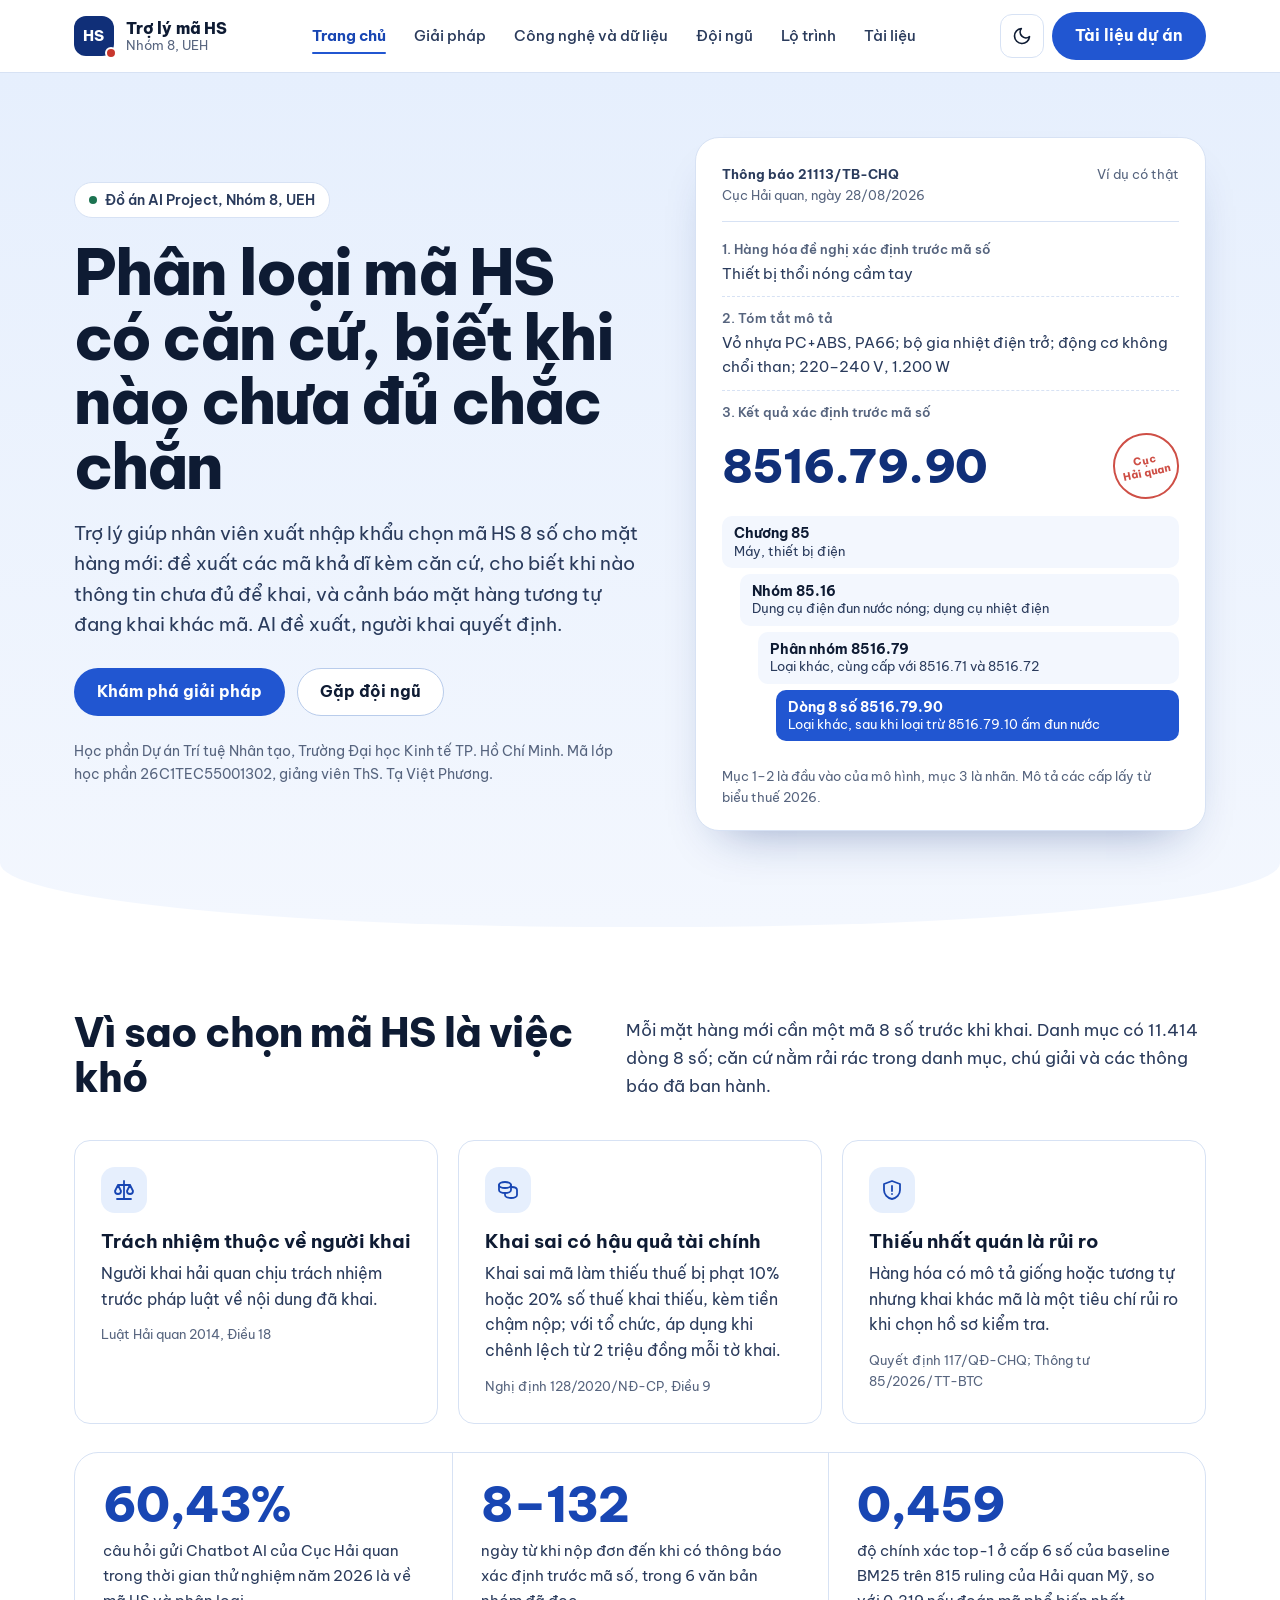
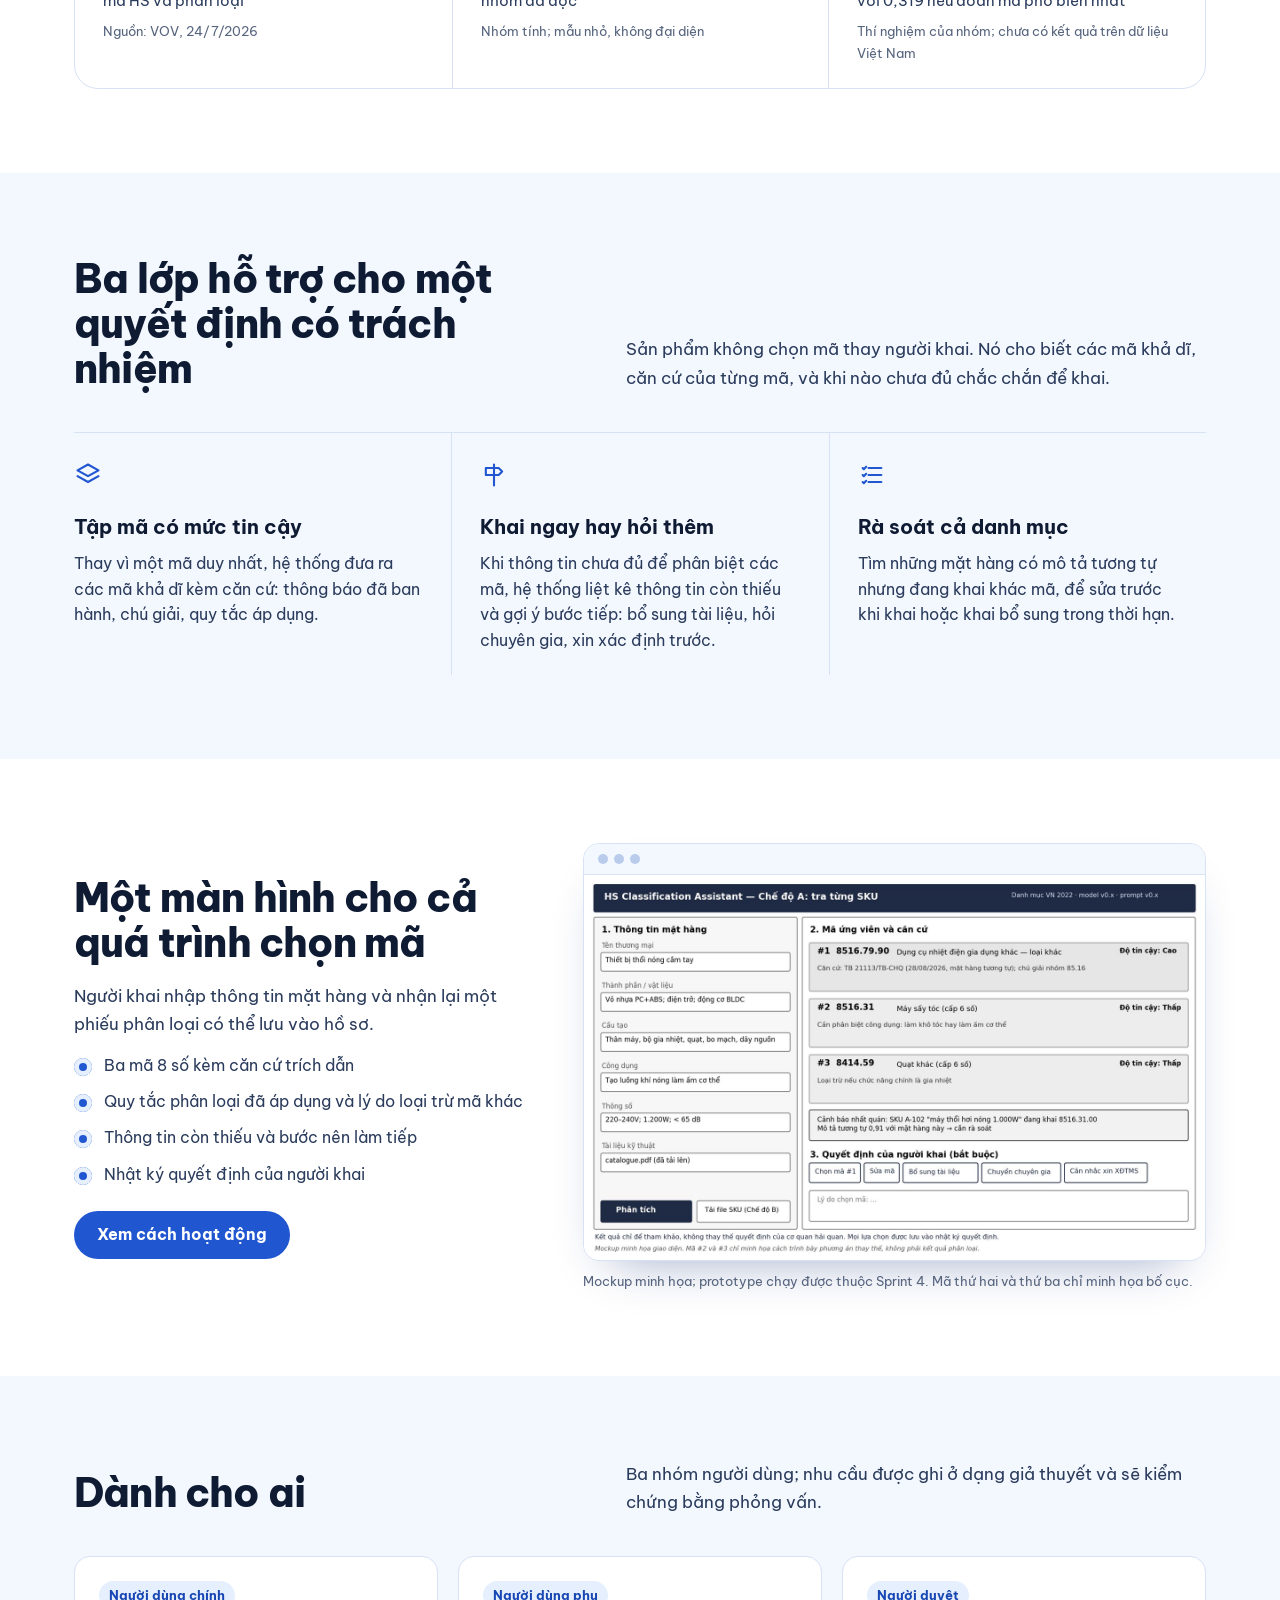
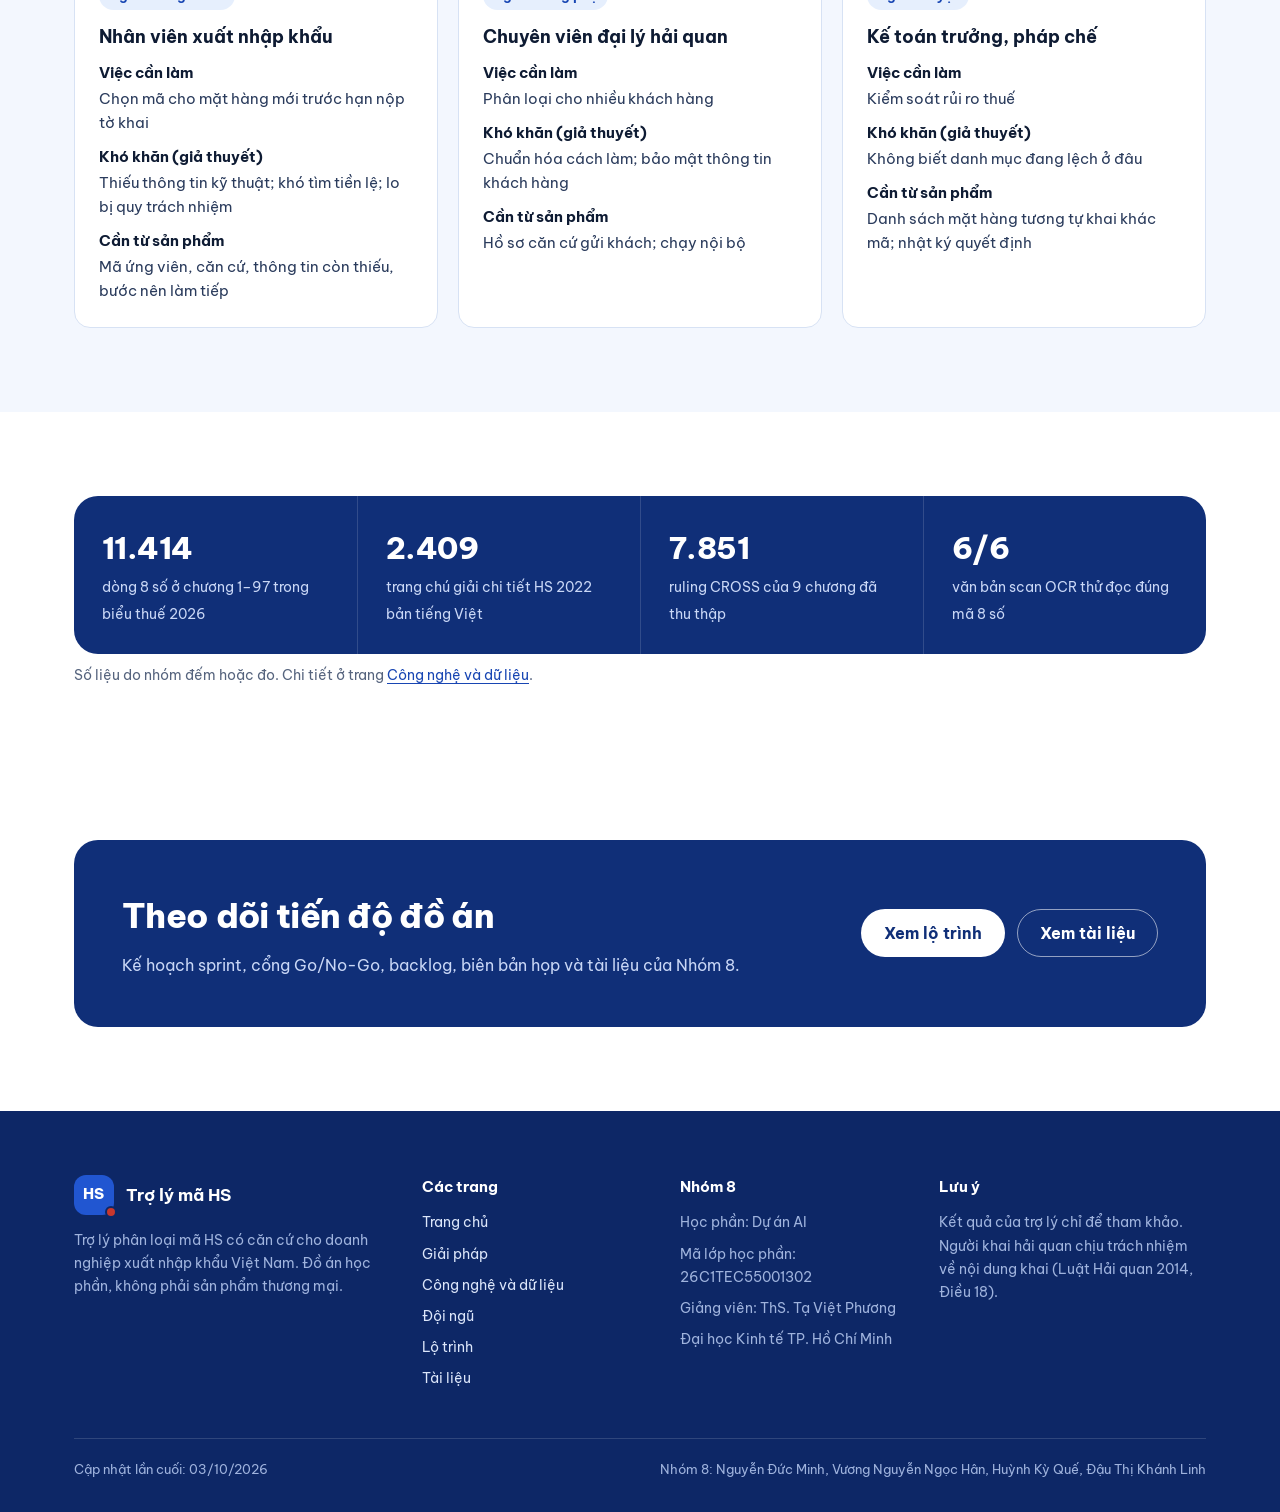
<file: docs/index.html>
<!doctype html>
<html lang="vi">
<head>
<meta charset="utf-8">
<meta name="viewport" content="width=device-width, initial-scale=1, viewport-fit=cover">
<title>Nhóm 8 – Trợ lý phân loại mã HS có căn cứ</title>
<meta name="description" content="Trợ lý phân loại mã HS có căn cứ cho doanh nghiệp xuất nhập khẩu Việt Nam. Đồ án học phần Dự án Trí tuệ Nhân tạo, Nhóm 8, UEH.">
<link rel="icon" href="data:image/svg+xml,%3Csvg xmlns='http://www.w3.org/2000/svg' viewBox='0 0 64 64'%3E%3Crect width='64' height='64' rx='16' fill='%23102F78'/%3E%3Ctext x='32' y='42' font-size='26' text-anchor='middle' fill='white' font-family='Arial' font-weight='700'%3EHS%3C/text%3E%3C/svg%3E">
<link rel="preconnect" href="https://fonts.googleapis.com">
<link rel="preconnect" href="https://fonts.gstatic.com" crossorigin>
<link href="https://fonts.googleapis.com/css2?family=Be+Vietnam+Pro:wght@400;500;600;700;800&display=swap" rel="stylesheet">
<link rel="stylesheet" href="assets/style.css">
</head>
<body>
<a class="skip" href="#noi-dung">Bỏ qua thanh điều hướng</a>
<header class="site-header"><div class="container nav-row">
 <a class="brand" href="index.html" aria-label="Trợ lý mã HS, về trang chủ"><span class="brand-mark" aria-hidden="true">HS</span><span class="brand-text"><b>Trợ lý mã HS</b><span>Nhóm 8, UEH</span></span></a>
 <nav class="main-nav" id="main-nav" aria-label="Các trang"><ul><li><a href="index.html" data-route="home" aria-current=page>Trang chủ</a></li><li><a href="giai-phap.html" data-route="giai-phap">Giải pháp</a></li><li><a href="cong-nghe.html" data-route="cong-nghe">Công nghệ và dữ liệu</a></li><li><a href="doi-ngu.html" data-route="doi-ngu">Đội ngũ</a></li><li><a href="lo-trinh.html" data-route="lo-trinh">Lộ trình</a></li><li><a href="tai-lieu.html" data-route="tai-lieu">Tài liệu</a></li></ul></nav>
 <div class="header-actions">
  <button class="icon-btn" id="theme-btn" type="button" aria-label="Đổi giao diện sáng hoặc tối"><svg width="20" height="20" viewBox="0 0 24 24" fill="none" stroke="currentColor" stroke-width="2" stroke-linecap="round" stroke-linejoin="round" aria-hidden="true"><path d="M21 12.8A9 9 0 1 1 11.2 3a7 7 0 0 0 9.8 9.8z"/></svg></button>
  <a class="btn btn-primary" href="tai-lieu.html">Tài liệu dự án</a>
  <button class="icon-btn menu-btn" id="menu-btn" type="button" aria-label="Mở menu" aria-expanded="false" aria-controls="main-nav"><svg width="22" height="22" viewBox="0 0 24 24" fill="none" stroke="currentColor" stroke-width="2" stroke-linecap="round" aria-hidden="true"><path d="M4 7h16M4 12h16M4 17h16"/></svg></button>
 </div>
</div></header>
<main id="noi-dung">
<section class="hero"><div class="container hero-grid">
 <div>
  <span class="pill"><i></i>Đồ án AI Project, Nhóm 8, UEH</span>
  <h1>Phân loại mã HS có căn cứ, biết khi nào chưa đủ chắc chắn</h1>
  <p class="lede">Trợ lý giúp nhân viên xuất nhập khẩu chọn mã HS 8 số cho mặt hàng mới: đề xuất các mã khả dĩ kèm căn cứ, cho biết khi nào thông tin chưa đủ để khai, và cảnh báo mặt hàng tương tự đang khai khác mã. AI đề xuất, người khai quyết định.</p>
  <div class="cta-row"><a class="btn btn-primary" href="giai-phap.html">Khám phá giải pháp</a><a class="btn btn-outline" href="doi-ngu.html">Gặp đội ngũ</a></div>
  <p class="hero-meta">Học phần Dự án Trí tuệ Nhân tạo, Trường Đại học Kinh tế TP. Hồ Chí Minh. Mã lớp học phần 26C1TEC55001302, giảng viên ThS. Tạ Việt Phương.</p>
 </div>
 <figure class="notice" aria-label="Ví dụ một thông báo xác định trước mã số và các cấp của mã HS">
  <div class="notice-head"><span><b>Thông báo 21113/TB-CHQ</b><br>Cục Hải quan, ngày 28/08/2026</span><span>Ví dụ có thật</span></div>
  <div class="notice-row"><small>1. Hàng hóa đề nghị xác định trước mã số</small>Thiết bị thổi nóng cầm tay</div>
  <div class="notice-row"><small>2. Tóm tắt mô tả</small>Vỏ nhựa PC+ABS, PA66; bộ gia nhiệt điện trở; động cơ không chổi than; 220–240 V, 1.200 W</div>
  <div class="notice-row" style="border-bottom:0"><small>3. Kết quả xác định trước mã số</small>
   <div class="notice-code"><strong>8516.79.90</strong><span class="seal" aria-hidden="true">Cục<br>Hải quan</span></div>
   <div class="ladder">
    <div><b>Chương 85</b>Máy, thiết bị điện</div>
    <div class="l2"><b>Nhóm 85.16</b>Dụng cụ điện đun nước nóng; dụng cụ nhiệt điện</div>
    <div class="l3"><b>Phân nhóm 8516.79</b>Loại khác, cùng cấp với 8516.71 và 8516.72</div>
    <div class="l4"><b>Dòng 8 số 8516.79.90</b>Loại khác, sau khi loại trừ 8516.79.10 ấm đun nước</div>
   </div>
  </div>
  <figcaption class="notice-cap">Mục 1–2 là đầu vào của mô hình, mục 3 là nhãn. Mô tả các cấp lấy từ biểu thuế 2026.</figcaption>
 </figure>
</div></section>

<section class="section"><div class="container">
 <div class="sec-head"><h2>Vì sao chọn mã HS là việc khó</h2><p>Mỗi mặt hàng mới cần một mã 8 số trước khi khai. Danh mục có 11.414 dòng 8 số; căn cứ nằm rải rác trong danh mục, chú giải và các thông báo đã ban hành.</p></div>
 <div class="facts"><article class="fact"><div class="ico"><svg width="24" height="24" viewBox="0 0 24 24" fill="none" stroke="currentColor" stroke-width="1.8" stroke-linecap="round" stroke-linejoin="round" aria-hidden="true"><path d="M12 3v18M5 21h14M6 7h12M6 7l-3 6a3 3 0 0 0 6 0L6 7zM18 7l-3 6a3 3 0 0 0 6 0l-3-6z"/></svg></div><h3>Trách nhiệm thuộc về người khai</h3><p>Người khai hải quan chịu trách nhiệm trước pháp luật về nội dung đã khai.</p><div class="src">Luật Hải quan 2014, Điều 18</div></article><article class="fact"><div class="ico"><svg width="24" height="24" viewBox="0 0 24 24" fill="none" stroke="currentColor" stroke-width="1.8" stroke-linecap="round" stroke-linejoin="round" aria-hidden="true"><ellipse cx="9" cy="7" rx="6" ry="3"/><path d="M3 7v5c0 1.7 2.7 3 6 3s6-1.3 6-3V7"/><path d="M9 15v2c0 1.7 2.7 3 6 3s6-1.3 6-3v-5c0-1.6-2.4-2.9-5.5-3"/></svg></div><h3>Khai sai có hậu quả tài chính</h3><p>Khai sai mã làm thiếu thuế bị phạt 10% hoặc 20% số thuế khai thiếu, kèm tiền chậm nộp; với tổ chức, áp dụng khi chênh lệch từ 2 triệu đồng mỗi tờ khai.</p><div class="src">Nghị định 128/2020/NĐ-CP, Điều 9</div></article><article class="fact"><div class="ico"><svg width="24" height="24" viewBox="0 0 24 24" fill="none" stroke="currentColor" stroke-width="1.8" stroke-linecap="round" stroke-linejoin="round" aria-hidden="true"><path d="M12 3l8 3v6c0 4.5-3.4 8.3-8 9-4.6-.7-8-4.5-8-9V6l8-3z"/><path d="M12 8v5M12 16h.01"/></svg></div><h3>Thiếu nhất quán là rủi ro</h3><p>Hàng hóa có mô tả giống hoặc tương tự nhưng khai khác mã là một tiêu chí rủi ro khi chọn hồ sơ kiểm tra.</p><div class="src">Quyết định 117/QĐ-CHQ; Thông tư 85/2026/TT-BTC</div></article></div>
 <div class="evidence">
  <div><div class="num">60,43%</div><div class="lbl">câu hỏi gửi Chatbot AI của Cục Hải quan trong thời gian thử nghiệm năm 2026 là về mã HS và phân loại</div><div class="src">Nguồn: VOV, 24/7/2026</div></div>
  <div><div class="num">8–132</div><div class="lbl">ngày từ khi nộp đơn đến khi có thông báo xác định trước mã số, trong 6 văn bản nhóm đã đọc</div><div class="src">Nhóm tính; mẫu nhỏ, không đại diện</div></div>
  <div><div class="num">0,459</div><div class="lbl">độ chính xác top-1 ở cấp 6 số của baseline BM25 trên 815 ruling của Hải quan Mỹ, so với 0,319 nếu đoán mã phổ biến nhất</div><div class="src">Thí nghiệm của nhóm; chưa có kết quả trên dữ liệu Việt Nam</div></div>
 </div>
</div></section>

<section class="section tint"><div class="container">
 <div class="sec-head"><h2>Ba lớp hỗ trợ cho một quyết định có trách nhiệm</h2><p>Sản phẩm không chọn mã thay người khai. Nó cho biết các mã khả dĩ, căn cứ của từng mã, và khi nào chưa đủ chắc chắn để khai.</p></div>
 <div class="pillars"><div class="pillar"><div class="ico"><svg width="28" height="28" viewBox="0 0 24 24" fill="none" stroke="currentColor" stroke-width="1.8" stroke-linecap="round" stroke-linejoin="round" aria-hidden="true"><path d="M12 3l9 5-9 5-9-5 9-5z"/><path d="M3 13l9 5 9-5"/></svg></div><h3>Tập mã có mức tin cậy</h3><p>Thay vì một mã duy nhất, hệ thống đưa ra các mã khả dĩ kèm căn cứ: thông báo đã ban hành, chú giải, quy tắc áp dụng.</p></div><div class="pillar"><div class="ico"><svg width="28" height="28" viewBox="0 0 24 24" fill="none" stroke="currentColor" stroke-width="1.8" stroke-linecap="round" stroke-linejoin="round" aria-hidden="true"><path d="M12 3v18M5 6h11l3 3-3 3H5V6z"/></svg></div><h3>Khai ngay hay hỏi thêm</h3><p>Khi thông tin chưa đủ để phân biệt các mã, hệ thống liệt kê thông tin còn thiếu và gợi ý bước tiếp: bổ sung tài liệu, hỏi chuyên gia, xin xác định trước.</p></div><div class="pillar"><div class="ico"><svg width="28" height="28" viewBox="0 0 24 24" fill="none" stroke="currentColor" stroke-width="1.8" stroke-linecap="round" stroke-linejoin="round" aria-hidden="true"><path d="M9 6h11M9 12h11M9 18h11M4 6l1 1 2-2M4 12l1 1 2-2M4 18l1 1 2-2"/></svg></div><h3>Rà soát cả danh mục</h3><p>Tìm những mặt hàng có mô tả tương tự nhưng đang khai khác mã, để sửa trước khi khai hoặc khai bổ sung trong thời hạn.</p></div></div>
</div></section>

<section class="section"><div class="container preview">
 <div>
  <h2 style="font-size:clamp(28px,3.3vw,40px);font-weight:800;letter-spacing:-.02em;line-height:1.12;margin-bottom:16px">Một màn hình cho cả quá trình chọn mã</h2>
  <p style="color:var(--ink-2);font-size:17px">Người khai nhập thông tin mặt hàng và nhận lại một phiếu phân loại có thể lưu vào hồ sơ.</p>
  <ul class="checklist"><li>Ba mã 8 số kèm căn cứ trích dẫn</li><li>Quy tắc phân loại đã áp dụng và lý do loại trừ mã khác</li><li>Thông tin còn thiếu và bước nên làm tiếp</li><li>Nhật ký quyết định của người khai</li></ul>
  <a class="btn btn-primary" href="giai-phap.html">Xem cách hoạt động</a>
 </div>
 <figure style="margin:0"><div class="window"><div class="window-bar"><span></span><span></span><span></span></div><img src="assets/mockup.jpg" alt="Mockup màn hình tra mã: ô nhập thông tin mặt hàng, ba mã ứng viên kèm căn cứ, cảnh báo và nút quyết định" width="1400" height="866" loading="lazy"></div>
 <figcaption class="caption">Mockup minh họa; prototype chạy được thuộc Sprint 4. Mã thứ hai và thứ ba chỉ minh họa bố cục.</figcaption></figure>
</div></section>

<section class="section tint"><div class="container">
 <div class="sec-head"><h2>Dành cho ai</h2><p>Ba nhóm người dùng; nhu cầu được ghi ở dạng giả thuyết và sẽ kiểm chứng bằng phỏng vấn.</p></div>
 <div class="personas"><article class="persona"><span class="tag">Người dùng chính</span><h3>Nhân viên xuất nhập khẩu</h3><dl><dt>Việc cần làm</dt><dd>Chọn mã cho mặt hàng mới trước hạn nộp tờ khai</dd><dt>Khó khăn (giả thuyết)</dt><dd>Thiếu thông tin kỹ thuật; khó tìm tiền lệ; lo bị quy trách nhiệm</dd><dt>Cần từ sản phẩm</dt><dd>Mã ứng viên, căn cứ, thông tin còn thiếu, bước nên làm tiếp</dd></dl></article><article class="persona"><span class="tag">Người dùng phụ</span><h3>Chuyên viên đại lý hải quan</h3><dl><dt>Việc cần làm</dt><dd>Phân loại cho nhiều khách hàng</dd><dt>Khó khăn (giả thuyết)</dt><dd>Chuẩn hóa cách làm; bảo mật thông tin khách hàng</dd><dt>Cần từ sản phẩm</dt><dd>Hồ sơ căn cứ gửi khách; chạy nội bộ</dd></dl></article><article class="persona"><span class="tag">Người duyệt</span><h3>Kế toán trưởng, pháp chế</h3><dl><dt>Việc cần làm</dt><dd>Kiểm soát rủi ro thuế</dd><dt>Khó khăn (giả thuyết)</dt><dd>Không biết danh mục đang lệch ở đâu</dd><dt>Cần từ sản phẩm</dt><dd>Danh sách mặt hàng tương tự khai khác mã; nhật ký quyết định</dd></dl></article></div>
</div></section>

<section class="section"><div class="container">
 <div class="strip">
  <div><b>11.414</b><span>dòng 8 số ở chương 1–97 trong biểu thuế 2026</span></div>
  <div><b>2.409</b><span>trang chú giải chi tiết HS 2022 bản tiếng Việt</span></div>
  <div><b>7.851</b><span>ruling CROSS của 9 chương đã thu thập</span></div>
  <div><b>6/6</b><span>văn bản scan OCR thử đọc đúng mã 8 số</span></div>
 </div>
 <p class="table-note">Số liệu do nhóm đếm hoặc đo. Chi tiết ở trang <a href="cong-nghe.html">Công nghệ và dữ liệu</a>.</p>
</div></section>

<section class="section tight"><div class="container"><div class="cta-band">
 <div><h2>Theo dõi tiến độ đồ án</h2><p>Kế hoạch sprint, cổng Go/No-Go, backlog, biên bản họp và tài liệu của Nhóm 8.</p></div>
 <div class="cta-row"><a class="btn btn-light" href="lo-trinh.html">Xem lộ trình</a><a class="btn btn-ghost-light" href="tai-lieu.html">Xem tài liệu</a></div>
</div></div></section></main>
<footer class="site-footer"><div class="container">
 <div class="footer-grid">
  <div><div class="footer-brand"><span class="brand-mark" aria-hidden="true">HS</span><b>Trợ lý mã HS</b></div><p>Trợ lý phân loại mã HS có căn cứ cho doanh nghiệp xuất nhập khẩu Việt Nam. Đồ án học phần, không phải sản phẩm thương mại.</p></div>
  <div><h2>Các trang</h2><ul><li><a href="index.html">Trang chủ</a></li><li><a href="giai-phap.html">Giải pháp</a></li><li><a href="cong-nghe.html">Công nghệ và dữ liệu</a></li><li><a href="doi-ngu.html">Đội ngũ</a></li><li><a href="lo-trinh.html">Lộ trình</a></li><li><a href="tai-lieu.html">Tài liệu</a></li></ul></div>
  <div><h2>Nhóm 8</h2><ul><li>Học phần: Dự án AI</li><li>Mã lớp học phần: 26C1TEC55001302</li><li>Giảng viên: ThS. Tạ Việt Phương</li><li>Đại học Kinh tế TP. Hồ Chí Minh</li></ul></div>
  <div><h2>Lưu ý</h2><p>Kết quả của trợ lý chỉ để tham khảo. Người khai hải quan chịu trách nhiệm về nội dung khai (Luật Hải quan 2014, Điều 18).</p></div>
 </div>
 <div class="footer-bottom"><span>Cập nhật lần cuối: 03/10/2026</span><span>Nhóm 8: Nguyễn Đức Minh, Vương Nguyễn Ngọc Hân, Huỳnh Kỳ Quế, Đậu Thị Khánh Linh</span></div>
</div></footer>
<script src="assets/app.js"></script>
</body>
</html>
</file>
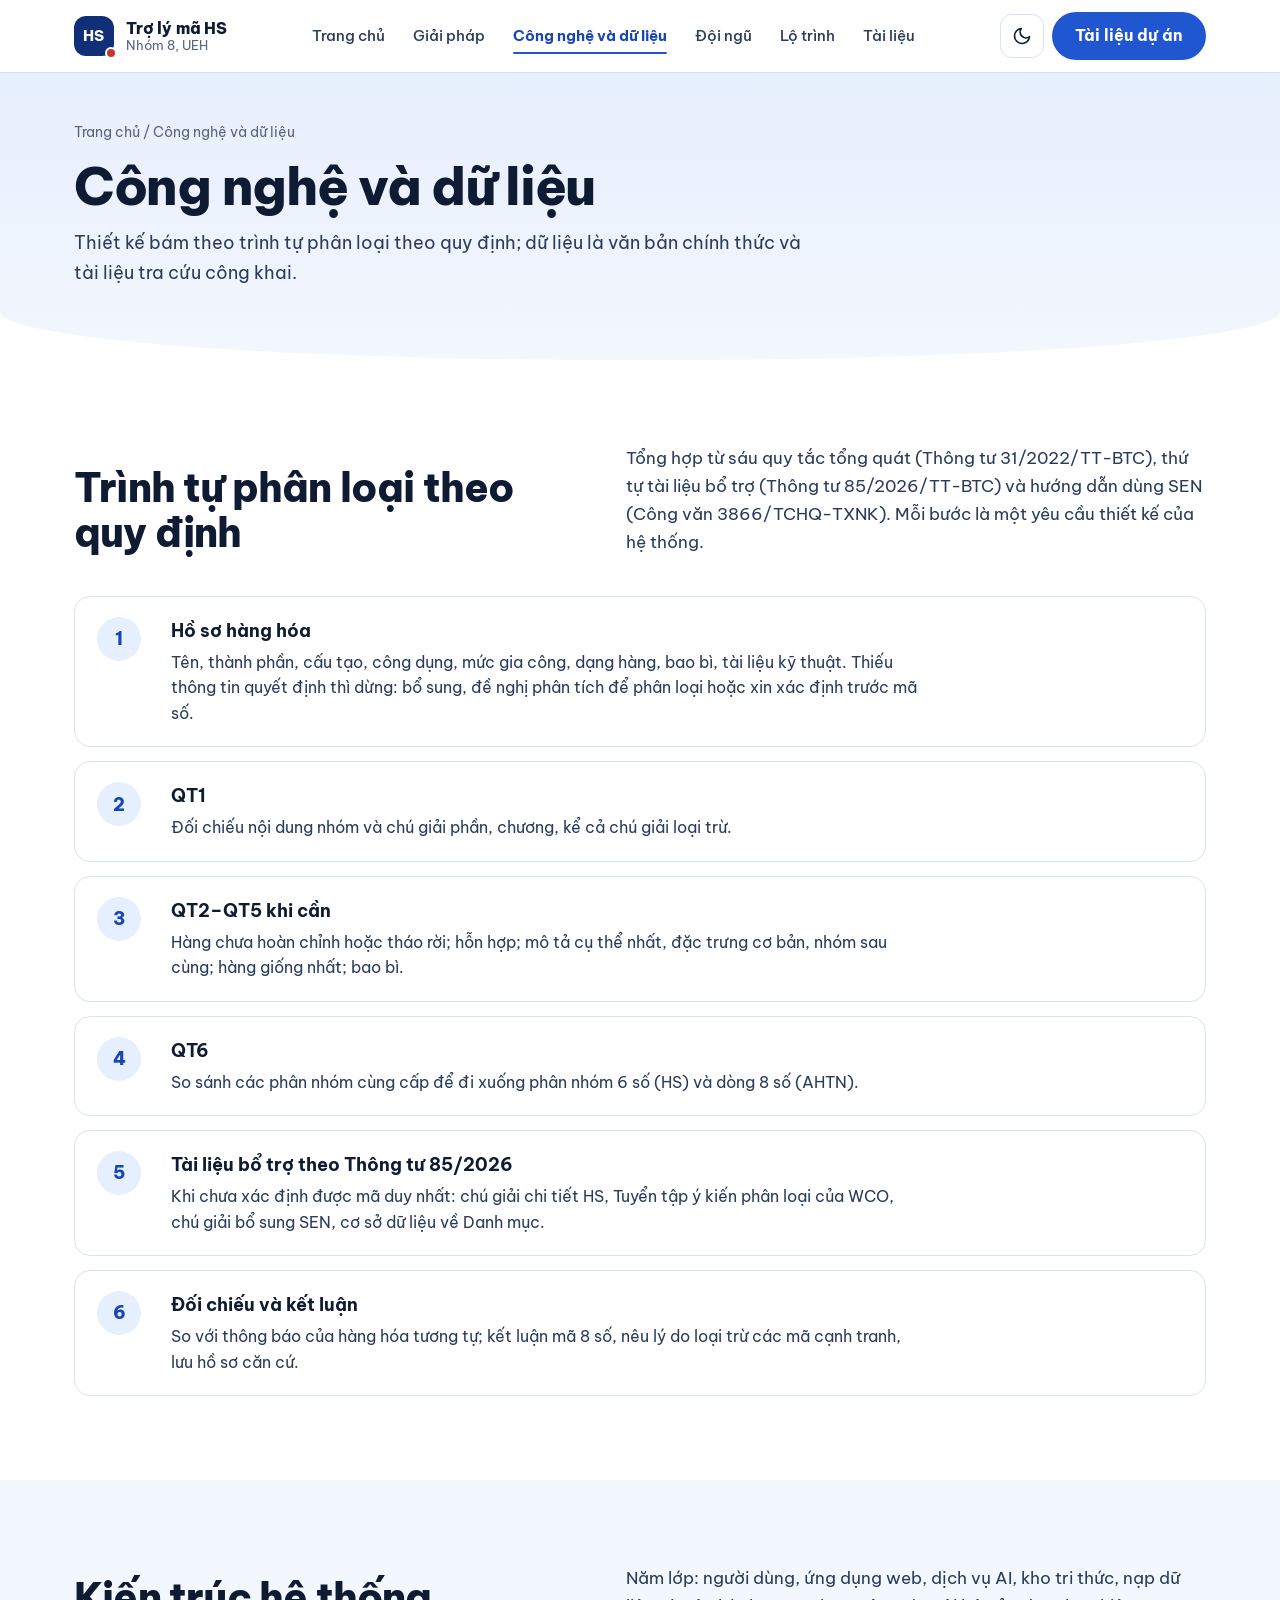
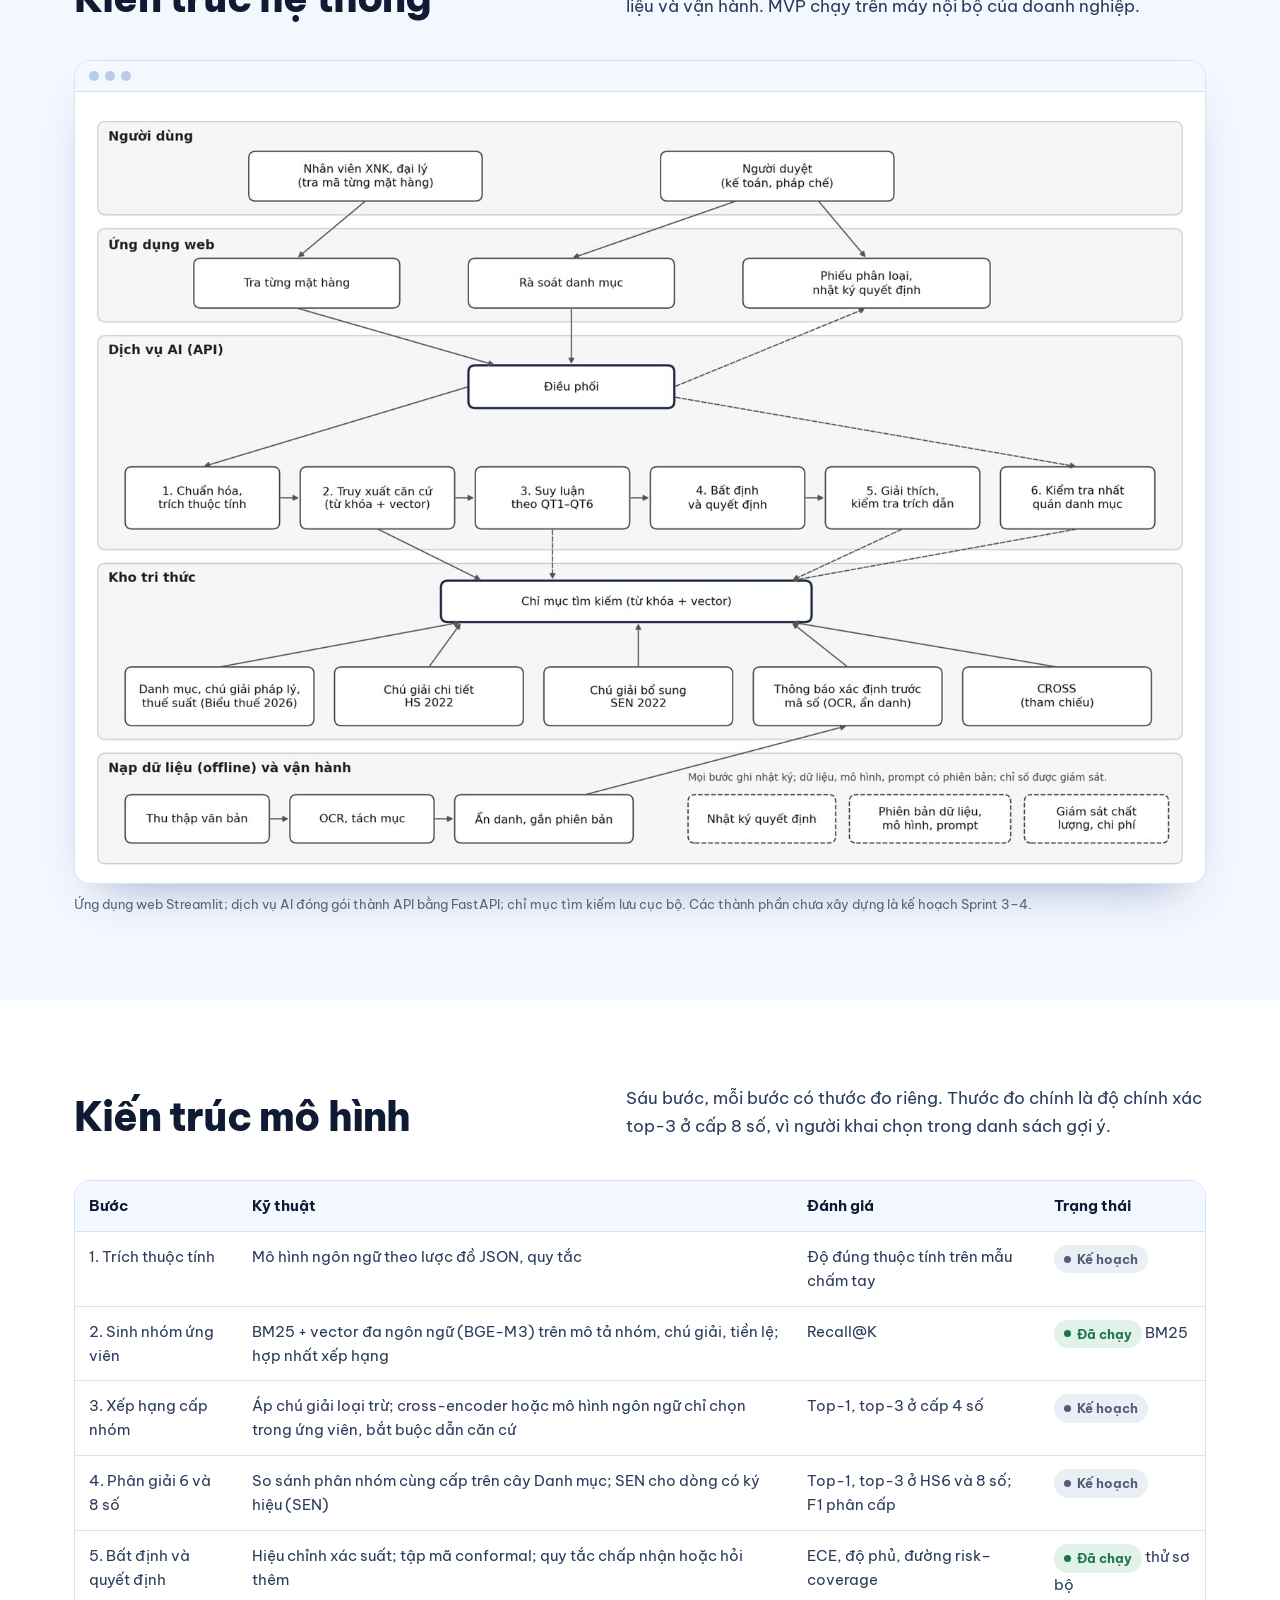
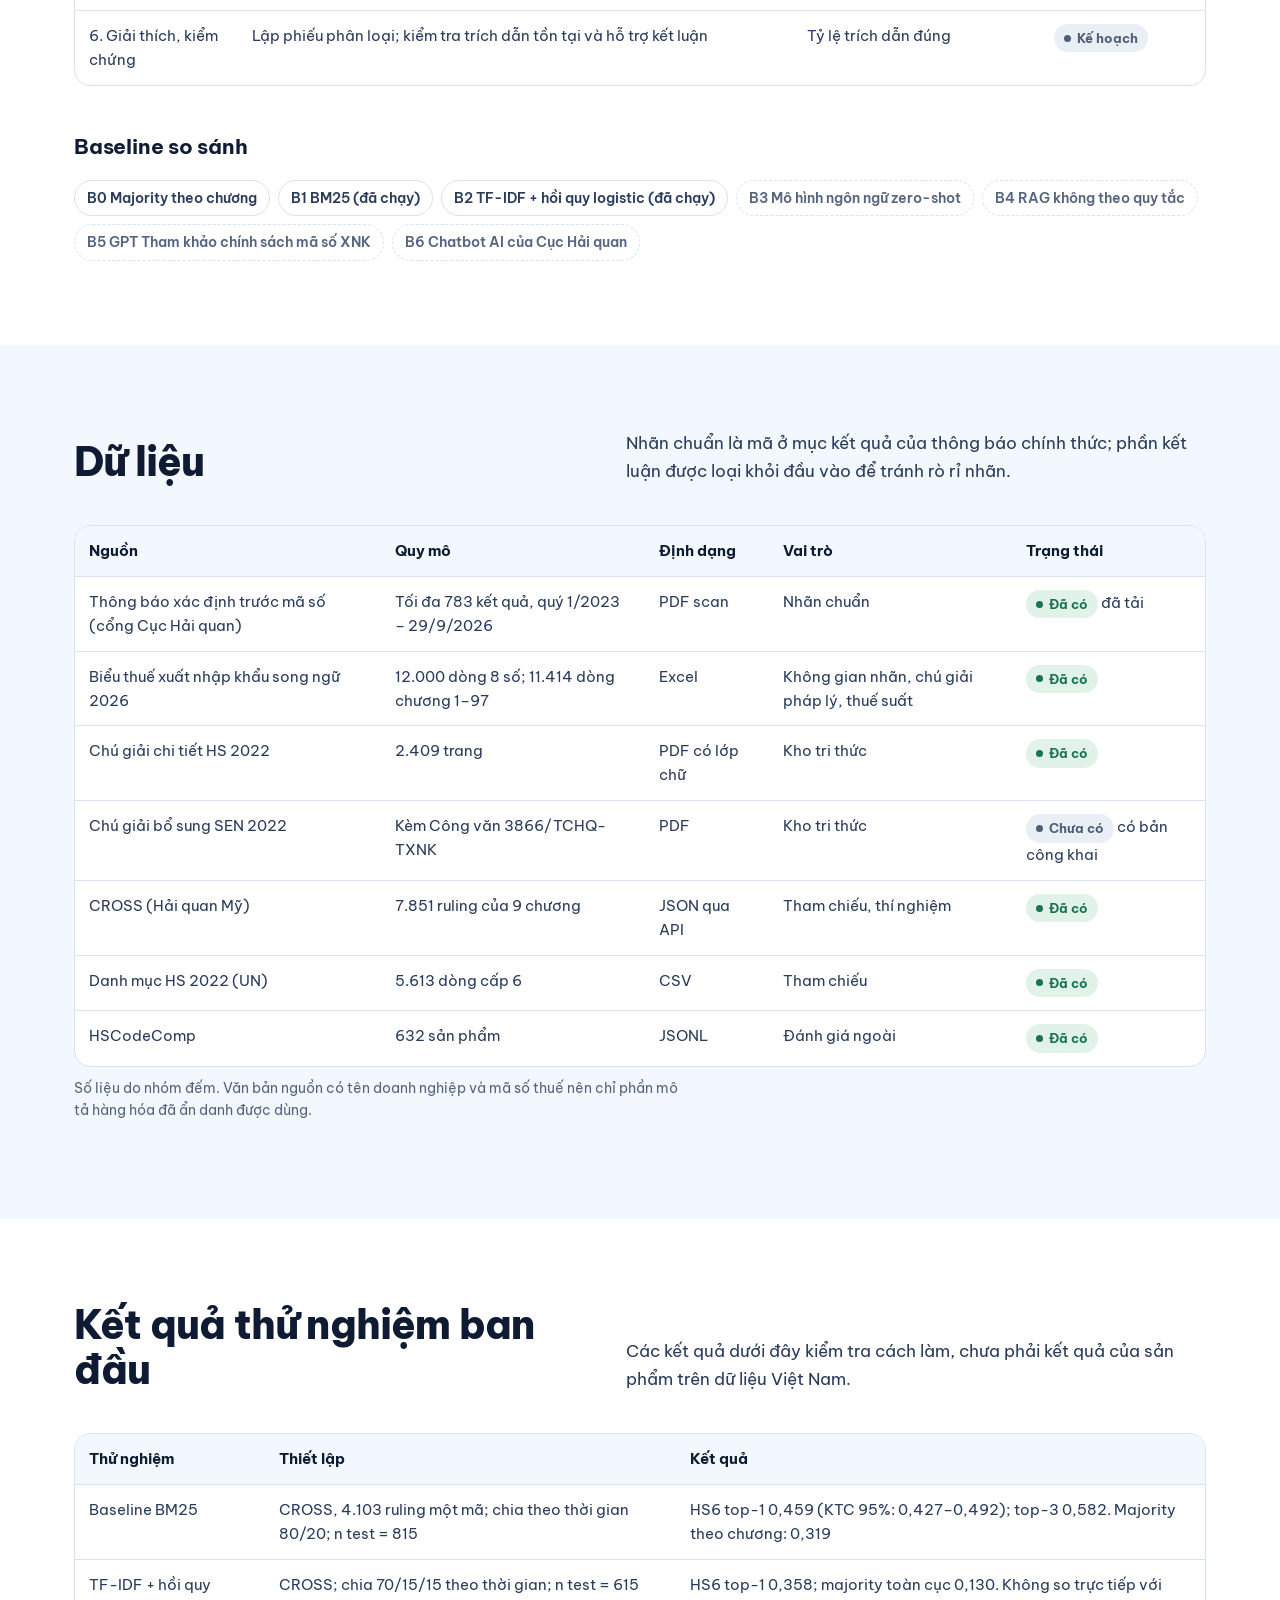
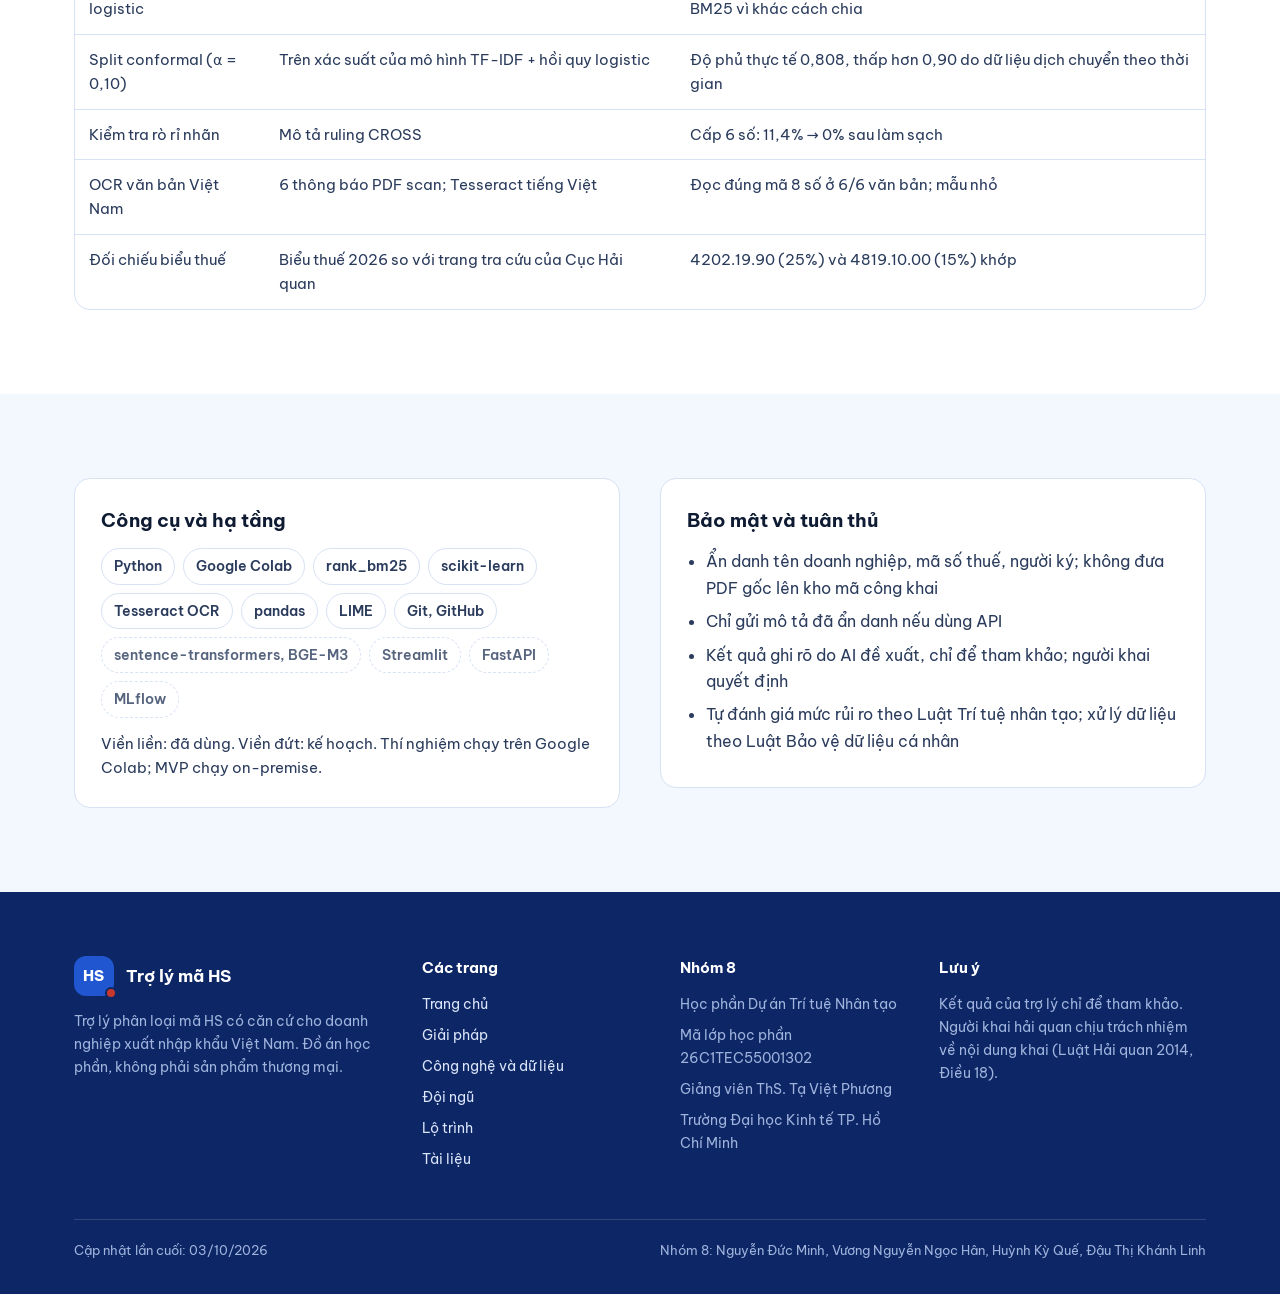
<file: docs/cong-nghe.html>
<!doctype html>
<html lang="vi">
<head>
<meta charset="utf-8">
<meta name="viewport" content="width=device-width, initial-scale=1, viewport-fit=cover">
<title>Công nghệ và dữ liệu – Trợ lý mã HS</title>
<meta name="description" content="Trợ lý phân loại mã HS có căn cứ cho doanh nghiệp xuất nhập khẩu Việt Nam. Đồ án học phần Dự án Trí tuệ Nhân tạo, Nhóm 8, UEH.">
<link rel="icon" href="data:image/svg+xml,%3Csvg xmlns='http://www.w3.org/2000/svg' viewBox='0 0 64 64'%3E%3Crect width='64' height='64' rx='16' fill='%23102F78'/%3E%3Ctext x='32' y='42' font-size='26' text-anchor='middle' fill='white' font-family='Arial' font-weight='700'%3EHS%3C/text%3E%3C/svg%3E">
<link rel="preconnect" href="https://fonts.googleapis.com">
<link rel="preconnect" href="https://fonts.gstatic.com" crossorigin>
<link href="https://fonts.googleapis.com/css2?family=Be+Vietnam+Pro:wght@400;500;600;700;800&display=swap" rel="stylesheet">
<link rel="stylesheet" href="assets/style.css">
</head>
<body>
<a class="skip" href="#noi-dung">Bỏ qua thanh điều hướng</a>
<header class="site-header"><div class="container nav-row">
 <a class="brand" href="index.html" aria-label="Trợ lý mã HS, về trang chủ"><span class="brand-mark" aria-hidden="true">HS</span><span class="brand-text"><b>Trợ lý mã HS</b><span>Nhóm 8, UEH</span></span></a>
 <nav class="main-nav" id="main-nav" aria-label="Các trang"><ul><li><a href="index.html" data-route="home">Trang chủ</a></li><li><a href="giai-phap.html" data-route="giai-phap">Giải pháp</a></li><li><a href="cong-nghe.html" data-route="cong-nghe" aria-current=page>Công nghệ và dữ liệu</a></li><li><a href="doi-ngu.html" data-route="doi-ngu">Đội ngũ</a></li><li><a href="lo-trinh.html" data-route="lo-trinh">Lộ trình</a></li><li><a href="tai-lieu.html" data-route="tai-lieu">Tài liệu</a></li></ul></nav>
 <div class="header-actions">
  <button class="icon-btn" id="theme-btn" type="button" aria-label="Đổi giao diện sáng hoặc tối"><svg width="20" height="20" viewBox="0 0 24 24" fill="none" stroke="currentColor" stroke-width="2" stroke-linecap="round" stroke-linejoin="round" aria-hidden="true"><path d="M21 12.8A9 9 0 1 1 11.2 3a7 7 0 0 0 9.8 9.8z"/></svg></button>
  <a class="btn btn-primary" href="tai-lieu.html">Tài liệu dự án</a>
  <button class="icon-btn menu-btn" id="menu-btn" type="button" aria-label="Mở menu" aria-expanded="false" aria-controls="main-nav"><svg width="22" height="22" viewBox="0 0 24 24" fill="none" stroke="currentColor" stroke-width="2" stroke-linecap="round" aria-hidden="true"><path d="M4 7h16M4 12h16M4 17h16"/></svg></button>
 </div>
</div></header>
<main id="noi-dung"><section class="page-hero"><div class="container">
<nav class="crumbs" aria-label="Vị trí trang"><a href="index.html">Trang chủ</a> / <span aria-current="page">Công nghệ và dữ liệu</span></nav>
<h1>Công nghệ và dữ liệu</h1><p>Thiết kế bám theo trình tự phân loại theo quy định; dữ liệu là văn bản chính thức và tài liệu tra cứu công khai.</p></div></section>
<section class="section"><div class="container">
 <div class="sec-head"><h2>Trình tự phân loại theo quy định</h2><p>Tổng hợp từ sáu quy tắc tổng quát (Thông tư 31/2022/TT-BTC), thứ tự tài liệu bổ trợ (Thông tư 85/2026/TT-BTC) và hướng dẫn dùng SEN (Công văn 3866/TCHQ-TXNK). Mỗi bước là một yêu cầu thiết kế của hệ thống.</p></div>
 <ol class="steps"><li><div><h3>Hồ sơ hàng hóa</h3><p>Tên, thành phần, cấu tạo, công dụng, mức gia công, dạng hàng, bao bì, tài liệu kỹ thuật. Thiếu thông tin quyết định thì dừng: bổ sung, đề nghị phân tích để phân loại hoặc xin xác định trước mã số.</p></div></li><li><div><h3>QT1</h3><p>Đối chiếu nội dung nhóm và chú giải phần, chương, kể cả chú giải loại trừ.</p></div></li><li><div><h3>QT2–QT5 khi cần</h3><p>Hàng chưa hoàn chỉnh hoặc tháo rời; hỗn hợp; mô tả cụ thể nhất, đặc trưng cơ bản, nhóm sau cùng; hàng giống nhất; bao bì.</p></div></li><li><div><h3>QT6</h3><p>So sánh các phân nhóm cùng cấp để đi xuống phân nhóm 6 số (HS) và dòng 8 số (AHTN).</p></div></li><li><div><h3>Tài liệu bổ trợ theo Thông tư 85/2026</h3><p>Khi chưa xác định được mã duy nhất: chú giải chi tiết HS, Tuyển tập ý kiến phân loại của WCO, chú giải bổ sung SEN, cơ sở dữ liệu về Danh mục.</p></div></li><li><div><h3>Đối chiếu và kết luận</h3><p>So với thông báo của hàng hóa tương tự; kết luận mã 8 số, nêu lý do loại trừ các mã cạnh tranh, lưu hồ sơ căn cứ.</p></div></li></ol>
</div></section>

<section class="section tint"><div class="container">
 <div class="sec-head"><h2>Kiến trúc hệ thống</h2><p>Năm lớp: người dùng, ứng dụng web, dịch vụ AI, kho tri thức, nạp dữ liệu và vận hành. MVP chạy trên máy nội bộ của doanh nghiệp.</p></div>
 <figure style="margin:0"><div class="window"><div class="window-bar"><span></span><span></span><span></span></div><img src="assets/he-thong.jpg" alt="Sơ đồ kiến trúc hệ thống: người dùng, ứng dụng web, sáu dịch vụ AI, kho tri thức, nạp dữ liệu và vận hành" width="1600" height="1120" loading="lazy"></div>
 <figcaption class="caption">Ứng dụng web Streamlit; dịch vụ AI đóng gói thành API bằng FastAPI; chỉ mục tìm kiếm lưu cục bộ. Các thành phần chưa xây dựng là kế hoạch Sprint 3–4.</figcaption></figure>
</div></section>

<section class="section"><div class="container">
 <div class="sec-head"><h2>Kiến trúc mô hình</h2><p>Sáu bước, mỗi bước có thước đo riêng. Thước đo chính là độ chính xác top-3 ở cấp 8 số, vì người khai chọn trong danh sách gợi ý.</p></div>
 <div class="table-wrap "><table><thead><tr><th>Bước</th><th>Kỹ thuật</th><th>Đánh giá</th><th>Trạng thái</th></tr></thead><tbody><tr><td>1. Trích thuộc tính</td><td>Mô hình ngôn ngữ theo lược đồ JSON, quy tắc</td><td>Độ đúng thuộc tính trên mẫu chấm tay</td><td><span class="badge todo">Kế hoạch</span></td></tr><tr><td>2. Sinh nhóm ứng viên</td><td>BM25 + vector đa ngôn ngữ (BGE-M3) trên mô tả nhóm, chú giải, tiền lệ; hợp nhất xếp hạng</td><td>Recall@K</td><td><span class="badge done">Đã chạy</span> BM25</td></tr><tr><td>3. Xếp hạng cấp nhóm</td><td>Áp chú giải loại trừ; cross-encoder hoặc mô hình ngôn ngữ chỉ chọn trong ứng viên, bắt buộc dẫn căn cứ</td><td>Top-1, top-3 ở cấp 4 số</td><td><span class="badge todo">Kế hoạch</span></td></tr><tr><td>4. Phân giải 6 và 8 số</td><td>So sánh phân nhóm cùng cấp trên cây Danh mục; SEN cho dòng có ký hiệu (SEN)</td><td>Top-1, top-3 ở HS6 và 8 số; F1 phân cấp</td><td><span class="badge todo">Kế hoạch</span></td></tr><tr><td>5. Bất định và quyết định</td><td>Hiệu chỉnh xác suất; tập mã conformal; quy tắc chấp nhận hoặc hỏi thêm</td><td>ECE, độ phủ, đường risk–coverage</td><td><span class="badge done">Đã chạy</span> thử sơ bộ</td></tr><tr><td>6. Giải thích, kiểm chứng</td><td>Lập phiếu phân loại; kiểm tra trích dẫn tồn tại và hỗ trợ kết luận</td><td>Tỷ lệ trích dẫn đúng</td><td><span class="badge todo">Kế hoạch</span></td></tr></tbody></table></div>
 <h3 class="sub">Baseline so sánh</h3>
 <div class="chips"><span>B0 Majority theo chương</span><span>B1 BM25 (đã chạy)</span><span>B2 TF-IDF + hồi quy logistic (đã chạy)</span><span class="plan">B3 Mô hình ngôn ngữ zero-shot</span><span class="plan">B4 RAG không theo quy tắc</span><span class="plan">B5 GPT Tham khảo chính sách mã số XNK</span><span class="plan">B6 Chatbot AI của Cục Hải quan</span></div>
</div></section>

<section class="section tint"><div class="container">
 <div class="sec-head"><h2>Dữ liệu</h2><p>Nhãn chuẩn là mã ở mục kết quả của thông báo chính thức; phần kết luận được loại khỏi đầu vào để tránh rò rỉ nhãn.</p></div>
 <div class="table-wrap "><table><thead><tr><th>Nguồn</th><th>Quy mô</th><th>Định dạng</th><th>Vai trò</th><th>Trạng thái</th></tr></thead><tbody><tr><td>Thông báo xác định trước mã số (cổng Cục Hải quan)</td><td>Tối đa 783 kết quả, quý 1/2023 – 29/9/2026</td><td>PDF scan</td><td>Nhãn chuẩn</td><td><span class="badge done">Đã có</span> đã tải</td></tr><tr><td>Biểu thuế xuất nhập khẩu song ngữ 2026</td><td>12.000 dòng 8 số; 11.414 dòng chương 1–97</td><td>Excel</td><td>Không gian nhãn, chú giải pháp lý, thuế suất</td><td><span class="badge done">Đã có</span></td></tr><tr><td>Chú giải chi tiết HS 2022</td><td>2.409 trang</td><td>PDF có lớp chữ</td><td>Kho tri thức</td><td><span class="badge done">Đã có</span></td></tr><tr><td>Chú giải bổ sung SEN 2022</td><td>Kèm Công văn 3866/TCHQ-TXNK</td><td>PDF</td><td>Kho tri thức</td><td><span class="badge todo">Chưa có</span> có bản công khai</td></tr><tr><td>CROSS (Hải quan Mỹ)</td><td>7.851 ruling của 9 chương</td><td>JSON qua API</td><td>Tham chiếu, thí nghiệm</td><td><span class="badge done">Đã có</span></td></tr><tr><td>Danh mục HS 2022 (UN)</td><td>5.613 dòng cấp 6</td><td>CSV</td><td>Tham chiếu</td><td><span class="badge done">Đã có</span></td></tr><tr><td>HSCodeComp</td><td>632 sản phẩm</td><td>JSONL</td><td>Đánh giá ngoài</td><td><span class="badge done">Đã có</span></td></tr></tbody></table></div>
 <p class="table-note">Số liệu do nhóm đếm. Văn bản nguồn có tên doanh nghiệp và mã số thuế nên chỉ phần mô tả hàng hóa đã ẩn danh được dùng.</p>
</div></section>

<section class="section"><div class="container">
 <div class="sec-head"><h2>Kết quả thử nghiệm ban đầu</h2><p>Các kết quả dưới đây kiểm tra cách làm, chưa phải kết quả của sản phẩm trên dữ liệu Việt Nam.</p></div>
 <div class="table-wrap "><table><thead><tr><th>Thử nghiệm</th><th>Thiết lập</th><th>Kết quả</th></tr></thead><tbody><tr><td>Baseline BM25</td><td>CROSS, 4.103 ruling một mã; chia theo thời gian 80/20; n test = 815</td><td>HS6 top-1 0,459 (KTC 95%: 0,427–0,492); top-3 0,582. Majority theo chương: 0,319</td></tr><tr><td>TF-IDF + hồi quy logistic</td><td>CROSS; chia 70/15/15 theo thời gian; n test = 615</td><td>HS6 top-1 0,358; majority toàn cục 0,130. Không so trực tiếp với BM25 vì khác cách chia</td></tr><tr><td>Split conformal (α = 0,10)</td><td>Trên xác suất của mô hình TF-IDF + hồi quy logistic</td><td>Độ phủ thực tế 0,808, thấp hơn 0,90 do dữ liệu dịch chuyển theo thời gian</td></tr><tr><td>Kiểm tra rò rỉ nhãn</td><td>Mô tả ruling CROSS</td><td>Cấp 6 số: 11,4% → 0% sau làm sạch</td></tr><tr><td>OCR văn bản Việt Nam</td><td>6 thông báo PDF scan; Tesseract tiếng Việt</td><td>Đọc đúng mã 8 số ở 6/6 văn bản; mẫu nhỏ</td></tr><tr><td>Đối chiếu biểu thuế</td><td>Biểu thuế 2026 so với trang tra cứu của Cục Hải quan</td><td>4202.19.90 (25%) và 4819.10.00 (15%) khớp</td></tr></tbody></table></div>
</div></section>

<section class="section tint"><div class="container split">
 <div class="panel"><h3>Công cụ và hạ tầng</h3>
  <div class="chips" style="margin-bottom:14px"><span>Python</span><span>Google Colab</span><span>rank_bm25</span><span>scikit-learn</span><span>Tesseract OCR</span><span>pandas</span><span>LIME</span><span>Git, GitHub</span><span class="plan">sentence-transformers, BGE-M3</span><span class="plan">Streamlit</span><span class="plan">FastAPI</span><span class="plan">MLflow</span></div>
  <p style="margin:0;color:var(--ink-2);font-size:15px">Viền liền: đã dùng. Viền đứt: kế hoạch. Thí nghiệm chạy trên Google Colab; MVP chạy on-premise.</p></div>
 <div class="panel"><h3>Bảo mật và tuân thủ</h3><ul><li>Ẩn danh tên doanh nghiệp, mã số thuế, người ký; không đưa PDF gốc lên kho mã công khai</li><li>Chỉ gửi mô tả đã ẩn danh nếu dùng API</li><li>Kết quả ghi rõ do AI đề xuất, chỉ để tham khảo; người khai quyết định</li><li>Tự đánh giá mức rủi ro theo Luật Trí tuệ nhân tạo; xử lý dữ liệu theo Luật Bảo vệ dữ liệu cá nhân</li></ul></div>
</div></section></main>
<footer class="site-footer"><div class="container">
 <div class="footer-grid">
  <div><div class="footer-brand"><span class="brand-mark" aria-hidden="true">HS</span><b>Trợ lý mã HS</b></div><p>Trợ lý phân loại mã HS có căn cứ cho doanh nghiệp xuất nhập khẩu Việt Nam. Đồ án học phần, không phải sản phẩm thương mại.</p></div>
  <div><h2>Các trang</h2><ul><li><a href="index.html">Trang chủ</a></li><li><a href="giai-phap.html">Giải pháp</a></li><li><a href="cong-nghe.html">Công nghệ và dữ liệu</a></li><li><a href="doi-ngu.html">Đội ngũ</a></li><li><a href="lo-trinh.html">Lộ trình</a></li><li><a href="tai-lieu.html">Tài liệu</a></li></ul></div>
  <div><h2>Nhóm 8</h2><ul><li>Học phần Dự án Trí tuệ Nhân tạo</li><li>Mã lớp học phần 26C1TEC55001302</li><li>Giảng viên ThS. Tạ Việt Phương</li><li>Trường Đại học Kinh tế TP. Hồ Chí Minh</li></ul></div>
  <div><h2>Lưu ý</h2><p>Kết quả của trợ lý chỉ để tham khảo. Người khai hải quan chịu trách nhiệm về nội dung khai (Luật Hải quan 2014, Điều 18).</p></div>
 </div>
 <div class="footer-bottom"><span>Cập nhật lần cuối: 03/10/2026</span><span>Nhóm 8: Nguyễn Đức Minh, Vương Nguyễn Ngọc Hân, Huỳnh Kỳ Quế, Đậu Thị Khánh Linh</span></div>
</div></footer>
<script src="assets/app.js"></script>
</body>
</html>
</file>
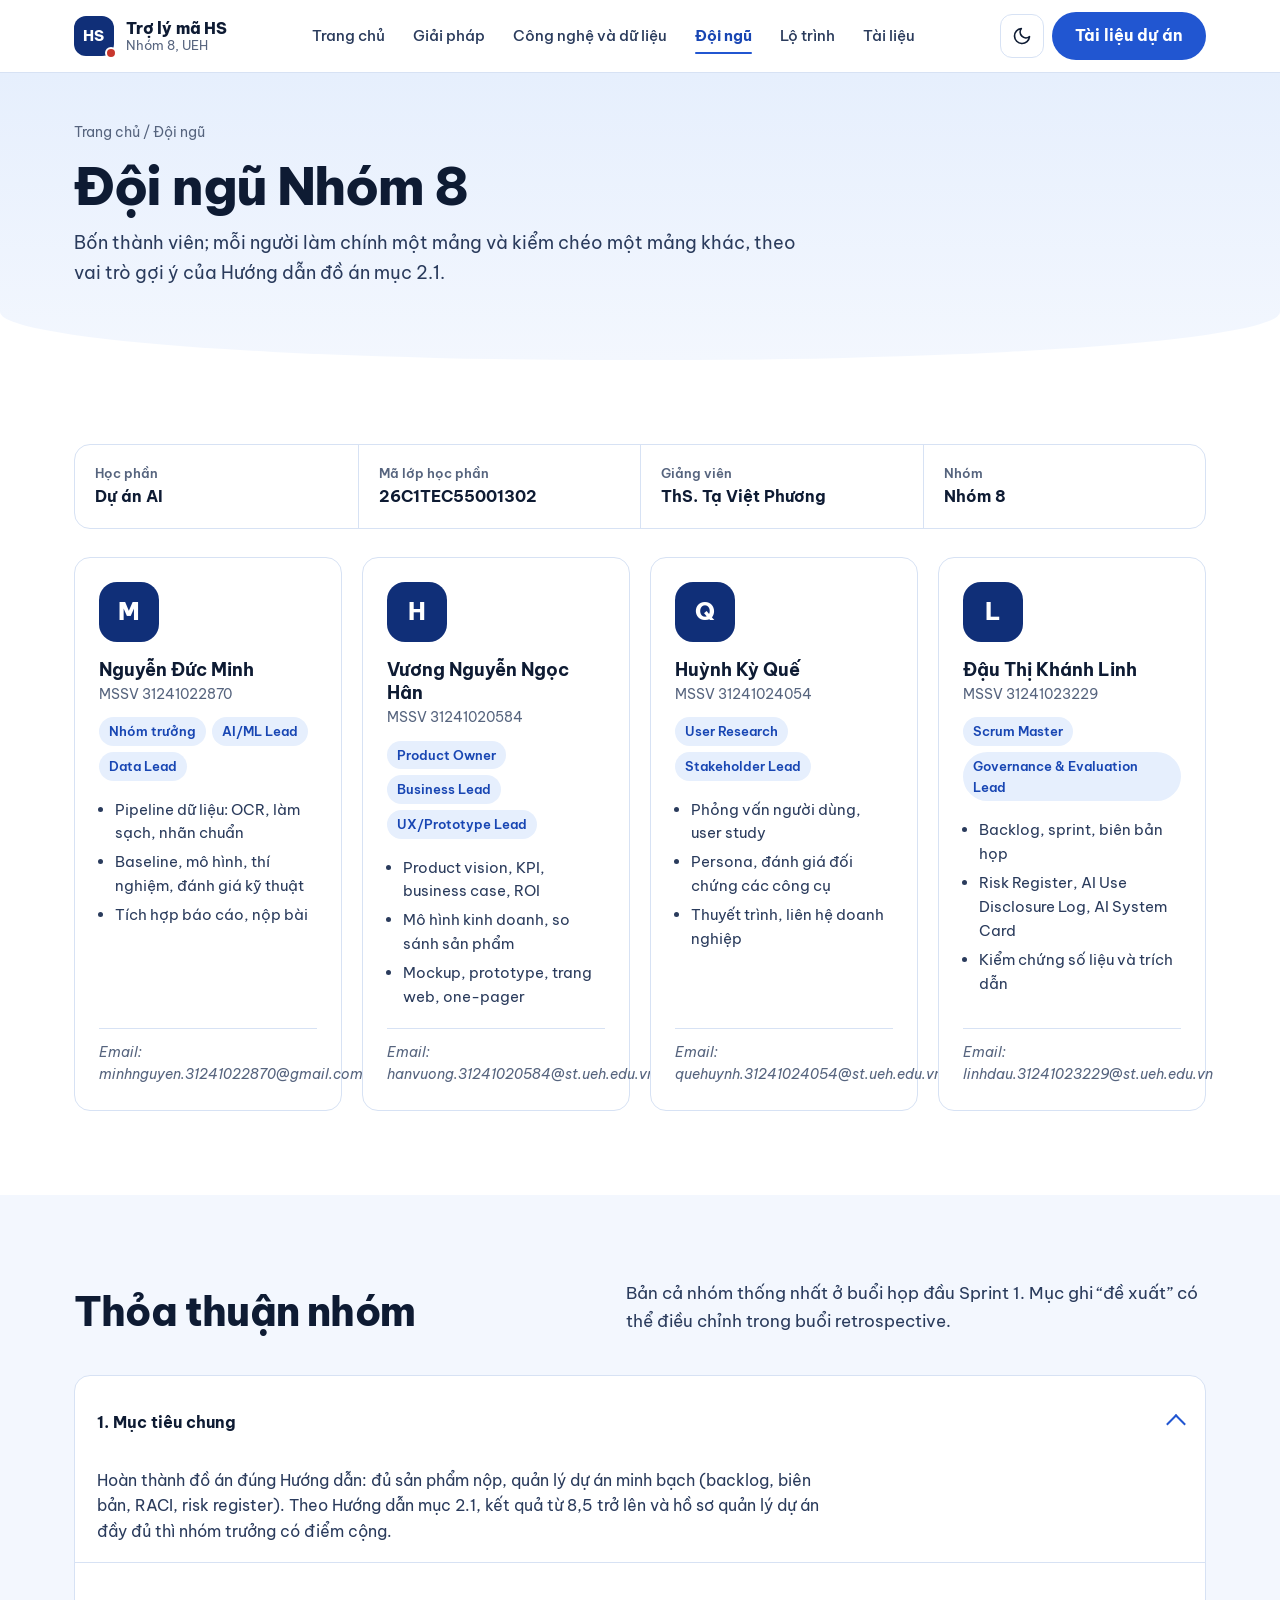
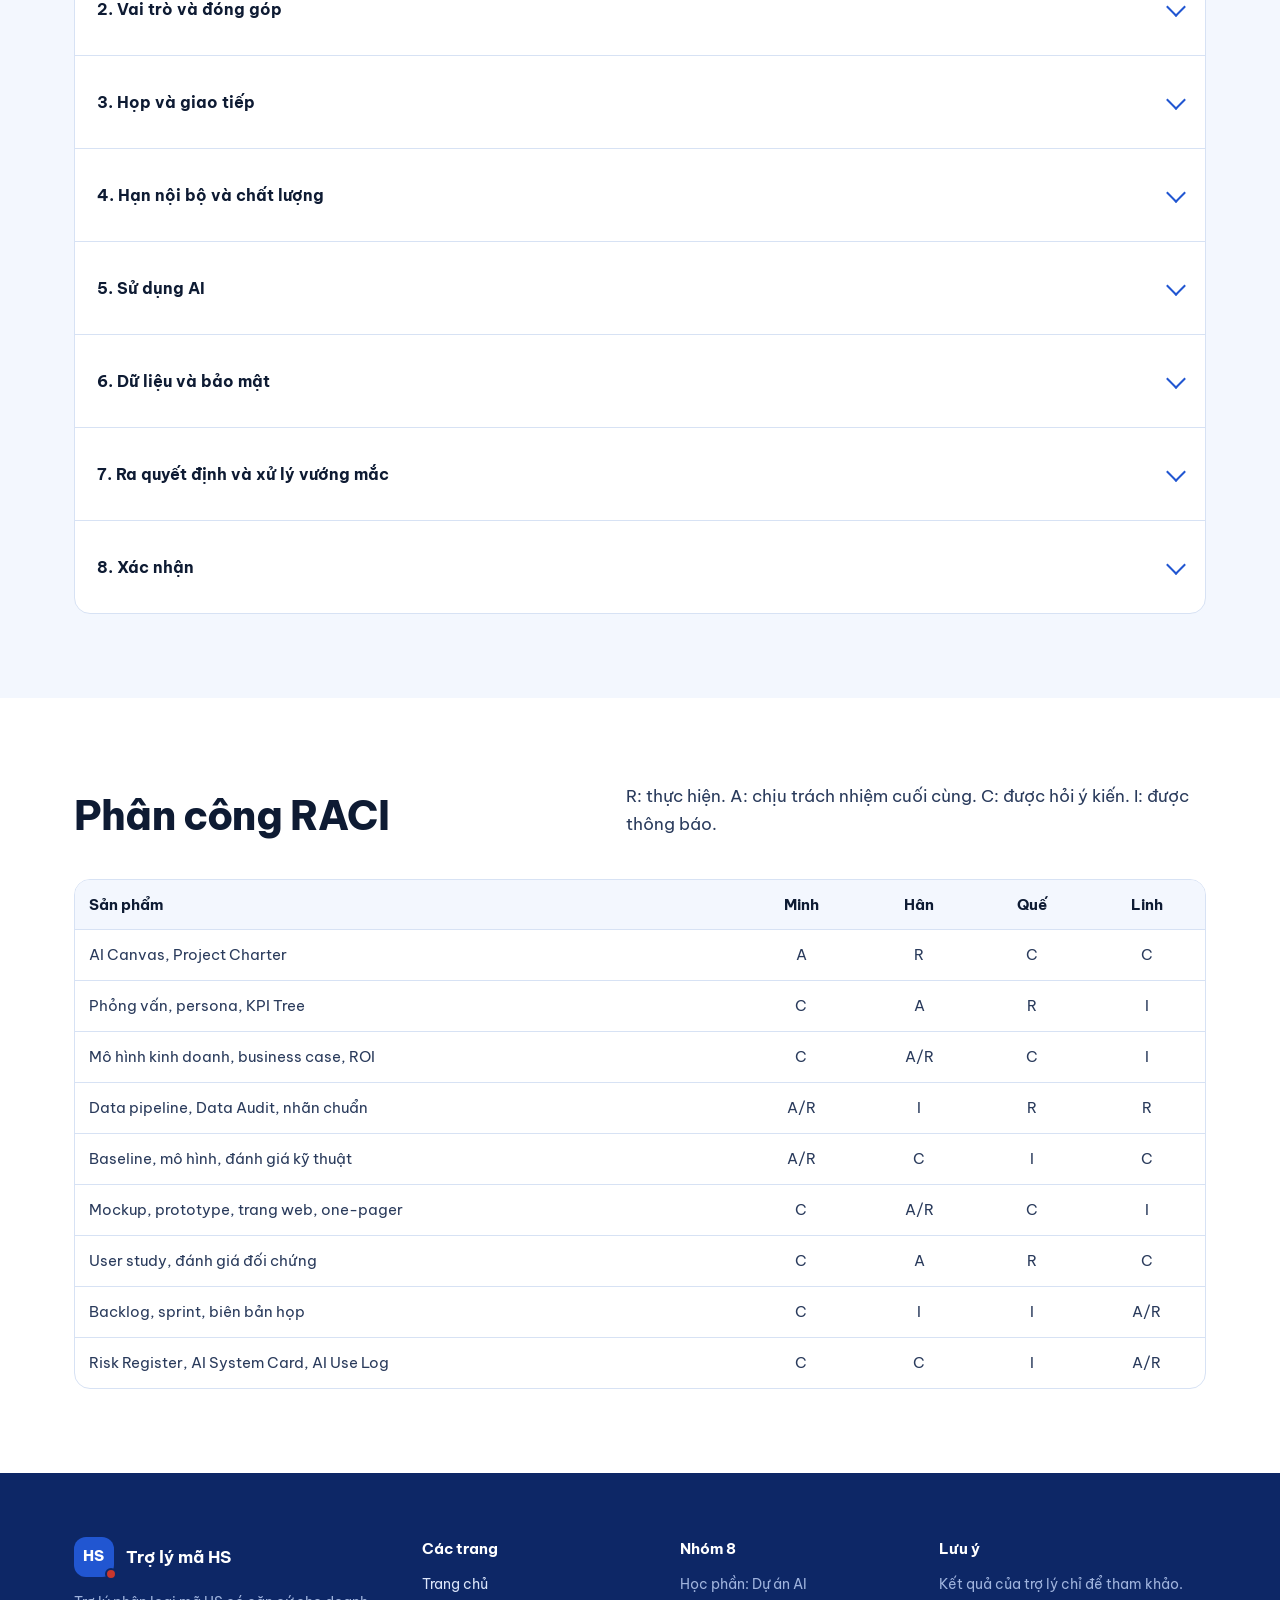
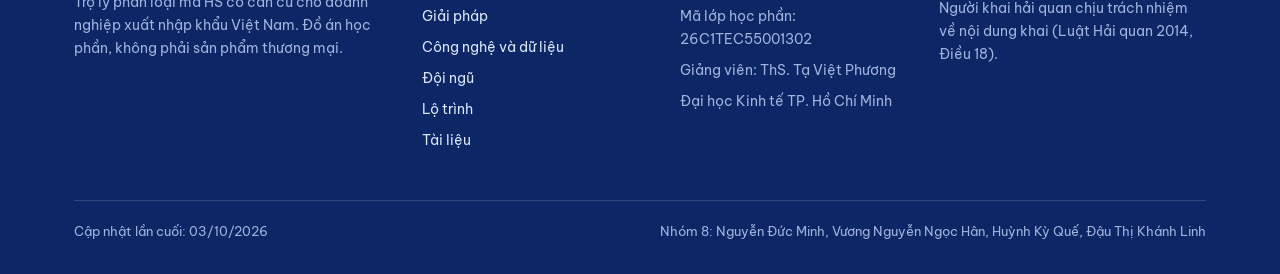
<file: docs/doi-ngu.html>
<!doctype html>
<html lang="vi">
<head>
<meta charset="utf-8">
<meta name="viewport" content="width=device-width, initial-scale=1, viewport-fit=cover">
<title>Đội ngũ Nhóm 8 – Trợ lý mã HS</title>
<meta name="description" content="Trợ lý phân loại mã HS có căn cứ cho doanh nghiệp xuất nhập khẩu Việt Nam. Đồ án học phần Dự án Trí tuệ Nhân tạo, Nhóm 8, UEH.">
<link rel="icon" href="data:image/svg+xml,%3Csvg xmlns='http://www.w3.org/2000/svg' viewBox='0 0 64 64'%3E%3Crect width='64' height='64' rx='16' fill='%23102F78'/%3E%3Ctext x='32' y='42' font-size='26' text-anchor='middle' fill='white' font-family='Arial' font-weight='700'%3EHS%3C/text%3E%3C/svg%3E">
<link rel="preconnect" href="https://fonts.googleapis.com">
<link rel="preconnect" href="https://fonts.gstatic.com" crossorigin>
<link href="https://fonts.googleapis.com/css2?family=Be+Vietnam+Pro:wght@400;500;600;700;800&display=swap" rel="stylesheet">
<link rel="stylesheet" href="assets/style.css">
</head>
<body>
<a class="skip" href="#noi-dung">Bỏ qua thanh điều hướng</a>
<header class="site-header"><div class="container nav-row">
 <a class="brand" href="index.html" aria-label="Trợ lý mã HS, về trang chủ"><span class="brand-mark" aria-hidden="true">HS</span><span class="brand-text"><b>Trợ lý mã HS</b><span>Nhóm 8, UEH</span></span></a>
 <nav class="main-nav" id="main-nav" aria-label="Các trang"><ul><li><a href="index.html" data-route="home">Trang chủ</a></li><li><a href="giai-phap.html" data-route="giai-phap">Giải pháp</a></li><li><a href="cong-nghe.html" data-route="cong-nghe">Công nghệ và dữ liệu</a></li><li><a href="doi-ngu.html" data-route="doi-ngu" aria-current=page>Đội ngũ</a></li><li><a href="lo-trinh.html" data-route="lo-trinh">Lộ trình</a></li><li><a href="tai-lieu.html" data-route="tai-lieu">Tài liệu</a></li></ul></nav>
 <div class="header-actions">
  <button class="icon-btn" id="theme-btn" type="button" aria-label="Đổi giao diện sáng hoặc tối"><svg width="20" height="20" viewBox="0 0 24 24" fill="none" stroke="currentColor" stroke-width="2" stroke-linecap="round" stroke-linejoin="round" aria-hidden="true"><path d="M21 12.8A9 9 0 1 1 11.2 3a7 7 0 0 0 9.8 9.8z"/></svg></button>
  <a class="btn btn-primary" href="tai-lieu.html">Tài liệu dự án</a>
  <button class="icon-btn menu-btn" id="menu-btn" type="button" aria-label="Mở menu" aria-expanded="false" aria-controls="main-nav"><svg width="22" height="22" viewBox="0 0 24 24" fill="none" stroke="currentColor" stroke-width="2" stroke-linecap="round" aria-hidden="true"><path d="M4 7h16M4 12h16M4 17h16"/></svg></button>
 </div>
</div></header>
<main id="noi-dung"><section class="page-hero"><div class="container">
<nav class="crumbs" aria-label="Vị trí trang"><a href="index.html">Trang chủ</a> / <span aria-current="page">Đội ngũ</span></nav>
<h1>Đội ngũ Nhóm 8</h1><p>Bốn thành viên; mỗi người làm chính một mảng và kiểm chéo một mảng khác, theo vai trò gợi ý của Hướng dẫn đồ án mục 2.1.</p></div></section>
<section class="section"><div class="container">
 <div class="course"><div><small>Học phần</small><b>Dự án AI</b></div><div><small>Mã lớp học phần</small><b>26C1TEC55001302</b></div><div><small>Giảng viên</small><b>ThS. Tạ Việt Phương</b></div><div><small>Nhóm</small><b>Nhóm 8</b></div></div>
 <div class="team"><article class="member"><div class="avatar" aria-hidden="true">M</div><h3>Nguyễn Đức Minh</h3><div class="id">MSSV 31241022870</div>
<div class="roles"><span>Nhóm trưởng</span><span>AI/ML Lead</span><span>Data Lead</span></div><ul><li>Pipeline dữ liệu: OCR, làm sạch, nhãn chuẩn</li><li>Baseline, mô hình, thí nghiệm, đánh giá kỹ thuật</li><li>Tích hợp báo cáo, nộp bài</li></ul>
<div class="contact"><span class="ph">Email: minhnguyen.31241022870@gmail.com</span></div></article><article class="member"><div class="avatar" aria-hidden="true">H</div><h3>Vương Nguyễn Ngọc Hân</h3><div class="id">MSSV 31241020584</div>
<div class="roles"><span>Product Owner</span><span>Business Lead</span><span>UX/Prototype Lead</span></div><ul><li>Product vision, KPI, business case, ROI</li><li>Mô hình kinh doanh, so sánh sản phẩm</li><li>Mockup, prototype, trang web, one-pager</li></ul>
<div class="contact"><span class="ph">Email: hanvuong.31241020584@st.ueh.edu.vn</span></div></article><article class="member"><div class="avatar" aria-hidden="true">Q</div><h3>Huỳnh Kỳ Quế</h3><div class="id">MSSV 31241024054</div>
<div class="roles"><span>User Research</span><span>Stakeholder Lead</span></div><ul><li>Phỏng vấn người dùng, user study</li><li>Persona, đánh giá đối chứng các công cụ</li><li>Thuyết trình, liên hệ doanh nghiệp</li></ul>
<div class="contact"><span class="ph">Email: quehuynh.31241024054@st.ueh.edu.vn</span></div></article><article class="member"><div class="avatar" aria-hidden="true">L</div><h3>Đậu Thị Khánh Linh</h3><div class="id">MSSV 31241023229</div>
<div class="roles"><span>Scrum Master</span><span>Governance & Evaluation Lead</span></div><ul><li>Backlog, sprint, biên bản họp</li><li>Risk Register, AI Use Disclosure Log, AI System Card</li><li>Kiểm chứng số liệu và trích dẫn</li></ul>
<div class="contact"><span class="ph">Email: linhdau.31241023229@st.ueh.edu.vn</span></div></article></div>
</div></section>

<section class="section tint"><div class="container">
 <div class="sec-head"><h2>Thỏa thuận nhóm</h2><p>Bản cả nhóm thống nhất ở buổi họp đầu Sprint 1. Mục ghi “đề xuất” có thể điều chỉnh trong buổi retrospective.</p></div>
 <div class="acc"><details open><summary>1. Mục tiêu chung</summary><div class="acc-body"><p>Hoàn thành đồ án đúng Hướng dẫn: đủ sản phẩm nộp, quản lý dự án minh bạch (backlog, biên bản, RACI, risk register). Theo Hướng dẫn mục 2.1, kết quả từ 8,5 trở lên và hồ sơ quản lý dự án đầy đủ thì nhóm trưởng có điểm cộng.</p></div></details><details><summary>2. Vai trò và đóng góp</summary><div class="acc-body"><p>Mỗi phần có một người làm chính và một người kiểm chéo; không chia mỗi người một chương (Hướng dẫn mục 2.1). Cuối mỗi sprint tự đánh giá và đánh giá chéo mức đóng góp.</p></div></details><details><summary>3. Họp và giao tiếp</summary><div class="acc-body"><p>Họp định kỳ: [thứ, giờ, hình thức]. Mỗi sprint có planning, review và retrospective (Hướng dẫn mục 4.2). Biên bản đăng trong 24 giờ. Kênh chính: [Zalo/Messenger/Teams]; phản hồi tin nhắn công việc trong 24 giờ (đề xuất).</p></div></details><details><summary>4. Hạn nội bộ và chất lượng</summary><div class="acc-body"><p>Nộp phần việc trước hạn chung 2 ngày để kiểm chéo (đề xuất). Mọi số liệu có nguồn; giả định ghi rõ là giả định.</p></div></details><details><summary>5. Sử dụng AI</summary><div class="acc-body"><p>Được dùng công cụ AI nhưng phải ghi vào AI Use Disclosure Log: công cụ, mục đích, prompt chính, kết quả, cách kiểm chứng, phần đã chỉnh sửa (Hướng dẫn mục 9.2). Không dùng AI tạo toàn bộ báo cáo mà không kiểm chứng.</p></div></details><details><summary>6. Dữ liệu và bảo mật</summary><div class="acc-body"><p>Không đưa PDF gốc có tên doanh nghiệp, mã số thuế, chữ ký lên repository công khai; chỉ dùng phần đã ẩn danh. Thông tin phỏng vấn chỉ dùng cho đồ án và có phiếu đồng ý.</p></div></details><details><summary>7. Ra quyết định và xử lý vướng mắc</summary><div class="acc-body"><p>Ưu tiên đồng thuận; không đạt thì biểu quyết đa số; khi hòa, nhóm trưởng quyết định và ghi lý do vào biên bản. Trễ việc hoặc vắng họp không báo: nhắc nhở, trao đổi trong họp, ghi vào đánh giá đóng góp, báo giảng viên nếu lặp lại (đề xuất).</p></div></details><details><summary>8. Xác nhận</summary><div class="acc-body"><div class="table-wrap "><table><thead><tr><th>Thành viên</th><th>MSSV</th><th>Vai trò</th><th>Xác nhận</th><th>Ngày</th></tr></thead><tbody><tr><td>Nguyễn Đức Minh</td><td>31241022870</td><td>Nhóm trưởng; AI/ML Lead; Data Lead</td><td><span class="ph">[ký hoặc xác nhận online]</span></td><td><span class="ph">[ngày]</span></td></tr><tr><td>Vương Nguyễn Ngọc Hân</td><td>31241020584</td><td>Product Owner; Business Lead; UX/Prototype Lead</td><td><span class="ph">[ký hoặc xác nhận online]</span></td><td><span class="ph">[ngày]</span></td></tr><tr><td>Huỳnh Kỳ Quế</td><td>31241024054</td><td>User Research & Stakeholder Lead</td><td><span class="ph">[ký hoặc xác nhận online]</span></td><td><span class="ph">[ngày]</span></td></tr><tr><td>Đậu Thị Khánh Linh</td><td>31241023229</td><td>Scrum Master; Governance & Evaluation Lead</td><td><span class="ph">[ký hoặc xác nhận online]</span></td><td><span class="ph">[ngày]</span></td></tr></tbody></table></div></div></details></div>
</div></section>

<section class="section"><div class="container">
 <div class="sec-head"><h2>Phân công RACI</h2><p>R: thực hiện. A: chịu trách nhiệm cuối cùng. C: được hỏi ý kiến. I: được thông báo.</p></div>
 <div class="table-wrap "><table><thead><tr><th>Sản phẩm</th><th class=c>Minh</th><th class=c>Hân</th><th class=c>Quế</th><th class=c>Linh</th></tr></thead><tbody><tr><td>AI Canvas, Project Charter</td><td class=c>A</td><td class=c>R</td><td class=c>C</td><td class=c>C</td></tr><tr><td>Phỏng vấn, persona, KPI Tree</td><td class=c>C</td><td class=c>A</td><td class=c>R</td><td class=c>I</td></tr><tr><td>Mô hình kinh doanh, business case, ROI</td><td class=c>C</td><td class=c>A/R</td><td class=c>C</td><td class=c>I</td></tr><tr><td>Data pipeline, Data Audit, nhãn chuẩn</td><td class=c>A/R</td><td class=c>I</td><td class=c>R</td><td class=c>R</td></tr><tr><td>Baseline, mô hình, đánh giá kỹ thuật</td><td class=c>A/R</td><td class=c>C</td><td class=c>I</td><td class=c>C</td></tr><tr><td>Mockup, prototype, trang web, one-pager</td><td class=c>C</td><td class=c>A/R</td><td class=c>C</td><td class=c>I</td></tr><tr><td>User study, đánh giá đối chứng</td><td class=c>C</td><td class=c>A</td><td class=c>R</td><td class=c>C</td></tr><tr><td>Backlog, sprint, biên bản họp</td><td class=c>C</td><td class=c>I</td><td class=c>I</td><td class=c>A/R</td></tr><tr><td>Risk Register, AI System Card, AI Use Log</td><td class=c>C</td><td class=c>C</td><td class=c>I</td><td class=c>A/R</td></tr></tbody></table></div>
</div></section></main>
<footer class="site-footer"><div class="container">
 <div class="footer-grid">
  <div><div class="footer-brand"><span class="brand-mark" aria-hidden="true">HS</span><b>Trợ lý mã HS</b></div><p>Trợ lý phân loại mã HS có căn cứ cho doanh nghiệp xuất nhập khẩu Việt Nam. Đồ án học phần, không phải sản phẩm thương mại.</p></div>
  <div><h2>Các trang</h2><ul><li><a href="index.html">Trang chủ</a></li><li><a href="giai-phap.html">Giải pháp</a></li><li><a href="cong-nghe.html">Công nghệ và dữ liệu</a></li><li><a href="doi-ngu.html">Đội ngũ</a></li><li><a href="lo-trinh.html">Lộ trình</a></li><li><a href="tai-lieu.html">Tài liệu</a></li></ul></div>
  <div><h2>Nhóm 8</h2><ul><li>Học phần: Dự án AI</li><li>Mã lớp học phần: 26C1TEC55001302</li><li>Giảng viên: ThS. Tạ Việt Phương</li><li>Đại học Kinh tế TP. Hồ Chí Minh</li></ul></div>
  <div><h2>Lưu ý</h2><p>Kết quả của trợ lý chỉ để tham khảo. Người khai hải quan chịu trách nhiệm về nội dung khai (Luật Hải quan 2014, Điều 18).</p></div>
 </div>
 <div class="footer-bottom"><span>Cập nhật lần cuối: 03/10/2026</span><span>Nhóm 8: Nguyễn Đức Minh, Vương Nguyễn Ngọc Hân, Huỳnh Kỳ Quế, Đậu Thị Khánh Linh</span></div>
</div></footer>
<script src="assets/app.js"></script>
</body>
</html>
</file>
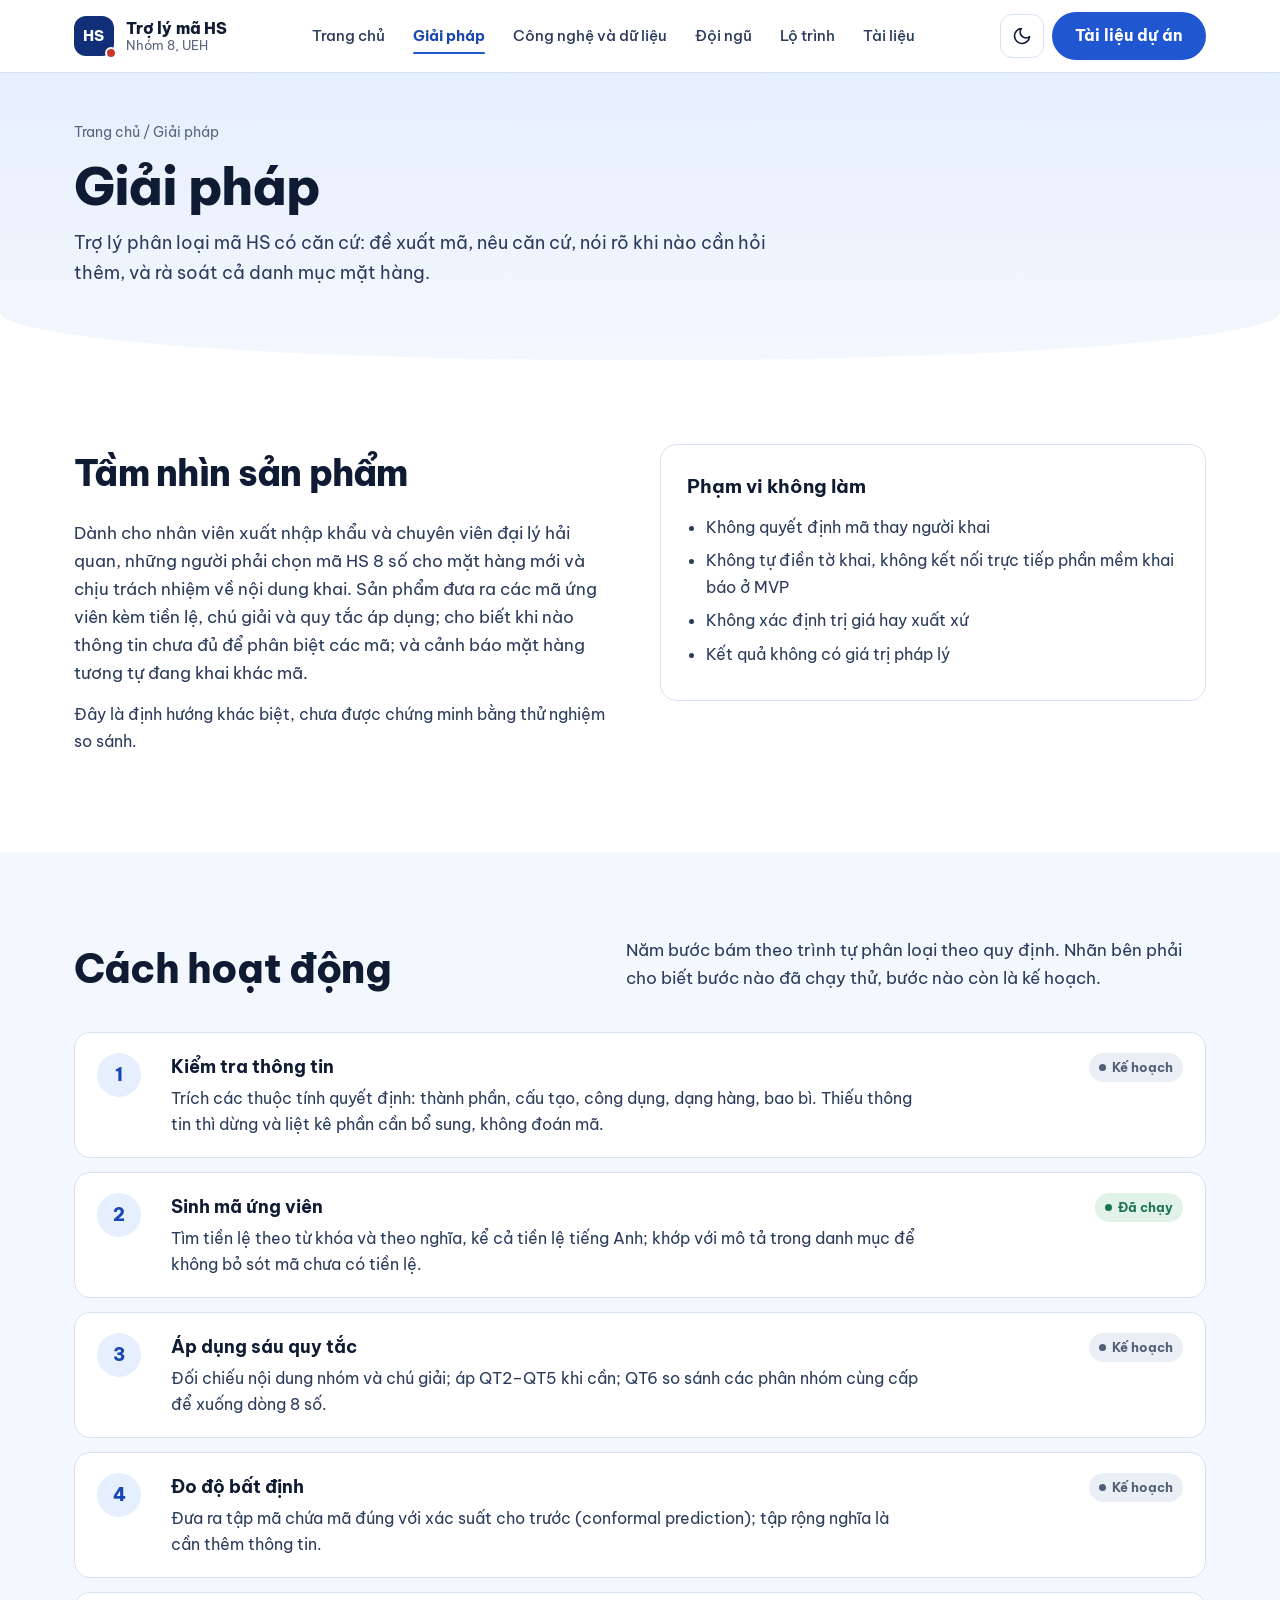
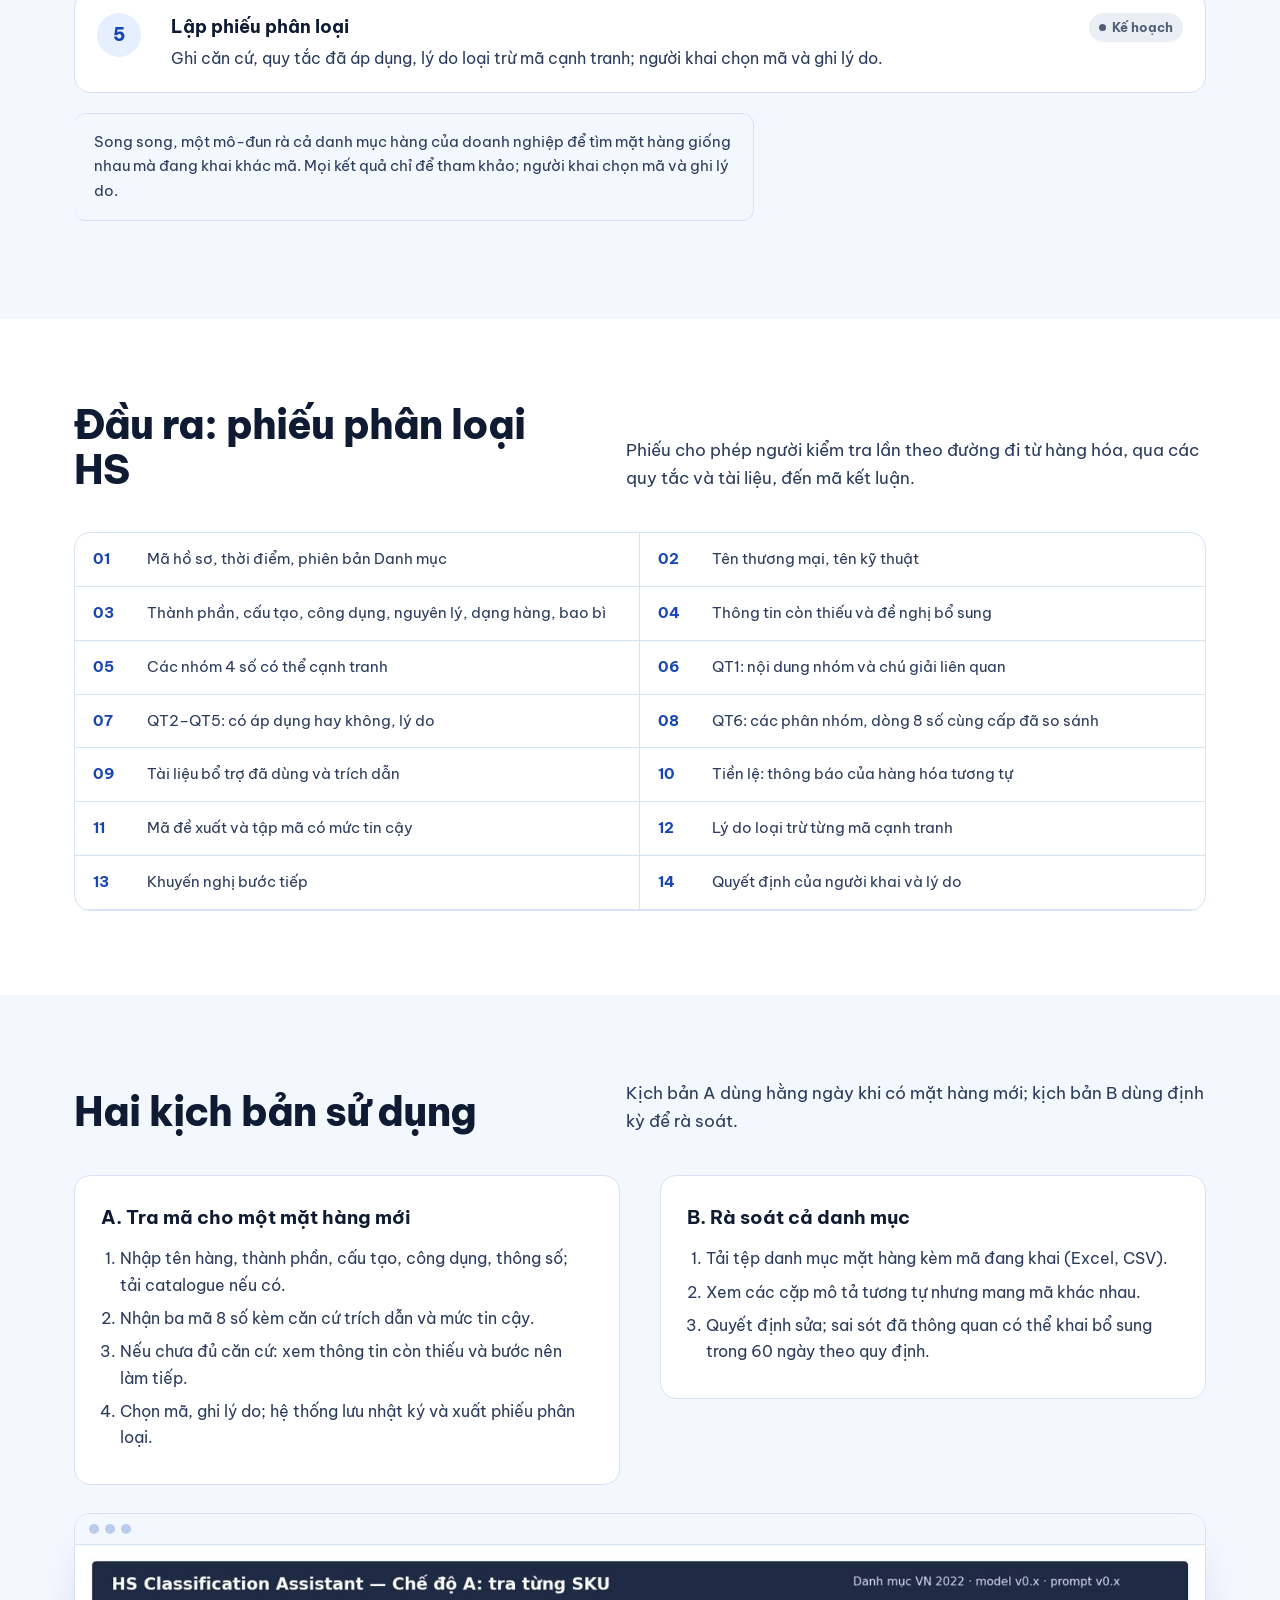
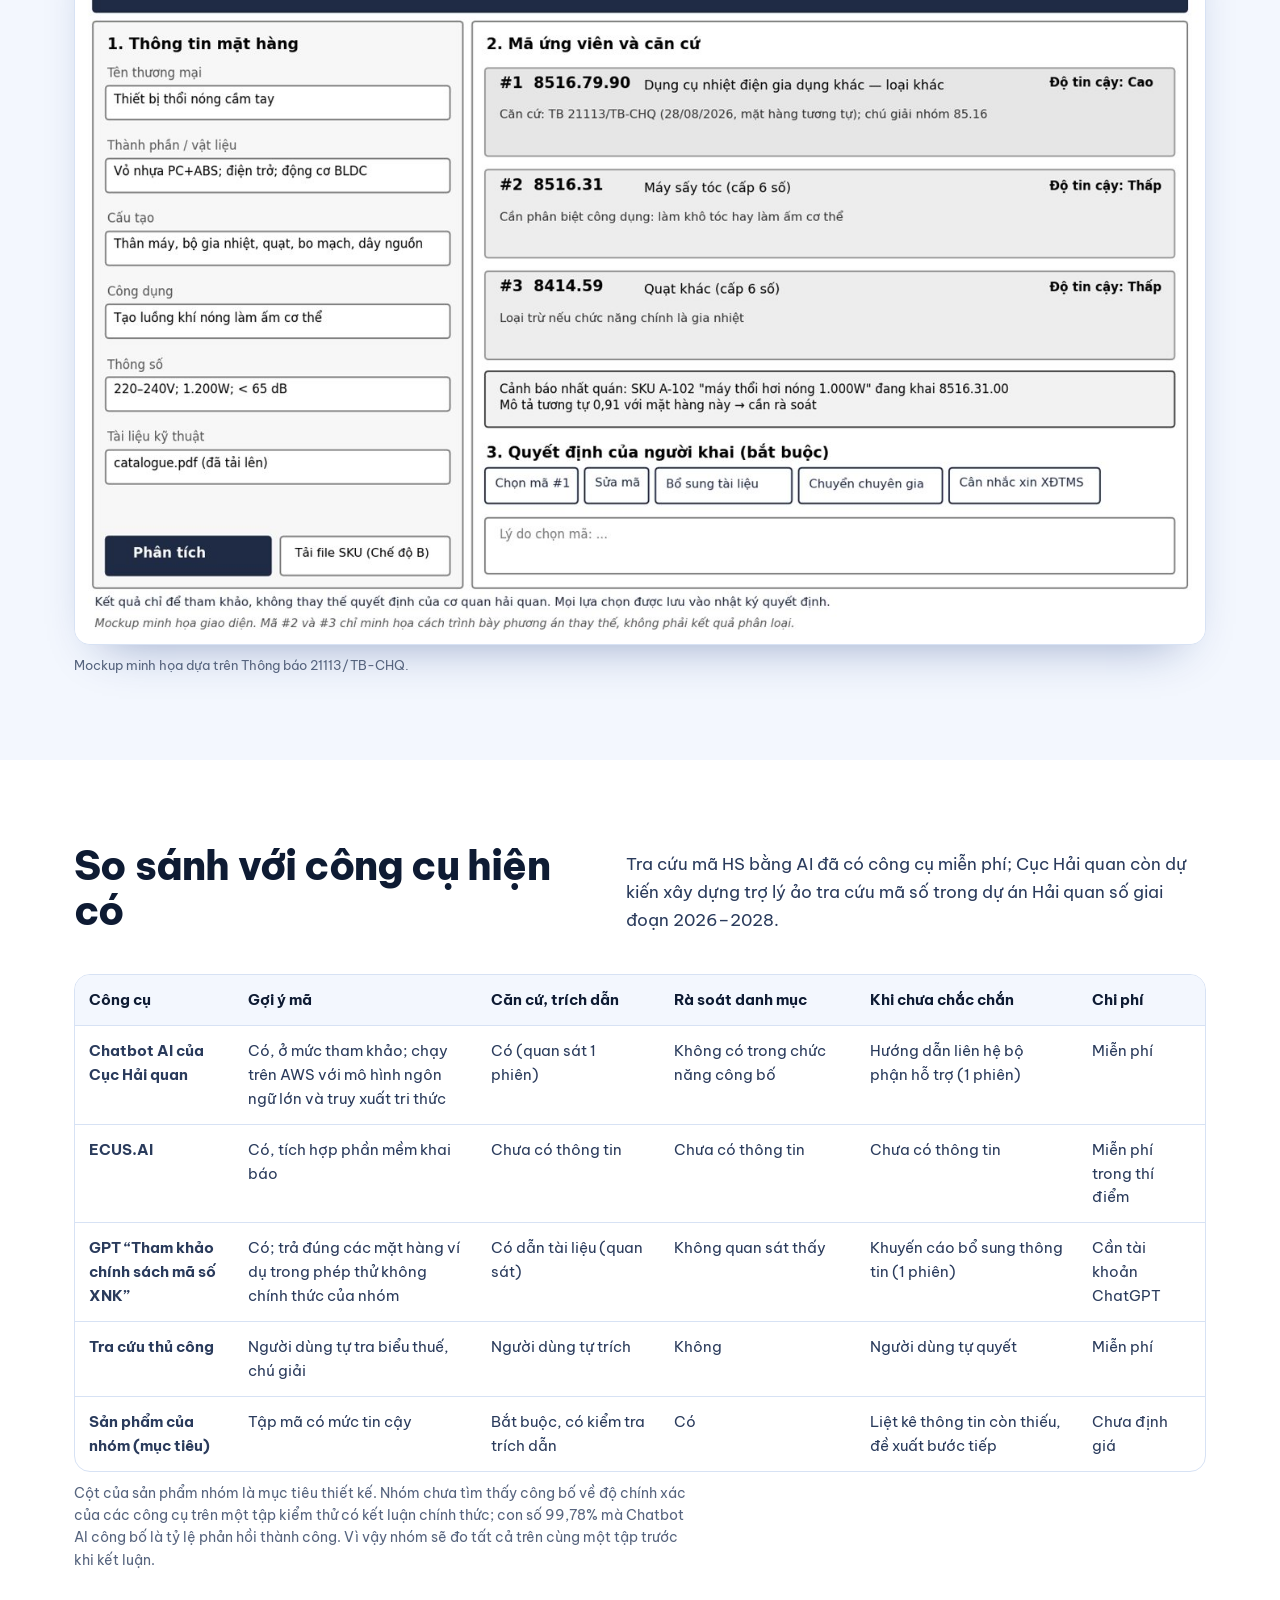
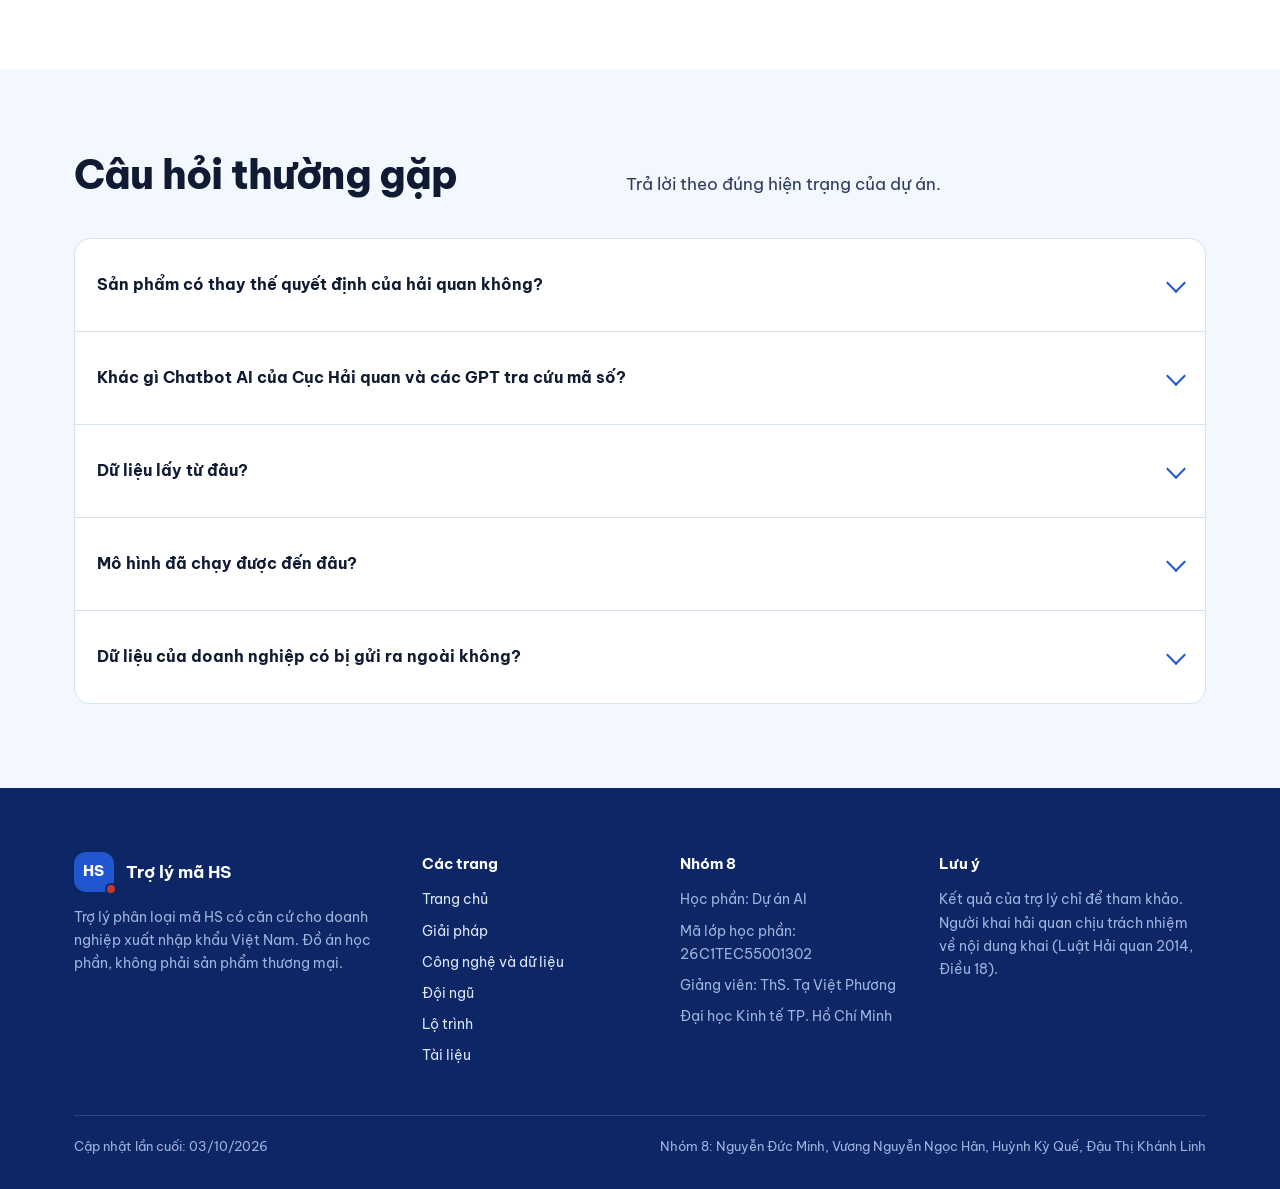
<file: docs/giai-phap.html>
<!doctype html>
<html lang="vi">
<head>
<meta charset="utf-8">
<meta name="viewport" content="width=device-width, initial-scale=1, viewport-fit=cover">
<title>Giải pháp – Trợ lý mã HS</title>
<meta name="description" content="Trợ lý phân loại mã HS có căn cứ cho doanh nghiệp xuất nhập khẩu Việt Nam. Đồ án học phần Dự án Trí tuệ Nhân tạo, Nhóm 8, UEH.">
<link rel="icon" href="data:image/svg+xml,%3Csvg xmlns='http://www.w3.org/2000/svg' viewBox='0 0 64 64'%3E%3Crect width='64' height='64' rx='16' fill='%23102F78'/%3E%3Ctext x='32' y='42' font-size='26' text-anchor='middle' fill='white' font-family='Arial' font-weight='700'%3EHS%3C/text%3E%3C/svg%3E">
<link rel="preconnect" href="https://fonts.googleapis.com">
<link rel="preconnect" href="https://fonts.gstatic.com" crossorigin>
<link href="https://fonts.googleapis.com/css2?family=Be+Vietnam+Pro:wght@400;500;600;700;800&display=swap" rel="stylesheet">
<link rel="stylesheet" href="assets/style.css">
</head>
<body>
<a class="skip" href="#noi-dung">Bỏ qua thanh điều hướng</a>
<header class="site-header"><div class="container nav-row">
 <a class="brand" href="index.html" aria-label="Trợ lý mã HS, về trang chủ"><span class="brand-mark" aria-hidden="true">HS</span><span class="brand-text"><b>Trợ lý mã HS</b><span>Nhóm 8, UEH</span></span></a>
 <nav class="main-nav" id="main-nav" aria-label="Các trang"><ul><li><a href="index.html" data-route="home">Trang chủ</a></li><li><a href="giai-phap.html" data-route="giai-phap" aria-current=page>Giải pháp</a></li><li><a href="cong-nghe.html" data-route="cong-nghe">Công nghệ và dữ liệu</a></li><li><a href="doi-ngu.html" data-route="doi-ngu">Đội ngũ</a></li><li><a href="lo-trinh.html" data-route="lo-trinh">Lộ trình</a></li><li><a href="tai-lieu.html" data-route="tai-lieu">Tài liệu</a></li></ul></nav>
 <div class="header-actions">
  <button class="icon-btn" id="theme-btn" type="button" aria-label="Đổi giao diện sáng hoặc tối"><svg width="20" height="20" viewBox="0 0 24 24" fill="none" stroke="currentColor" stroke-width="2" stroke-linecap="round" stroke-linejoin="round" aria-hidden="true"><path d="M21 12.8A9 9 0 1 1 11.2 3a7 7 0 0 0 9.8 9.8z"/></svg></button>
  <a class="btn btn-primary" href="tai-lieu.html">Tài liệu dự án</a>
  <button class="icon-btn menu-btn" id="menu-btn" type="button" aria-label="Mở menu" aria-expanded="false" aria-controls="main-nav"><svg width="22" height="22" viewBox="0 0 24 24" fill="none" stroke="currentColor" stroke-width="2" stroke-linecap="round" aria-hidden="true"><path d="M4 7h16M4 12h16M4 17h16"/></svg></button>
 </div>
</div></header>
<main id="noi-dung"><section class="page-hero"><div class="container">
<nav class="crumbs" aria-label="Vị trí trang"><a href="index.html">Trang chủ</a> / <span aria-current="page">Giải pháp</span></nav>
<h1>Giải pháp</h1><p>Trợ lý phân loại mã HS có căn cứ: đề xuất mã, nêu căn cứ, nói rõ khi nào cần hỏi thêm, và rà soát cả danh mục mặt hàng.</p></div></section>
<section class="section"><div class="container split">
 <div><h2 style="font-size:clamp(26px,3vw,36px);font-weight:800;letter-spacing:-.02em;margin-bottom:16px">Tầm nhìn sản phẩm</h2>
 <p style="color:var(--ink-2);font-size:17px">Dành cho nhân viên xuất nhập khẩu và chuyên viên đại lý hải quan, những người phải chọn mã HS 8 số cho mặt hàng mới và chịu trách nhiệm về nội dung khai. Sản phẩm đưa ra các mã ứng viên kèm tiền lệ, chú giải và quy tắc áp dụng; cho biết khi nào thông tin chưa đủ để phân biệt các mã; và cảnh báo mặt hàng tương tự đang khai khác mã.</p>
 <p style="color:var(--ink-2)">Đây là định hướng khác biệt, chưa được chứng minh bằng thử nghiệm so sánh.</p></div>
 <div class="panel"><h3>Phạm vi không làm</h3><ul><li>Không quyết định mã thay người khai</li><li>Không tự điền tờ khai, không kết nối trực tiếp phần mềm khai báo ở MVP</li><li>Không xác định trị giá hay xuất xứ</li><li>Kết quả không có giá trị pháp lý</li></ul></div>
</div></section>

<section class="section tint"><div class="container">
 <div class="sec-head"><h2>Cách hoạt động</h2><p>Năm bước bám theo trình tự phân loại theo quy định. Nhãn bên phải cho biết bước nào đã chạy thử, bước nào còn là kế hoạch.</p></div>
 <ol class="steps"><li><div><h3>Kiểm tra thông tin</h3><p>Trích các thuộc tính quyết định: thành phần, cấu tạo, công dụng, dạng hàng, bao bì. Thiếu thông tin thì dừng và liệt kê phần cần bổ sung, không đoán mã.</p></div><span class="badge todo">Kế hoạch</span></li><li><div><h3>Sinh mã ứng viên</h3><p>Tìm tiền lệ theo từ khóa và theo nghĩa, kể cả tiền lệ tiếng Anh; khớp với mô tả trong danh mục để không bỏ sót mã chưa có tiền lệ.</p></div><span class="badge done">Đã chạy</span></li><li><div><h3>Áp dụng sáu quy tắc</h3><p>Đối chiếu nội dung nhóm và chú giải; áp QT2–QT5 khi cần; QT6 so sánh các phân nhóm cùng cấp để xuống dòng 8 số.</p></div><span class="badge todo">Kế hoạch</span></li><li><div><h3>Đo độ bất định</h3><p>Đưa ra tập mã chứa mã đúng với xác suất cho trước (conformal prediction); tập rộng nghĩa là cần thêm thông tin.</p></div><span class="badge todo">Kế hoạch</span></li><li><div><h3>Lập phiếu phân loại</h3><p>Ghi căn cứ, quy tắc đã áp dụng, lý do loại trừ mã cạnh tranh; người khai chọn mã và ghi lý do.</p></div><span class="badge todo">Kế hoạch</span></li></ol>
 <p class="note-box">Song song, một mô-đun rà cả danh mục hàng của doanh nghiệp để tìm mặt hàng giống nhau mà đang khai khác mã. Mọi kết quả chỉ để tham khảo; người khai chọn mã và ghi lý do.</p>
</div></section>

<section class="section"><div class="container">
 <div class="sec-head"><h2>Đầu ra: phiếu phân loại HS</h2><p>Phiếu cho phép người kiểm tra lần theo đường đi từ hàng hóa, qua các quy tắc và tài liệu, đến mã kết luận.</p></div>
 <div class="fields"><div><b>01</b><span>Mã hồ sơ, thời điểm, phiên bản Danh mục</span></div><div><b>02</b><span>Tên thương mại, tên kỹ thuật</span></div><div><b>03</b><span>Thành phần, cấu tạo, công dụng, nguyên lý, dạng hàng, bao bì</span></div><div><b>04</b><span>Thông tin còn thiếu và đề nghị bổ sung</span></div><div><b>05</b><span>Các nhóm 4 số có thể cạnh tranh</span></div><div><b>06</b><span>QT1: nội dung nhóm và chú giải liên quan</span></div><div><b>07</b><span>QT2–QT5: có áp dụng hay không, lý do</span></div><div><b>08</b><span>QT6: các phân nhóm, dòng 8 số cùng cấp đã so sánh</span></div><div><b>09</b><span>Tài liệu bổ trợ đã dùng và trích dẫn</span></div><div><b>10</b><span>Tiền lệ: thông báo của hàng hóa tương tự</span></div><div><b>11</b><span>Mã đề xuất và tập mã có mức tin cậy</span></div><div><b>12</b><span>Lý do loại trừ từng mã cạnh tranh</span></div><div><b>13</b><span>Khuyến nghị bước tiếp</span></div><div><b>14</b><span>Quyết định của người khai và lý do</span></div></div>
</div></section>

<section class="section tint"><div class="container">
 <div class="sec-head"><h2>Hai kịch bản sử dụng</h2><p>Kịch bản A dùng hằng ngày khi có mặt hàng mới; kịch bản B dùng định kỳ để rà soát.</p></div>
 <div class="split">
  <div class="panel"><h3>A. Tra mã cho một mặt hàng mới</h3><ol><li>Nhập tên hàng, thành phần, cấu tạo, công dụng, thông số; tải catalogue nếu có.</li><li>Nhận ba mã 8 số kèm căn cứ trích dẫn và mức tin cậy.</li><li>Nếu chưa đủ căn cứ: xem thông tin còn thiếu và bước nên làm tiếp.</li><li>Chọn mã, ghi lý do; hệ thống lưu nhật ký và xuất phiếu phân loại.</li></ol></div>
  <div class="panel"><h3>B. Rà soát cả danh mục</h3><ol><li>Tải tệp danh mục mặt hàng kèm mã đang khai (Excel, CSV).</li><li>Xem các cặp mô tả tương tự nhưng mang mã khác nhau.</li><li>Quyết định sửa; sai sót đã thông quan có thể khai bổ sung trong 60 ngày theo quy định.</li></ol></div>
 </div>
 <figure style="margin:28px 0 0"><div class="window"><div class="window-bar"><span></span><span></span><span></span></div><img src="assets/mockup.jpg" alt="Mockup màn hình tra mã cho một mặt hàng" width="1400" height="866" loading="lazy"></div>
 <figcaption class="caption">Mockup minh họa dựa trên Thông báo 21113/TB-CHQ.</figcaption></figure>
</div></section>

<section class="section"><div class="container">
 <div class="sec-head"><h2>So sánh với công cụ hiện có</h2><p>Tra cứu mã HS bằng AI đã có công cụ miễn phí; Cục Hải quan còn dự kiến xây dựng trợ lý ảo tra cứu mã số trong dự án Hải quan số giai đoạn 2026–2028.</p></div>
 <div class="table-wrap "><table><thead><tr><th>Công cụ</th><th>Gợi ý mã</th><th>Căn cứ, trích dẫn</th><th>Rà soát danh mục</th><th>Khi chưa chắc chắn</th><th>Chi phí</th></tr></thead><tbody><tr><td><b>Chatbot AI của Cục Hải quan</b></td><td>Có, ở mức tham khảo; chạy trên AWS với mô hình ngôn ngữ lớn và truy xuất tri thức</td><td>Có (quan sát 1 phiên)</td><td>Không có trong chức năng công bố</td><td>Hướng dẫn liên hệ bộ phận hỗ trợ (1 phiên)</td><td>Miễn phí</td></tr><tr><td><b>ECUS.AI</b></td><td>Có, tích hợp phần mềm khai báo</td><td>Chưa có thông tin</td><td>Chưa có thông tin</td><td>Chưa có thông tin</td><td>Miễn phí trong thí điểm</td></tr><tr><td><b>GPT “Tham khảo chính sách mã số XNK”</b></td><td>Có; trả đúng các mặt hàng ví dụ trong phép thử không chính thức của nhóm</td><td>Có dẫn tài liệu (quan sát)</td><td>Không quan sát thấy</td><td>Khuyến cáo bổ sung thông tin (1 phiên)</td><td>Cần tài khoản ChatGPT</td></tr><tr><td><b>Tra cứu thủ công</b></td><td>Người dùng tự tra biểu thuế, chú giải</td><td>Người dùng tự trích</td><td>Không</td><td>Người dùng tự quyết</td><td>Miễn phí</td></tr><tr><td><b>Sản phẩm của nhóm (mục tiêu)</b></td><td>Tập mã có mức tin cậy</td><td>Bắt buộc, có kiểm tra trích dẫn</td><td>Có</td><td>Liệt kê thông tin còn thiếu, đề xuất bước tiếp</td><td>Chưa định giá</td></tr></tbody></table></div>
 <p class="table-note">Cột của sản phẩm nhóm là mục tiêu thiết kế. Nhóm chưa tìm thấy công bố về độ chính xác của các công cụ trên một tập kiểm thử có kết luận chính thức; con số 99,78% mà Chatbot AI công bố là tỷ lệ phản hồi thành công. Vì vậy nhóm sẽ đo tất cả trên cùng một tập trước khi kết luận.</p>
</div></section>

<section class="section tint"><div class="container">
 <div class="sec-head"><h2>Câu hỏi thường gặp</h2><p>Trả lời theo đúng hiện trạng của dự án.</p></div>
 <div class="acc"><details><summary>Sản phẩm có thay thế quyết định của hải quan không?</summary><div class="acc-body"><p>Không. Kết quả chỉ để tham khảo. Người khai chịu trách nhiệm về nội dung khai (Luật Hải quan 2014, Điều 18); khi có tranh chấp, cơ quan hải quan là bên xác định mã.</p></div></details><details><summary>Khác gì Chatbot AI của Cục Hải quan và các GPT tra cứu mã số?</summary><div class="acc-body"><p>Các công cụ này đã hỗ trợ gợi ý mã HS miễn phí. Sản phẩm của nhóm tập trung vào phần các công cụ đó không làm theo chức năng đã công bố: phiếu phân loại lưu vết theo từng quy tắc và trích dẫn, rà soát nhất quán cả danh mục mặt hàng, chạy nội bộ để bảo vệ thông tin sản phẩm. Nhóm sẽ đo độ chính xác của các công cụ và của hệ thống nhóm trên cùng một tập kiểm thử trước khi kết luận.</p></div></details><details><summary>Dữ liệu lấy từ đâu?</summary><div class="acc-body"><p>Thông báo xác định trước mã số công khai trên cổng Cục Hải quan; biểu thuế song ngữ 2026 và chú giải chi tiết HS 2022 do Chi cục Hải quan khu vực VIII biên tập, chia sẻ để tham khảo; ruling công khai của Hải quan Mỹ (CROSS); danh mục HS 2022. Nhóm tải thủ công, không vượt captcha, ẩn danh tên doanh nghiệp và mã số thuế.</p></div></details><details><summary>Mô hình đã chạy được đến đâu?</summary><div class="acc-body"><p>Đã có baseline BM25 và TF-IDF + hồi quy logistic trên dữ liệu CROSS, thử nghiệm conformal sơ bộ, và OCR thử trên 6 văn bản Việt Nam (đọc đúng mã 8 số ở cả 6, mẫu còn nhỏ). Các bước còn lại thuộc Sprint 2–4.</p></div></details><details><summary>Dữ liệu của doanh nghiệp có bị gửi ra ngoài không?</summary><div class="acc-body"><p>Thiết kế ưu tiên chạy trên máy nội bộ. Nếu dùng mô hình ngôn ngữ qua API, chỉ phần mô tả hàng hóa đã ẩn danh được gửi đi. Nhóm chỉ dùng dữ liệu mặt hàng của doanh nghiệp khi có thỏa thuận bảo mật.</p></div></details></div>
</div></section></main>
<footer class="site-footer"><div class="container">
 <div class="footer-grid">
  <div><div class="footer-brand"><span class="brand-mark" aria-hidden="true">HS</span><b>Trợ lý mã HS</b></div><p>Trợ lý phân loại mã HS có căn cứ cho doanh nghiệp xuất nhập khẩu Việt Nam. Đồ án học phần, không phải sản phẩm thương mại.</p></div>
  <div><h2>Các trang</h2><ul><li><a href="index.html">Trang chủ</a></li><li><a href="giai-phap.html">Giải pháp</a></li><li><a href="cong-nghe.html">Công nghệ và dữ liệu</a></li><li><a href="doi-ngu.html">Đội ngũ</a></li><li><a href="lo-trinh.html">Lộ trình</a></li><li><a href="tai-lieu.html">Tài liệu</a></li></ul></div>
  <div><h2>Nhóm 8</h2><ul><li>Học phần: Dự án AI</li><li>Mã lớp học phần: 26C1TEC55001302</li><li>Giảng viên: ThS. Tạ Việt Phương</li><li>Đại học Kinh tế TP. Hồ Chí Minh</li></ul></div>
  <div><h2>Lưu ý</h2><p>Kết quả của trợ lý chỉ để tham khảo. Người khai hải quan chịu trách nhiệm về nội dung khai (Luật Hải quan 2014, Điều 18).</p></div>
 </div>
 <div class="footer-bottom"><span>Cập nhật lần cuối: 03/10/2026</span><span>Nhóm 8: Nguyễn Đức Minh, Vương Nguyễn Ngọc Hân, Huỳnh Kỳ Quế, Đậu Thị Khánh Linh</span></div>
</div></footer>
<script src="assets/app.js"></script>
</body>
</html>
</file>
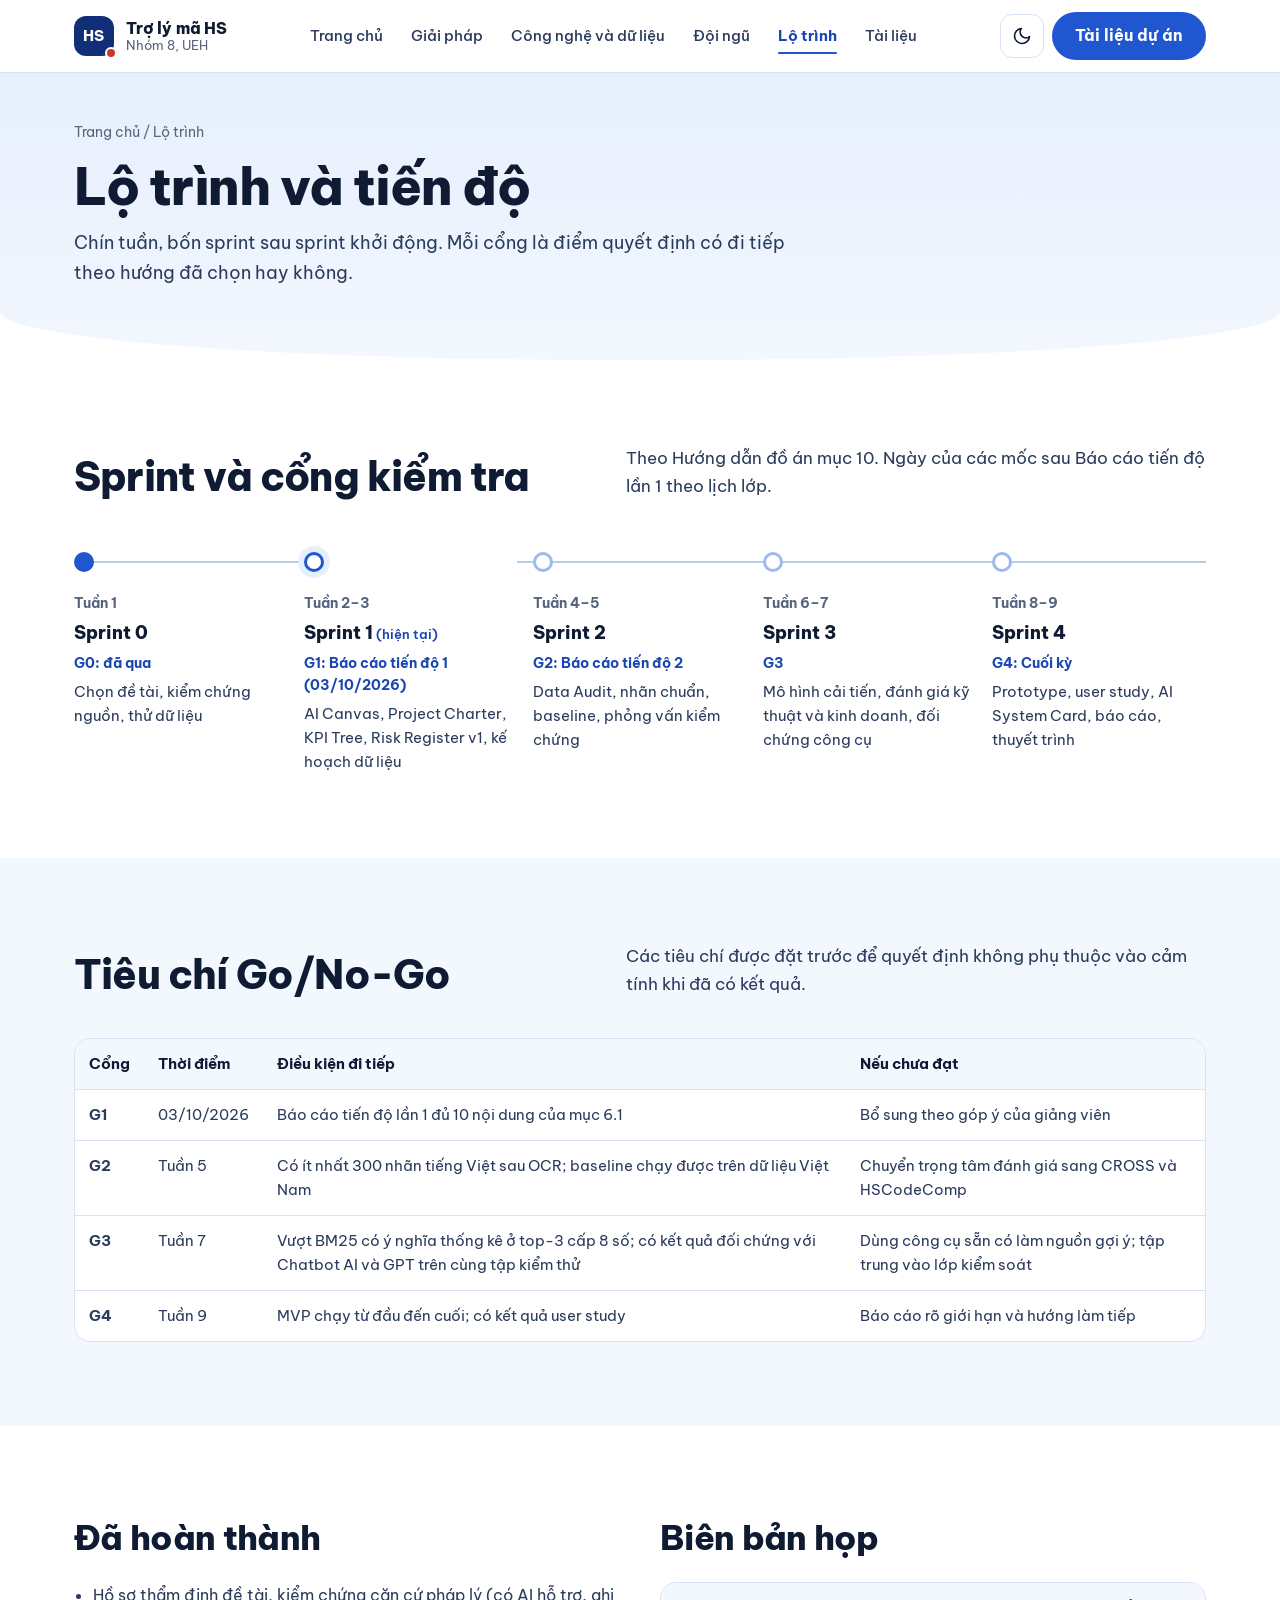
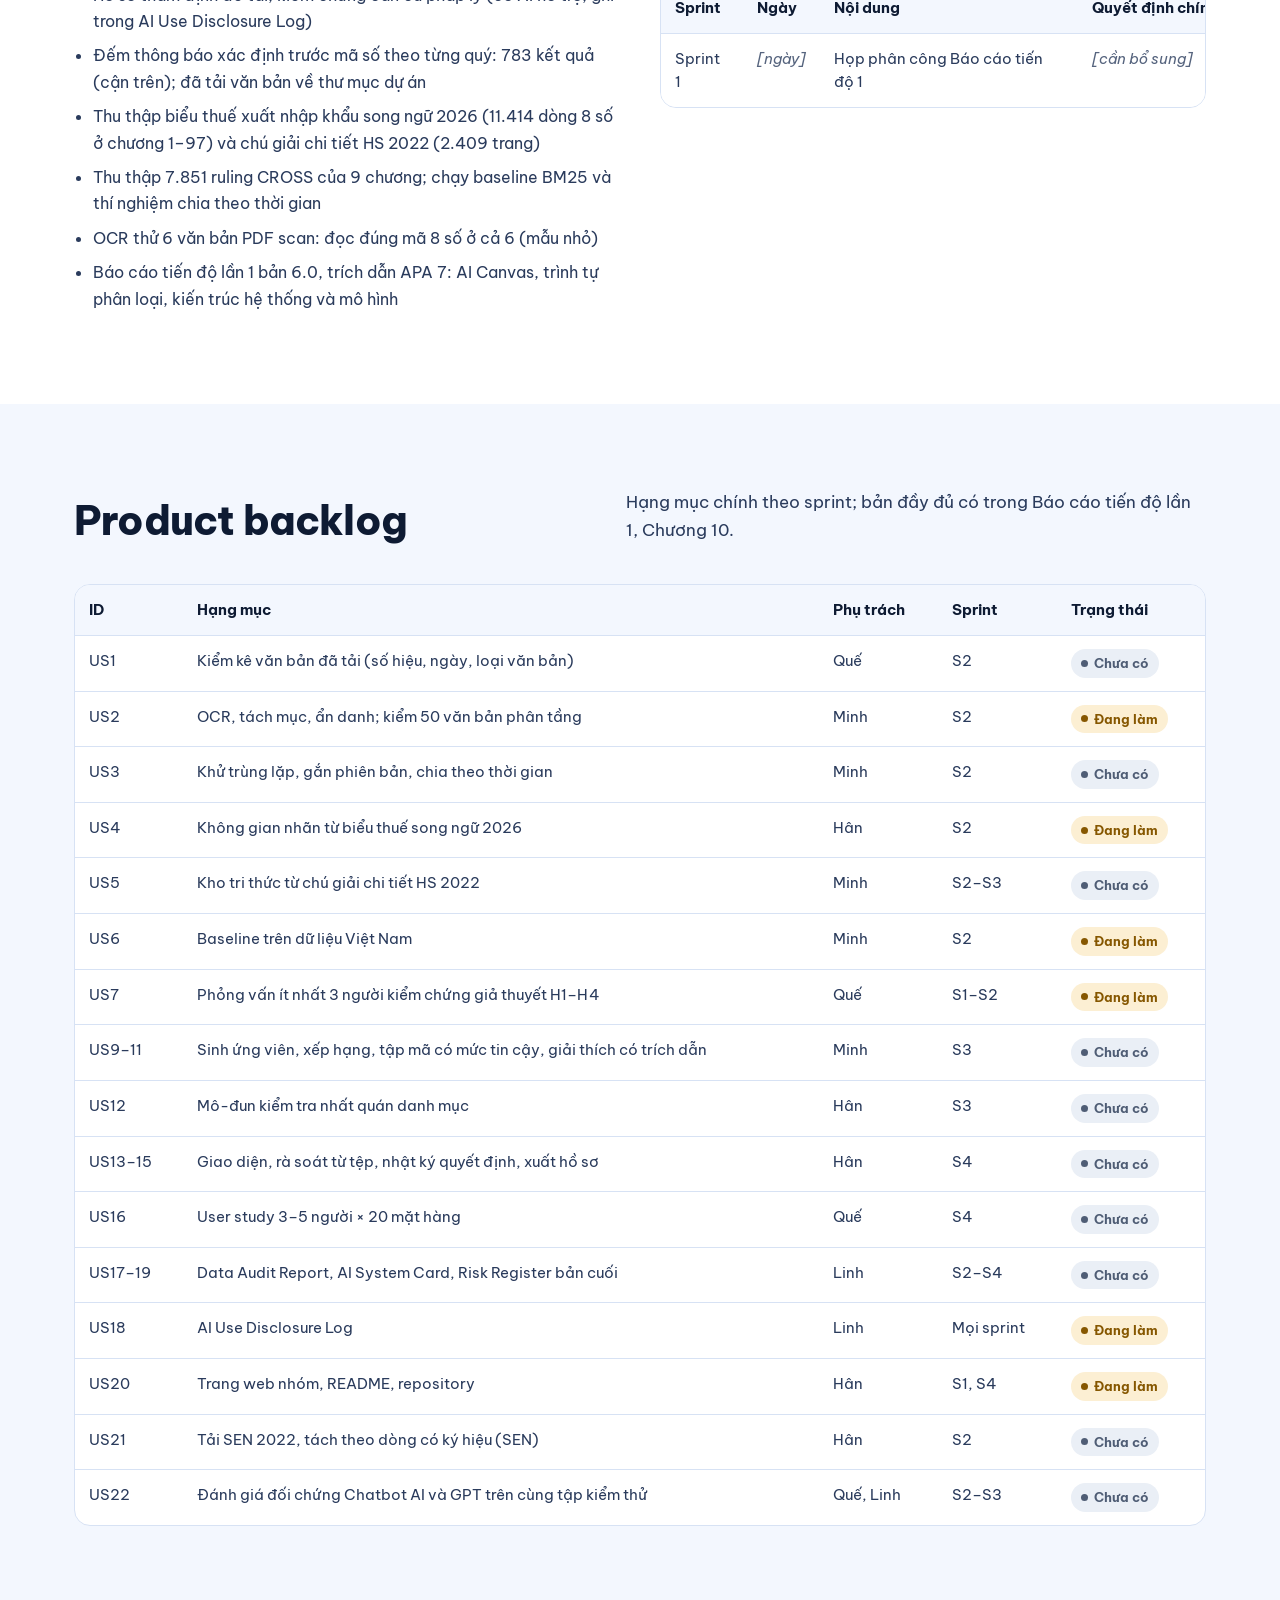
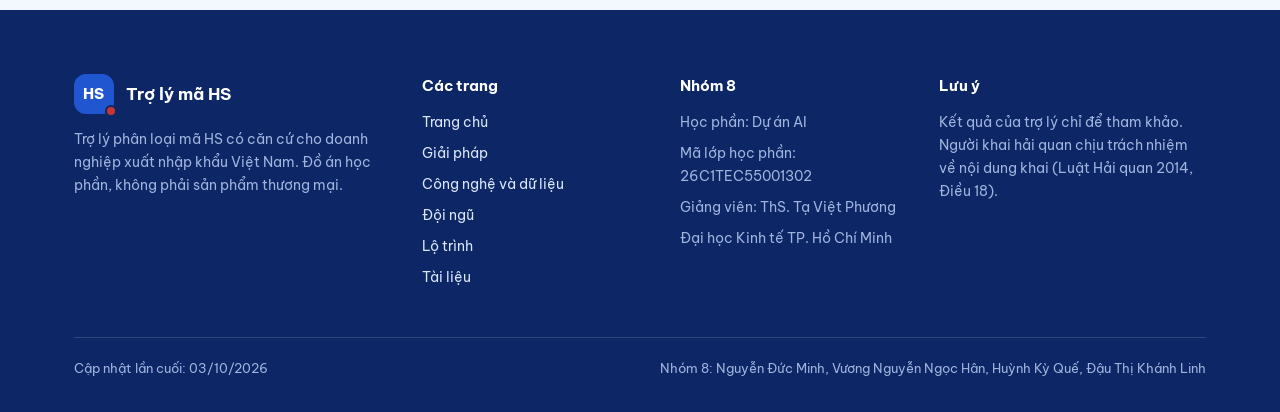
<file: docs/lo-trinh.html>
<!doctype html>
<html lang="vi">
<head>
<meta charset="utf-8">
<meta name="viewport" content="width=device-width, initial-scale=1, viewport-fit=cover">
<title>Lộ trình – Trợ lý mã HS</title>
<meta name="description" content="Trợ lý phân loại mã HS có căn cứ cho doanh nghiệp xuất nhập khẩu Việt Nam. Đồ án học phần Dự án Trí tuệ Nhân tạo, Nhóm 8, UEH.">
<link rel="icon" href="data:image/svg+xml,%3Csvg xmlns='http://www.w3.org/2000/svg' viewBox='0 0 64 64'%3E%3Crect width='64' height='64' rx='16' fill='%23102F78'/%3E%3Ctext x='32' y='42' font-size='26' text-anchor='middle' fill='white' font-family='Arial' font-weight='700'%3EHS%3C/text%3E%3C/svg%3E">
<link rel="preconnect" href="https://fonts.googleapis.com">
<link rel="preconnect" href="https://fonts.gstatic.com" crossorigin>
<link href="https://fonts.googleapis.com/css2?family=Be+Vietnam+Pro:wght@400;500;600;700;800&display=swap" rel="stylesheet">
<link rel="stylesheet" href="assets/style.css">
</head>
<body>
<a class="skip" href="#noi-dung">Bỏ qua thanh điều hướng</a>
<header class="site-header"><div class="container nav-row">
 <a class="brand" href="index.html" aria-label="Trợ lý mã HS, về trang chủ"><span class="brand-mark" aria-hidden="true">HS</span><span class="brand-text"><b>Trợ lý mã HS</b><span>Nhóm 8, UEH</span></span></a>
 <nav class="main-nav" id="main-nav" aria-label="Các trang"><ul><li><a href="index.html" data-route="home">Trang chủ</a></li><li><a href="giai-phap.html" data-route="giai-phap">Giải pháp</a></li><li><a href="cong-nghe.html" data-route="cong-nghe">Công nghệ và dữ liệu</a></li><li><a href="doi-ngu.html" data-route="doi-ngu">Đội ngũ</a></li><li><a href="lo-trinh.html" data-route="lo-trinh" aria-current=page>Lộ trình</a></li><li><a href="tai-lieu.html" data-route="tai-lieu">Tài liệu</a></li></ul></nav>
 <div class="header-actions">
  <button class="icon-btn" id="theme-btn" type="button" aria-label="Đổi giao diện sáng hoặc tối"><svg width="20" height="20" viewBox="0 0 24 24" fill="none" stroke="currentColor" stroke-width="2" stroke-linecap="round" stroke-linejoin="round" aria-hidden="true"><path d="M21 12.8A9 9 0 1 1 11.2 3a7 7 0 0 0 9.8 9.8z"/></svg></button>
  <a class="btn btn-primary" href="tai-lieu.html">Tài liệu dự án</a>
  <button class="icon-btn menu-btn" id="menu-btn" type="button" aria-label="Mở menu" aria-expanded="false" aria-controls="main-nav"><svg width="22" height="22" viewBox="0 0 24 24" fill="none" stroke="currentColor" stroke-width="2" stroke-linecap="round" aria-hidden="true"><path d="M4 7h16M4 12h16M4 17h16"/></svg></button>
 </div>
</div></header>
<main id="noi-dung"><section class="page-hero"><div class="container">
<nav class="crumbs" aria-label="Vị trí trang"><a href="index.html">Trang chủ</a> / <span aria-current="page">Lộ trình</span></nav>
<h1>Lộ trình và tiến độ</h1><p>Chín tuần, bốn sprint sau sprint khởi động. Mỗi cổng là điểm quyết định có đi tiếp theo hướng đã chọn hay không.</p></div></section>
<section class="section"><div class="container">
 <div class="sec-head"><h2>Sprint và cổng kiểm tra</h2><p>Theo Hướng dẫn đồ án mục 10. Ngày của các mốc sau Báo cáo tiến độ lần 1 theo lịch lớp.</p></div>
 <ol class="timeline"><li class="done"><div class="w">Tuần 1</div><h3>Sprint 0</h3><div class="g">G0: đã qua</div><p>Chọn đề tài, kiểm chứng nguồn, thử dữ liệu</p></li><li class="now"><div class="w">Tuần 2–3</div><h3>Sprint 1</h3><div class="g">G1: Báo cáo tiến độ 1 (03/10/2026)</div><p>AI Canvas, Project Charter, KPI Tree, Risk Register v1, kế hoạch dữ liệu</p></li><li class=""><div class="w">Tuần 4–5</div><h3>Sprint 2</h3><div class="g">G2: Báo cáo tiến độ 2</div><p>Data Audit, nhãn chuẩn, baseline, phỏng vấn kiểm chứng</p></li><li class=""><div class="w">Tuần 6–7</div><h3>Sprint 3</h3><div class="g">G3</div><p>Mô hình cải tiến, đánh giá kỹ thuật và kinh doanh, đối chứng công cụ</p></li><li class=""><div class="w">Tuần 8–9</div><h3>Sprint 4</h3><div class="g">G4: Cuối kỳ</div><p>Prototype, user study, AI System Card, báo cáo, thuyết trình</p></li></ol>
</div></section>

<section class="section tint"><div class="container">
 <div class="sec-head"><h2>Tiêu chí Go/No-Go</h2><p>Các tiêu chí được đặt trước để quyết định không phụ thuộc vào cảm tính khi đã có kết quả.</p></div>
 <div class="table-wrap "><table><thead><tr><th>Cổng</th><th>Thời điểm</th><th>Điều kiện đi tiếp</th><th>Nếu chưa đạt</th></tr></thead><tbody><tr><td><b>G1</b></td><td>03/10/2026</td><td>Báo cáo tiến độ lần 1 đủ 10 nội dung của mục 6.1</td><td>Bổ sung theo góp ý của giảng viên</td></tr><tr><td><b>G2</b></td><td>Tuần 5</td><td>Có ít nhất 300 nhãn tiếng Việt sau OCR; baseline chạy được trên dữ liệu Việt Nam</td><td>Chuyển trọng tâm đánh giá sang CROSS và HSCodeComp</td></tr><tr><td><b>G3</b></td><td>Tuần 7</td><td>Vượt BM25 có ý nghĩa thống kê ở top-3 cấp 8 số; có kết quả đối chứng với Chatbot AI và GPT trên cùng tập kiểm thử</td><td>Dùng công cụ sẵn có làm nguồn gợi ý; tập trung vào lớp kiểm soát</td></tr><tr><td><b>G4</b></td><td>Tuần 9</td><td>MVP chạy từ đầu đến cuối; có kết quả user study</td><td>Báo cáo rõ giới hạn và hướng làm tiếp</td></tr></tbody></table></div>
</div></section>

<section class="section"><div class="container split">
 <div><h2 style="font-size:clamp(26px,3vw,34px);font-weight:800;letter-spacing:-.02em;margin-bottom:16px">Đã hoàn thành</h2><ul class="plain"><li>Hồ sơ thẩm định đề tài, kiểm chứng căn cứ pháp lý (có AI hỗ trợ, ghi trong AI Use Disclosure Log)</li><li>Đếm thông báo xác định trước mã số theo từng quý: 783 kết quả (cận trên); đã tải văn bản về thư mục dự án</li><li>Thu thập biểu thuế xuất nhập khẩu song ngữ 2026 (11.414 dòng 8 số ở chương 1–97) và chú giải chi tiết HS 2022 (2.409 trang)</li><li>Thu thập 7.851 ruling CROSS của 9 chương; chạy baseline BM25 và thí nghiệm chia theo thời gian</li><li>OCR thử 6 văn bản PDF scan: đọc đúng mã 8 số ở cả 6 (mẫu nhỏ)</li><li>Báo cáo tiến độ lần 1 bản 6.0, trích dẫn APA 7: AI Canvas, trình tự phân loại, kiến trúc hệ thống và mô hình</li></ul></div>
 <div><h2 style="font-size:clamp(26px,3vw,34px);font-weight:800;letter-spacing:-.02em;margin-bottom:16px">Biên bản họp</h2><div class="table-wrap "><table><thead><tr><th>Sprint</th><th>Ngày</th><th>Nội dung</th><th>Quyết định chính</th><th>Biên bản</th></tr></thead><tbody><tr><td>Sprint 1</td><td><span class="ph">[ngày]</span></td><td>Họp phân công Báo cáo tiến độ 1</td><td><span class="ph">[cần bổ sung]</span></td><td><span class="ph">chưa có biên bản</span></td></tr></tbody></table></div></div>
</div></section>

<section class="section tint"><div class="container">
 <div class="sec-head"><h2>Product backlog</h2><p>Hạng mục chính theo sprint; bản đầy đủ có trong Báo cáo tiến độ lần 1, Chương 10.</p></div>
 <div class="table-wrap "><table><thead><tr><th>ID</th><th>Hạng mục</th><th>Phụ trách</th><th>Sprint</th><th>Trạng thái</th></tr></thead><tbody><tr><td>US1</td><td>Kiểm kê văn bản đã tải (số hiệu, ngày, loại văn bản)</td><td>Quế</td><td>S2</td><td><span class="badge todo">Chưa có</span></td></tr><tr><td>US2</td><td>OCR, tách mục, ẩn danh; kiểm 50 văn bản phân tầng</td><td>Minh</td><td>S2</td><td><span class="badge wip">Đang làm</span></td></tr><tr><td>US3</td><td>Khử trùng lặp, gắn phiên bản, chia theo thời gian</td><td>Minh</td><td>S2</td><td><span class="badge todo">Chưa có</span></td></tr><tr><td>US4</td><td>Không gian nhãn từ biểu thuế song ngữ 2026</td><td>Hân</td><td>S2</td><td><span class="badge wip">Đang làm</span></td></tr><tr><td>US5</td><td>Kho tri thức từ chú giải chi tiết HS 2022</td><td>Minh</td><td>S2–S3</td><td><span class="badge todo">Chưa có</span></td></tr><tr><td>US6</td><td>Baseline trên dữ liệu Việt Nam</td><td>Minh</td><td>S2</td><td><span class="badge wip">Đang làm</span></td></tr><tr><td>US7</td><td>Phỏng vấn ít nhất 3 người kiểm chứng giả thuyết H1–H4</td><td>Quế</td><td>S1–S2</td><td><span class="badge wip">Đang làm</span></td></tr><tr><td>US9–11</td><td>Sinh ứng viên, xếp hạng, tập mã có mức tin cậy, giải thích có trích dẫn</td><td>Minh</td><td>S3</td><td><span class="badge todo">Chưa có</span></td></tr><tr><td>US12</td><td>Mô-đun kiểm tra nhất quán danh mục</td><td>Hân</td><td>S3</td><td><span class="badge todo">Chưa có</span></td></tr><tr><td>US13–15</td><td>Giao diện, rà soát từ tệp, nhật ký quyết định, xuất hồ sơ</td><td>Hân</td><td>S4</td><td><span class="badge todo">Chưa có</span></td></tr><tr><td>US16</td><td>User study 3–5 người × 20 mặt hàng</td><td>Quế</td><td>S4</td><td><span class="badge todo">Chưa có</span></td></tr><tr><td>US17–19</td><td>Data Audit Report, AI System Card, Risk Register bản cuối</td><td>Linh</td><td>S2–S4</td><td><span class="badge todo">Chưa có</span></td></tr><tr><td>US18</td><td>AI Use Disclosure Log</td><td>Linh</td><td>Mọi sprint</td><td><span class="badge wip">Đang làm</span></td></tr><tr><td>US20</td><td>Trang web nhóm, README, repository</td><td>Hân</td><td>S1, S4</td><td><span class="badge wip">Đang làm</span></td></tr><tr><td>US21</td><td>Tải SEN 2022, tách theo dòng có ký hiệu (SEN)</td><td>Hân</td><td>S2</td><td><span class="badge todo">Chưa có</span></td></tr><tr><td>US22</td><td>Đánh giá đối chứng Chatbot AI và GPT trên cùng tập kiểm thử</td><td>Quế, Linh</td><td>S2–S3</td><td><span class="badge todo">Chưa có</span></td></tr></tbody></table></div>
</div></section></main>
<footer class="site-footer"><div class="container">
 <div class="footer-grid">
  <div><div class="footer-brand"><span class="brand-mark" aria-hidden="true">HS</span><b>Trợ lý mã HS</b></div><p>Trợ lý phân loại mã HS có căn cứ cho doanh nghiệp xuất nhập khẩu Việt Nam. Đồ án học phần, không phải sản phẩm thương mại.</p></div>
  <div><h2>Các trang</h2><ul><li><a href="index.html">Trang chủ</a></li><li><a href="giai-phap.html">Giải pháp</a></li><li><a href="cong-nghe.html">Công nghệ và dữ liệu</a></li><li><a href="doi-ngu.html">Đội ngũ</a></li><li><a href="lo-trinh.html">Lộ trình</a></li><li><a href="tai-lieu.html">Tài liệu</a></li></ul></div>
  <div><h2>Nhóm 8</h2><ul><li>Học phần: Dự án AI</li><li>Mã lớp học phần: 26C1TEC55001302</li><li>Giảng viên: ThS. Tạ Việt Phương</li><li>Đại học Kinh tế TP. Hồ Chí Minh</li></ul></div>
  <div><h2>Lưu ý</h2><p>Kết quả của trợ lý chỉ để tham khảo. Người khai hải quan chịu trách nhiệm về nội dung khai (Luật Hải quan 2014, Điều 18).</p></div>
 </div>
 <div class="footer-bottom"><span>Cập nhật lần cuối: 03/10/2026</span><span>Nhóm 8: Nguyễn Đức Minh, Vương Nguyễn Ngọc Hân, Huỳnh Kỳ Quế, Đậu Thị Khánh Linh</span></div>
</div></footer>
<script src="assets/app.js"></script>
</body>
</html>
</file>
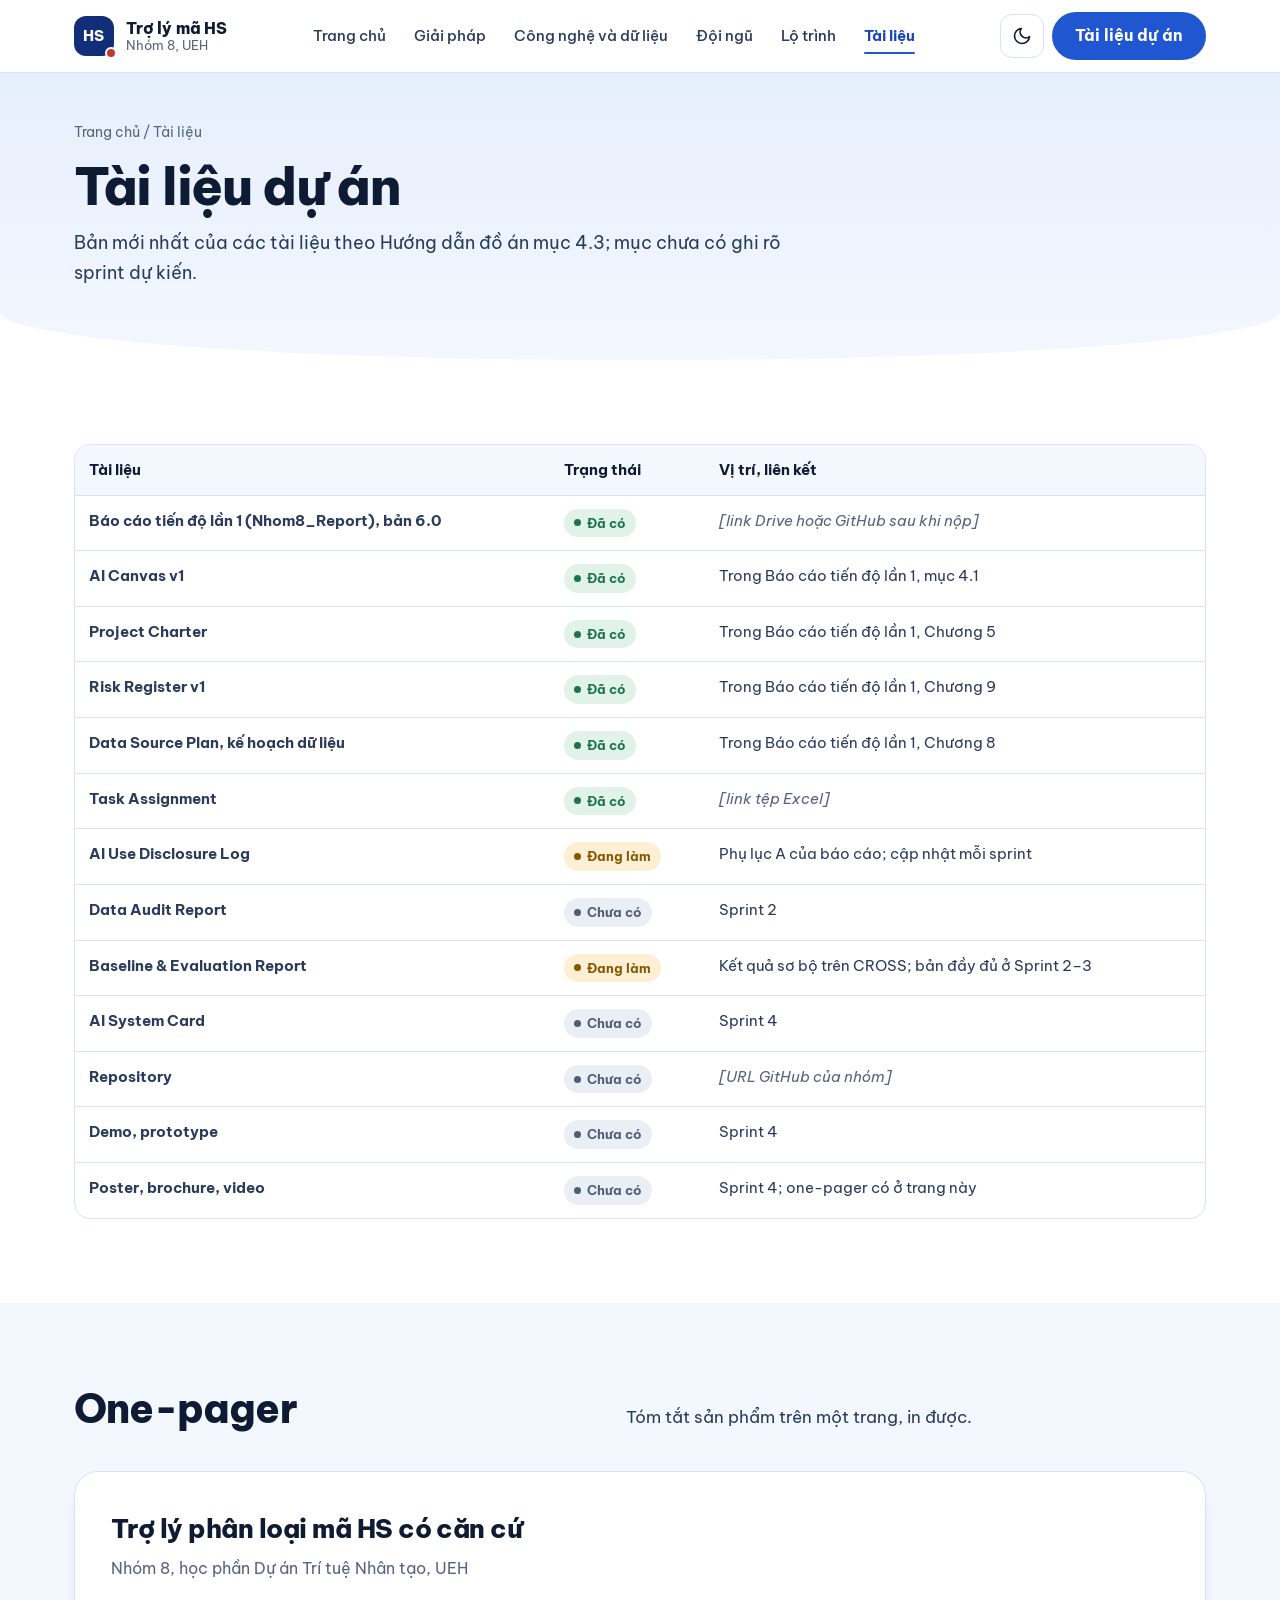
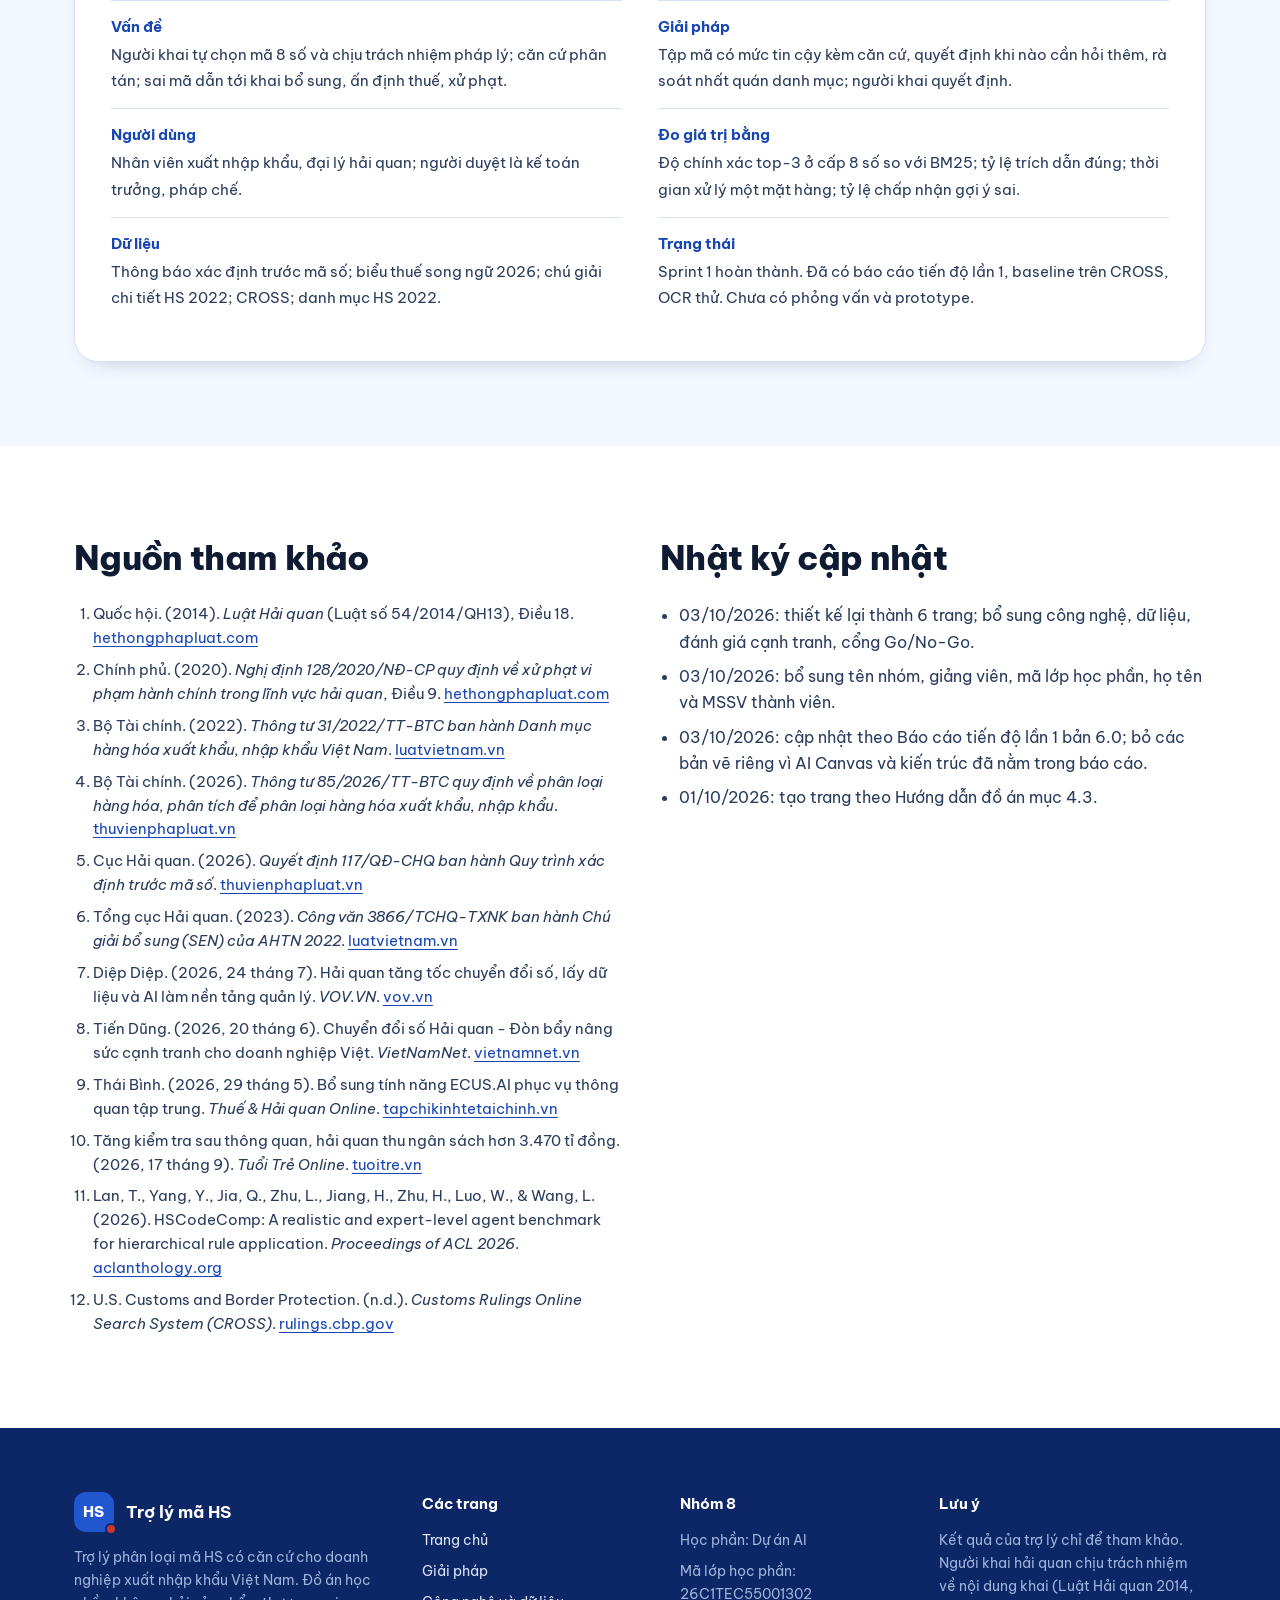
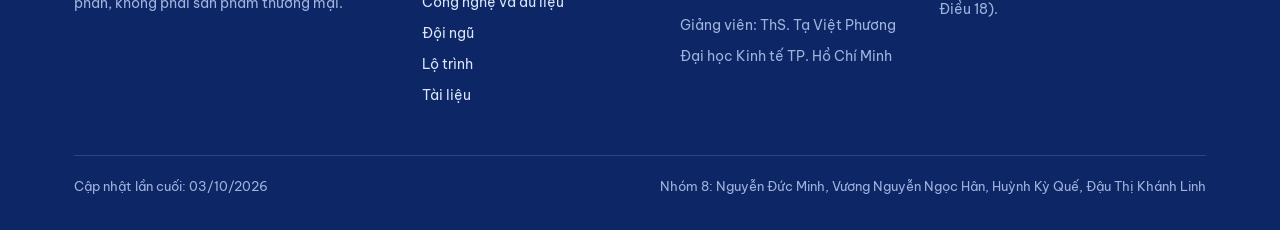
<file: docs/tai-lieu.html>
<!doctype html>
<html lang="vi">
<head>
<meta charset="utf-8">
<meta name="viewport" content="width=device-width, initial-scale=1, viewport-fit=cover">
<title>Tài liệu – Trợ lý mã HS</title>
<meta name="description" content="Trợ lý phân loại mã HS có căn cứ cho doanh nghiệp xuất nhập khẩu Việt Nam. Đồ án học phần Dự án Trí tuệ Nhân tạo, Nhóm 8, UEH.">
<link rel="icon" href="data:image/svg+xml,%3Csvg xmlns='http://www.w3.org/2000/svg' viewBox='0 0 64 64'%3E%3Crect width='64' height='64' rx='16' fill='%23102F78'/%3E%3Ctext x='32' y='42' font-size='26' text-anchor='middle' fill='white' font-family='Arial' font-weight='700'%3EHS%3C/text%3E%3C/svg%3E">
<link rel="preconnect" href="https://fonts.googleapis.com">
<link rel="preconnect" href="https://fonts.gstatic.com" crossorigin>
<link href="https://fonts.googleapis.com/css2?family=Be+Vietnam+Pro:wght@400;500;600;700;800&display=swap" rel="stylesheet">
<link rel="stylesheet" href="assets/style.css">
</head>
<body>
<a class="skip" href="#noi-dung">Bỏ qua thanh điều hướng</a>
<header class="site-header"><div class="container nav-row">
 <a class="brand" href="index.html" aria-label="Trợ lý mã HS, về trang chủ"><span class="brand-mark" aria-hidden="true">HS</span><span class="brand-text"><b>Trợ lý mã HS</b><span>Nhóm 8, UEH</span></span></a>
 <nav class="main-nav" id="main-nav" aria-label="Các trang"><ul><li><a href="index.html" data-route="home">Trang chủ</a></li><li><a href="giai-phap.html" data-route="giai-phap">Giải pháp</a></li><li><a href="cong-nghe.html" data-route="cong-nghe">Công nghệ và dữ liệu</a></li><li><a href="doi-ngu.html" data-route="doi-ngu">Đội ngũ</a></li><li><a href="lo-trinh.html" data-route="lo-trinh">Lộ trình</a></li><li><a href="tai-lieu.html" data-route="tai-lieu" aria-current=page>Tài liệu</a></li></ul></nav>
 <div class="header-actions">
  <button class="icon-btn" id="theme-btn" type="button" aria-label="Đổi giao diện sáng hoặc tối"><svg width="20" height="20" viewBox="0 0 24 24" fill="none" stroke="currentColor" stroke-width="2" stroke-linecap="round" stroke-linejoin="round" aria-hidden="true"><path d="M21 12.8A9 9 0 1 1 11.2 3a7 7 0 0 0 9.8 9.8z"/></svg></button>
  <a class="btn btn-primary" href="tai-lieu.html">Tài liệu dự án</a>
  <button class="icon-btn menu-btn" id="menu-btn" type="button" aria-label="Mở menu" aria-expanded="false" aria-controls="main-nav"><svg width="22" height="22" viewBox="0 0 24 24" fill="none" stroke="currentColor" stroke-width="2" stroke-linecap="round" aria-hidden="true"><path d="M4 7h16M4 12h16M4 17h16"/></svg></button>
 </div>
</div></header>
<main id="noi-dung"><section class="page-hero"><div class="container">
<nav class="crumbs" aria-label="Vị trí trang"><a href="index.html">Trang chủ</a> / <span aria-current="page">Tài liệu</span></nav>
<h1>Tài liệu dự án</h1><p>Bản mới nhất của các tài liệu theo Hướng dẫn đồ án mục 4.3; mục chưa có ghi rõ sprint dự kiến.</p></div></section>
<section class="section"><div class="container"><div class="table-wrap "><table><thead><tr><th>Tài liệu</th><th>Trạng thái</th><th>Vị trí, liên kết</th></tr></thead><tbody><tr><td><b>Báo cáo tiến độ lần 1 (Nhom8_Report), bản 6.0</b></td><td><span class="badge done">Đã có</span></td><td><span class="ph">[link Drive hoặc GitHub sau khi nộp]</span></td></tr><tr><td><b>AI Canvas v1</b></td><td><span class="badge done">Đã có</span></td><td>Trong Báo cáo tiến độ lần 1, mục 4.1</td></tr><tr><td><b>Project Charter</b></td><td><span class="badge done">Đã có</span></td><td>Trong Báo cáo tiến độ lần 1, Chương 5</td></tr><tr><td><b>Risk Register v1</b></td><td><span class="badge done">Đã có</span></td><td>Trong Báo cáo tiến độ lần 1, Chương 9</td></tr><tr><td><b>Data Source Plan, kế hoạch dữ liệu</b></td><td><span class="badge done">Đã có</span></td><td>Trong Báo cáo tiến độ lần 1, Chương 8</td></tr><tr><td><b>Task Assignment</b></td><td><span class="badge done">Đã có</span></td><td><span class="ph">[link tệp Excel]</span></td></tr><tr><td><b>AI Use Disclosure Log</b></td><td><span class="badge wip">Đang làm</span></td><td>Phụ lục A của báo cáo; cập nhật mỗi sprint</td></tr><tr><td><b>Data Audit Report</b></td><td><span class="badge todo">Chưa có</span></td><td>Sprint 2</td></tr><tr><td><b>Baseline & Evaluation Report</b></td><td><span class="badge wip">Đang làm</span></td><td>Kết quả sơ bộ trên CROSS; bản đầy đủ ở Sprint 2–3</td></tr><tr><td><b>AI System Card</b></td><td><span class="badge todo">Chưa có</span></td><td>Sprint 4</td></tr><tr><td><b>Repository</b></td><td><span class="badge todo">Chưa có</span></td><td><span class="ph">[URL GitHub của nhóm]</span></td></tr><tr><td><b>Demo, prototype</b></td><td><span class="badge todo">Chưa có</span></td><td>Sprint 4</td></tr><tr><td><b>Poster, brochure, video</b></td><td><span class="badge todo">Chưa có</span></td><td>Sprint 4; one-pager có ở trang này</td></tr></tbody></table></div></div></section>

<section class="section tint"><div class="container">
 <div class="sec-head"><h2>One-pager</h2><p>Tóm tắt sản phẩm trên một trang, in được.</p></div>
 <div class="onepager"><h3>Trợ lý phân loại mã HS có căn cứ</h3><p class="sub">Nhóm 8, học phần Dự án Trí tuệ Nhân tạo, UEH</p><div class="op"><div><b>Vấn đề</b><span>Người khai tự chọn mã 8 số và chịu trách nhiệm pháp lý; căn cứ phân tán; sai mã dẫn tới khai bổ sung, ấn định thuế, xử phạt.</span></div><div><b>Giải pháp</b><span>Tập mã có mức tin cậy kèm căn cứ, quyết định khi nào cần hỏi thêm, rà soát nhất quán danh mục; người khai quyết định.</span></div><div><b>Người dùng</b><span>Nhân viên xuất nhập khẩu, đại lý hải quan; người duyệt là kế toán trưởng, pháp chế.</span></div><div><b>Đo giá trị bằng</b><span>Độ chính xác top-3 ở cấp 8 số so với BM25; tỷ lệ trích dẫn đúng; thời gian xử lý một mặt hàng; tỷ lệ chấp nhận gợi ý sai.</span></div><div><b>Dữ liệu</b><span>Thông báo xác định trước mã số; biểu thuế song ngữ 2026; chú giải chi tiết HS 2022; CROSS; danh mục HS 2022.</span></div><div><b>Trạng thái</b><span>Sprint 1 hoàn thành. Đã có báo cáo tiến độ lần 1, baseline trên CROSS, OCR thử. Chưa có phỏng vấn và prototype.</span></div></div></div>
</div></section>

<section class="section"><div class="container split">
 <div><h2 style="font-size:clamp(26px,3vw,34px);font-weight:800;letter-spacing:-.02em;margin-bottom:16px">Nguồn tham khảo</h2><ol class="refs"><li>Quốc hội. (2014). <i>Luật Hải quan</i> (Luật số 54/2014/QH13), Điều 18. <a href="https://hethongphapluat.com/luat-hai-quan-2014/dieu-18">hethongphapluat.com</a></li><li>Chính phủ. (2020). <i>Nghị định 128/2020/NĐ-CP quy định về xử phạt vi phạm hành chính trong lĩnh vực hải quan</i>, Điều 9. <a href="https://hethongphapluat.com/nghi-dinh-128-2020-nd-cp-quy-dinh-ve-xu-phat-vi-pham-hanh-chinh-trong-linh-vuc-hai-quan/dieu-9">hethongphapluat.com</a></li><li>Bộ Tài chính. (2022). <i>Thông tư 31/2022/TT-BTC ban hành Danh mục hàng hóa xuất khẩu, nhập khẩu Việt Nam</i>. <a href="https://luatvietnam.vn/xuat-nhap-khau/thong-tu-31-2022-tt-btc-danh-muc-hang-hoa-xuat-khau-nhap-khau-viet-nam-225238-d1.html">luatvietnam.vn</a></li><li>Bộ Tài chính. (2026). <i>Thông tư 85/2026/TT-BTC quy định về phân loại hàng hóa, phân tích để phân loại hàng hóa xuất khẩu, nhập khẩu</i>. <a href="https://thuvienphapluat.vn/van-ban/Xuat-nhap-khau/Thong-tu-85-2026-TT-BTC-phan-loai-hang-hoa-phan-tich-de-phan-loai-hang-hoa-xuat-khau-nhap-khau-713423.aspx">thuvienphapluat.vn</a></li><li>Cục Hải quan. (2026). <i>Quyết định 117/QĐ-CHQ ban hành Quy trình xác định trước mã số</i>. <a href="https://thuvienphapluat.vn/van-ban/EN/Xuat-nhap-khau/Decision-117-QD-CHQ-2026-promulgating-the-advance-ruling-on-tariff-classification-procedure/695617/tieng-anh.aspx">thuvienphapluat.vn</a></li><li>Tổng cục Hải quan. (2023). <i>Công văn 3866/TCHQ-TXNK ban hành Chú giải bổ sung (SEN) của AHTN 2022</i>. <a href="https://static.luatvietnam.vn/tai-file-cong-van-3866-tchq-txnk-2023-ban-hanh-chu-giai-bo-sung-sen-2022-263023-d6/uploaded/VIETLAWFILE/2023/8/3866_TCHQ-TXNK_090823102642.pdf.aspx">luatvietnam.vn</a></li><li>Diệp Diệp. (2026, 24 tháng 7). Hải quan tăng tốc chuyển đổi số, lấy dữ liệu và AI làm nền tảng quản lý. <i>VOV.VN</i>. <a href="https://vov.vn/kinh-te/hai-quan-tang-toc-chuyen-doi-so-lay-du-lieu-va-ai-lam-nen-tang-quan-ly-post1318120.vov">vov.vn</a></li><li>Tiến Dũng. (2026, 20 tháng 6). Chuyển đổi số Hải quan - Đòn bẩy nâng sức cạnh tranh cho doanh nghiệp Việt. <i>VietNamNet</i>. <a href="https://vietnamnet.vn/chuyen-doi-so-hai-quan-don-bay-nang-suc-canh-tranh-cho-doanh-nghiep-viet-2527621.html">vietnamnet.vn</a></li><li>Thái Bình. (2026, 29 tháng 5). Bổ sung tính năng ECUS.AI phục vụ thông quan tập trung. <i>Thuế &amp; Hải quan Online</i>. <a href="https://thuehaiquan.tapchikinhtetaichinh.vn/bo-sung-tinh-nang-ecusai-phuc-vu-thong-quan-tap-trung-157521.html">tapchikinhtetaichinh.vn</a></li><li>Tăng kiểm tra sau thông quan, hải quan thu ngân sách hơn 3.470 tỉ đồng. (2026, 17 tháng 9). <i>Tuổi Trẻ Online</i>. <a href="https://tuoitre.vn/tang-kiem-tra-sau-thong-quan-hai-quan-thu-ngan-sach-hon-3470-ti-dong-100260917000241542.htm">tuoitre.vn</a></li><li>Lan, T., Yang, Y., Jia, Q., Zhu, L., Jiang, H., Zhu, H., Luo, W., &amp; Wang, L. (2026). HSCodeComp: A realistic and expert-level agent benchmark for hierarchical rule application. <i>Proceedings of ACL 2026</i>. <a href="https://aclanthology.org/2026.acl-long.937/">aclanthology.org</a></li><li>U.S. Customs and Border Protection. (n.d.). <i>Customs Rulings Online Search System (CROSS)</i>. <a href="https://rulings.cbp.gov/home">rulings.cbp.gov</a></li></ol></div>
 <div><h2 style="font-size:clamp(26px,3vw,34px);font-weight:800;letter-spacing:-.02em;margin-bottom:16px">Nhật ký cập nhật</h2><ul class="plain"><li>03/10/2026: thiết kế lại thành 6 trang; bổ sung công nghệ, dữ liệu, đánh giá cạnh tranh, cổng Go/No-Go.</li><li>03/10/2026: bổ sung tên nhóm, giảng viên, mã lớp học phần, họ tên và MSSV thành viên.</li><li>03/10/2026: cập nhật theo Báo cáo tiến độ lần 1 bản 6.0; bỏ các bản vẽ riêng vì AI Canvas và kiến trúc đã nằm trong báo cáo.</li><li>01/10/2026: tạo trang theo Hướng dẫn đồ án mục 4.3.</li></ul></div>
</div></section></main>
<footer class="site-footer"><div class="container">
 <div class="footer-grid">
  <div><div class="footer-brand"><span class="brand-mark" aria-hidden="true">HS</span><b>Trợ lý mã HS</b></div><p>Trợ lý phân loại mã HS có căn cứ cho doanh nghiệp xuất nhập khẩu Việt Nam. Đồ án học phần, không phải sản phẩm thương mại.</p></div>
  <div><h2>Các trang</h2><ul><li><a href="index.html">Trang chủ</a></li><li><a href="giai-phap.html">Giải pháp</a></li><li><a href="cong-nghe.html">Công nghệ và dữ liệu</a></li><li><a href="doi-ngu.html">Đội ngũ</a></li><li><a href="lo-trinh.html">Lộ trình</a></li><li><a href="tai-lieu.html">Tài liệu</a></li></ul></div>
  <div><h2>Nhóm 8</h2><ul><li>Học phần: Dự án AI</li><li>Mã lớp học phần: 26C1TEC55001302</li><li>Giảng viên: ThS. Tạ Việt Phương</li><li>Đại học Kinh tế TP. Hồ Chí Minh</li></ul></div>
  <div><h2>Lưu ý</h2><p>Kết quả của trợ lý chỉ để tham khảo. Người khai hải quan chịu trách nhiệm về nội dung khai (Luật Hải quan 2014, Điều 18).</p></div>
 </div>
 <div class="footer-bottom"><span>Cập nhật lần cuối: 03/10/2026</span><span>Nhóm 8: Nguyễn Đức Minh, Vương Nguyễn Ngọc Hân, Huỳnh Kỳ Quế, Đậu Thị Khánh Linh</span></div>
</div></footer>
<script src="assets/app.js"></script>
</body>
</html>
</file>
<file: docs/assets/style.css>
/* ===== Design tokens ===== */
:root{
  --bg:#FFFFFF; --tint:#F3F7FE; --tint-2:#E6EFFD; --line:#D7E2F4; --line-strong:#B9CCEB;
  --ink:#0E1B33; --ink-2:#2A3B5C; --muted:#56647E;
  --blue:#2156D1; --blue-strong:#1846B3; --blue-deep:#102F78; --blue-soft:#9DBAF0;
  --on-blue:#FFFFFF; --seal:#C8372D;
  --ok:#1C7351; --ok-bg:#E1F2E9; --wip:#865700; --wip-bg:#FCEFD3; --todo:#4F5D75; --todo-bg:#EAEFF6;
  --shadow:0 24px 48px -28px rgba(16,47,120,.45); --shadow-sm:0 10px 24px -18px rgba(16,47,120,.45);
  --focus:#1846B3; --footer:#0D2766; --footer-ink:#DCE6FA; --footer-muted:#9FB3DD;
  --r-xl:24px; --r-lg:16px; --r-md:12px; --r-sm:8px;
  box-sizing:border-box;
  padding-top:env(safe-area-inset-top,0px);
  padding-bottom:env(safe-area-inset-bottom,0px);
}
@media (prefers-color-scheme: dark){
  :root:not([data-theme="light"]){
    --bg:#0A1430; --tint:#0E1B3E; --tint-2:#13244E; --line:#22365F; --line-strong:#2E4775;
    --ink:#E8EEFA; --ink-2:#C9D5EC; --muted:#A1B2D0;
    --blue:#7FA7FF; --blue-strong:#A3C0FF; --blue-deep:#CFDDFF; --blue-soft:#3B5DA8;
    --on-blue:#0A1430; --seal:#F07A6E;
    --ok:#7FD2AE; --ok-bg:#123A2C; --wip:#F0C46A; --wip-bg:#3A2D10; --todo:#B8C4D8; --todo-bg:#1C2B4D;
    --shadow:0 24px 48px -28px rgba(0,0,0,.7); --shadow-sm:0 10px 24px -18px rgba(0,0,0,.7);
    --focus:#A3C0FF; --footer:#060E24; --footer-ink:#DCE6FA; --footer-muted:#8EA2C9;
  }
}
:root[data-theme="dark"]{
  --bg:#0A1430; --tint:#0E1B3E; --tint-2:#13244E; --line:#22365F; --line-strong:#2E4775;
  --ink:#E8EEFA; --ink-2:#C9D5EC; --muted:#A1B2D0;
  --blue:#7FA7FF; --blue-strong:#A3C0FF; --blue-deep:#CFDDFF; --blue-soft:#3B5DA8;
  --on-blue:#0A1430; --seal:#F07A6E;
  --ok:#7FD2AE; --ok-bg:#123A2C; --wip:#F0C46A; --wip-bg:#3A2D10; --todo:#B8C4D8; --todo-bg:#1C2B4D;
  --shadow:0 24px 48px -28px rgba(0,0,0,.7); --shadow-sm:0 10px 24px -18px rgba(0,0,0,.7);
  --focus:#A3C0FF; --footer:#060E24; --footer-ink:#DCE6FA; --footer-muted:#8EA2C9;
}
*,*::before,*::after{box-sizing:inherit}
html{scroll-behavior:smooth;scroll-padding-top:calc(env(safe-area-inset-top,0px) + 88px);-webkit-text-size-adjust:100%}
body{margin:0;background:var(--bg);color:var(--ink);font-family:'Be Vietnam Pro',system-ui,-apple-system,'Segoe UI',Roboto,sans-serif;font-size:16px;line-height:1.65;-webkit-font-smoothing:antialiased}
img{max-width:100%;height:auto;display:block}
figure{margin:0}
a{color:var(--blue-strong);text-underline-offset:3px;text-decoration-thickness:1px}
a:hover{color:var(--blue)}
:focus-visible{outline:3px solid var(--focus);outline-offset:3px;border-radius:4px}
p{margin:0 0 14px;max-width:68ch}
h1,h2,h3,h4{color:var(--ink);margin:0}
.container{max-width:1180px;margin:0 auto;padding:0 24px}
.skip{position:absolute;left:-9999px;top:8px}
.skip:focus{left:12px;z-index:50;background:var(--bg);padding:10px 14px;border-radius:8px}
.sr-only{position:absolute;width:1px;height:1px;overflow:hidden;clip:rect(0 0 0 0);white-space:nowrap}

/* ===== Header ===== */
.site-header{position:sticky;top:0;z-index:30;background:color-mix(in srgb,var(--bg) 92%,transparent);backdrop-filter:saturate(1.4) blur(10px);-webkit-backdrop-filter:saturate(1.4) blur(10px);border-bottom:1px solid var(--line);padding-top:env(safe-area-inset-top,0px)}
.nav-row{display:flex;align-items:center;gap:20px;min-height:72px}
.brand{display:flex;align-items:center;gap:12px;text-decoration:none;color:var(--ink);flex:none}
.brand-mark{width:40px;height:40px;border-radius:12px;background:var(--blue-deep);color:#fff;display:grid;place-items:center;font-weight:800;font-size:15px;letter-spacing:.02em;position:relative}
:root[data-theme="dark"] .brand-mark{background:#2156D1}
@media (prefers-color-scheme: dark){:root:not([data-theme="light"]) .brand-mark{background:#2156D1}}
.brand-mark::after{content:"";position:absolute;right:-3px;bottom:-3px;width:12px;height:12px;border-radius:50%;background:var(--seal);border:2px solid var(--bg)}
.brand-text{display:flex;flex-direction:column;line-height:1.2}
.brand-text b{font-size:16px;font-weight:800;letter-spacing:-.01em}
.brand-text span{font-size:12.5px;color:var(--muted)}
.main-nav{flex:1;display:flex;justify-content:center}
.main-nav ul{list-style:none;margin:0;padding:0;display:flex;gap:4px}
.main-nav a{display:block;padding:10px 12px;border-radius:10px;color:var(--ink-2);text-decoration:none;font-weight:500;font-size:15px;position:relative;white-space:nowrap}
.main-nav a:hover{background:var(--tint);color:var(--ink)}
.main-nav a[aria-current="page"]{color:var(--blue-strong);font-weight:700}
.main-nav a[aria-current="page"]::after{content:"";position:absolute;left:12px;right:12px;bottom:4px;height:2px;border-radius:2px;background:var(--blue)}
.header-actions{display:flex;align-items:center;gap:8px;flex:none}
.icon-btn{width:44px;height:44px;border-radius:12px;border:1px solid var(--line);background:var(--bg);color:var(--ink);display:grid;place-items:center;cursor:pointer}
.icon-btn:hover{background:var(--tint)}
.menu-btn{display:none}

/* ===== Buttons ===== */
.btn{display:inline-flex;align-items:center;justify-content:center;gap:8px;min-height:48px;padding:0 22px;border-radius:999px;font-weight:700;font-size:15.5px;text-decoration:none;border:1.5px solid transparent;cursor:pointer;transition:background-color .15s ease,color .15s ease,border-color .15s ease}
.btn-primary{background:var(--blue);color:var(--on-blue)}
.btn-primary:hover{background:var(--blue-strong);color:var(--on-blue)}
.btn-outline{border-color:var(--line-strong);color:var(--ink);background:var(--bg)}
.btn-outline:hover{border-color:var(--blue);color:var(--blue-strong)}
.btn-light{background:#fff;color:#102F78}
.btn-light:hover{background:#E6EFFD;color:#102F78}
.btn-ghost-light{border-color:rgba(255,255,255,.55);color:#fff}
.btn-ghost-light:hover{background:rgba(255,255,255,.1);color:#fff}

/* ===== Hero ===== */
.hero{background:linear-gradient(180deg,var(--tint-2) 0%,var(--tint) 100%);padding:64px 0 96px;border-bottom-left-radius:48% 64px;border-bottom-right-radius:48% 64px}
.hero-grid{display:grid;grid-template-columns:1.05fr .95fr;gap:56px;align-items:center}
.pill{display:inline-flex;align-items:center;gap:8px;background:var(--bg);border:1px solid var(--line);color:var(--ink-2);font-size:13.5px;font-weight:600;padding:6px 14px;border-radius:999px;margin-bottom:22px}
.pill i{width:8px;height:8px;border-radius:50%;background:var(--ok);display:inline-block}
.hero h1{font-size:clamp(38px,5.2vw,62px);font-weight:800;line-height:1.04;letter-spacing:-.03em;margin-bottom:20px;max-width:15ch}
.hero .lede{font-size:19px;line-height:1.6;color:var(--ink-2);max-width:56ch;margin-bottom:28px}
.cta-row{display:flex;flex-wrap:wrap;gap:12px;margin-bottom:24px}
.hero-meta{font-size:14px;color:var(--muted);max-width:60ch;margin:0}

/* Notice card: signature element */
.notice{background:var(--bg);border:1px solid var(--line);border-radius:var(--r-xl);box-shadow:var(--shadow);padding:26px 26px 22px;position:relative}
.notice-head{display:flex;justify-content:space-between;gap:12px;font-size:13px;color:var(--muted);padding-bottom:14px;border-bottom:1px solid var(--line);margin-bottom:6px}
.notice-head b{color:var(--ink-2);font-weight:700}
.notice-row{padding:11px 0;border-bottom:1px dashed var(--line);font-size:14.5px;color:var(--ink-2)}
.notice-row small{display:block;font-size:12.5px;color:var(--muted);font-weight:600;margin-bottom:2px}
.notice-code{display:flex;align-items:center;justify-content:space-between;gap:16px;margin:6px 0 12px}
.notice-code strong{font-size:clamp(34px,4vw,46px);font-weight:800;letter-spacing:-.02em;color:var(--blue-deep);font-variant-numeric:tabular-nums}
:root[data-theme="dark"] .notice-code strong{color:var(--blue-strong)}
@media (prefers-color-scheme: dark){:root:not([data-theme="light"]) .notice-code strong{color:var(--blue-strong)}}
.seal{width:66px;height:66px;border-radius:50%;border:2.5px solid var(--seal);color:var(--seal);display:grid;place-items:center;text-align:center;font-size:10.5px;font-weight:800;line-height:1.15;transform:rotate(-12deg);flex:none;opacity:.88}
.ladder{display:grid;gap:6px}
.ladder div{border-radius:10px;padding:8px 12px;font-size:13px;line-height:1.35;background:var(--tint);color:var(--ink-2)}
.ladder b{display:block;color:var(--ink);font-size:13.5px}
.ladder .l2{margin-left:18px}.ladder .l3{margin-left:36px}
.ladder .l4{margin-left:54px;background:var(--blue);color:var(--on-blue)}
.ladder .l4 b{color:var(--on-blue)}
.notice-cap{font-size:12.5px;color:var(--muted);margin:14px 0 0}

/* ===== Page hero (inner pages) ===== */
.page-hero{background:linear-gradient(180deg,var(--tint-2),var(--tint));padding:48px 0 72px;border-bottom-left-radius:48% 48px;border-bottom-right-radius:48% 48px}
.crumbs{font-size:14px;color:var(--muted);margin-bottom:14px}
.crumbs a{color:var(--muted);text-decoration:none}.crumbs a:hover{color:var(--blue-strong);text-decoration:underline}
.page-hero h1{font-size:clamp(34px,4.4vw,52px);font-weight:800;letter-spacing:-.025em;line-height:1.08;margin-bottom:14px;max-width:20ch}
.page-hero p{font-size:18px;color:var(--ink-2);max-width:62ch;margin:0}

/* ===== Sections ===== */
.section{padding:84px 0}
.section.tint{background:var(--tint)}
.section.tight{padding-top:56px}
.sec-head{display:grid;grid-template-columns:minmax(0,1fr) minmax(0,1.15fr);gap:48px;align-items:end;margin-bottom:40px}
.sec-head h2{font-size:clamp(28px,3.3vw,40px);font-weight:800;letter-spacing:-.02em;line-height:1.12}
.sec-head p{margin:0;color:var(--ink-2);font-size:17px}
.sec-head.stack{grid-template-columns:1fr;gap:12px}
h3.sub{font-size:21px;font-weight:700;margin:44px 0 16px;letter-spacing:-.01em}

/* facts */
.facts{display:grid;grid-template-columns:repeat(3,1fr);gap:20px}
.fact{background:var(--bg);border:1px solid var(--line);border-radius:var(--r-lg);padding:26px}
.section.tint .fact{background:var(--bg)}
.fact .ico{width:46px;height:46px;border-radius:14px;background:var(--tint-2);display:grid;place-items:center;margin-bottom:16px;color:var(--blue-strong)}
.fact h3{font-size:18.5px;font-weight:700;margin-bottom:8px;line-height:1.3}
.fact p{font-size:15.5px;color:var(--ink-2);margin-bottom:12px}
.src{font-size:13px;color:var(--muted)}

/* evidence numbers */
.evidence{display:grid;grid-template-columns:repeat(3,1fr);border:1px solid var(--line);border-radius:var(--r-xl);background:var(--bg);overflow:hidden;margin-top:28px}
.evidence > div{padding:28px 28px 24px}
.evidence > div + div{border-left:1px solid var(--line)}
.evidence .num{font-size:clamp(36px,4vw,48px);font-weight:800;color:var(--blue-strong);letter-spacing:-.02em;line-height:1;font-variant-numeric:tabular-nums}
.evidence .lbl{font-size:15px;color:var(--ink-2);margin:10px 0 8px;max-width:34ch}

/* pillars */
.pillars{display:grid;grid-template-columns:repeat(3,1fr);gap:0;border-top:1px solid var(--line)}
.pillar{padding:28px 28px 8px 0}
.pillar+.pillar{padding-left:28px;border-left:1px solid var(--line)}
.pillar .ico{color:var(--blue);margin-bottom:14px}
.pillar h3{font-size:20px;font-weight:700;margin-bottom:8px}
.pillar p{color:var(--ink-2);font-size:15.5px}

/* preview */
.preview{display:grid;grid-template-columns:.85fr 1.15fr;gap:48px;align-items:center}
.window{background:var(--bg);border:1px solid var(--line);border-radius:var(--r-lg);box-shadow:var(--shadow);overflow:hidden}
.window-bar{display:flex;gap:6px;padding:10px 14px;border-bottom:1px solid var(--line);background:var(--tint)}
.window-bar span{width:10px;height:10px;border-radius:50%;background:var(--line-strong)}
.window img{width:100%;background:#fff}
.caption{font-size:13px;color:var(--muted);margin-top:10px}
.checklist{list-style:none;padding:0;margin:0 0 24px}
.checklist li{position:relative;padding-left:30px;margin:10px 0;color:var(--ink-2)}
.checklist li::before{content:"";position:absolute;left:0;top:6px;width:18px;height:18px;border-radius:50%;background:var(--tint-2);box-shadow:inset 0 0 0 5px var(--tint-2),inset 0 0 0 9px var(--blue)}

/* personas */
.personas{display:grid;grid-template-columns:repeat(3,1fr);gap:20px}
.persona{border:1px solid var(--line);border-radius:var(--r-lg);padding:24px;background:var(--bg)}
.persona .tag{display:inline-block;font-size:12.5px;font-weight:700;color:var(--blue-strong);background:var(--tint-2);padding:4px 10px;border-radius:999px;margin-bottom:12px}
.persona h3{font-size:18px;font-weight:700;margin-bottom:10px}
.persona dl{margin:0;font-size:14.5px}
.persona dt{font-weight:700;color:var(--ink);margin-top:10px}
.persona dd{margin:2px 0 0;color:var(--ink-2)}

/* data strip */
.strip{display:grid;grid-template-columns:repeat(4,1fr);gap:0;border-radius:var(--r-xl);background:var(--blue-deep);color:#fff;overflow:hidden}
:root[data-theme="dark"] .strip{background:#13244E}
@media (prefers-color-scheme: dark){:root:not([data-theme="light"]) .strip{background:#13244E}}
.strip div{padding:28px}
.strip div+div{border-left:1px solid rgba(255,255,255,.14)}
.strip b{display:block;font-size:30px;font-weight:800;letter-spacing:-.02em;font-variant-numeric:tabular-nums}
.strip span{font-size:14px;color:#C9D7F6}

/* CTA band */
.cta-band{background:var(--blue-deep);color:#fff;border-radius:var(--r-xl);padding:48px;display:grid;grid-template-columns:1.3fr auto;gap:32px;align-items:center}
:root[data-theme="dark"] .cta-band{background:#13244E}
@media (prefers-color-scheme: dark){:root:not([data-theme="light"]) .cta-band{background:#13244E}}
.cta-band h2{color:#fff;font-size:clamp(24px,2.8vw,34px);font-weight:800;letter-spacing:-.02em;margin-bottom:8px}
.cta-band p{color:#C9D7F6;margin:0}
.cta-band .cta-row{margin:0}

/* steps */
.steps{list-style:none;counter-reset:s;margin:0;padding:0;display:grid;gap:14px}
.steps li{counter-increment:s;display:grid;grid-template-columns:56px 1fr auto;gap:18px;align-items:start;background:var(--bg);border:1px solid var(--line);border-radius:var(--r-lg);padding:20px 22px}
.steps li::before{content:counter(s);width:44px;height:44px;border-radius:50%;display:grid;place-items:center;background:var(--tint-2);color:var(--blue-strong);font-weight:800;font-size:18px}
.steps h3{font-size:17.5px;font-weight:700;margin-bottom:4px}
.steps p{margin:0;color:var(--ink-2);font-size:15.5px}
.badge{display:inline-flex;align-items:center;gap:6px;font-size:12.5px;font-weight:700;padding:4px 10px;border-radius:999px;white-space:nowrap}
.badge::before{content:"";width:7px;height:7px;border-radius:50%;background:currentColor}
.badge.done{background:var(--ok-bg);color:var(--ok)}.badge.wip{background:var(--wip-bg);color:var(--wip)}.badge.todo{background:var(--todo-bg);color:var(--todo)}
.note-box{margin-top:20px;border:1px solid var(--line);border-left:0;background:var(--tint);border-radius:var(--r-md);padding:16px 20px;font-size:15px;color:var(--ink-2)}

/* two-col */
.split{display:grid;grid-template-columns:1fr 1fr;gap:40px;align-items:start}
.panel{background:var(--bg);border:1px solid var(--line);border-radius:var(--r-lg);padding:26px}
.panel h3{font-size:19px;font-weight:700;margin-bottom:12px}
.panel ol,.panel ul{margin:0;padding-left:1.2em;color:var(--ink-2)}
.panel li{margin:7px 0}

/* fields grid */
.fields{display:grid;grid-template-columns:repeat(2,1fr);gap:0;border:1px solid var(--line);border-radius:var(--r-lg);overflow:hidden;background:var(--bg)}
.fields div{display:grid;grid-template-columns:44px 1fr;gap:10px;padding:14px 18px;border-bottom:1px solid var(--line);font-size:15px;color:var(--ink-2)}
.fields div:nth-child(odd){border-right:1px solid var(--line)}
.fields b{color:var(--blue-strong);font-variant-numeric:tabular-nums}

/* tables */
.table-wrap{overflow-x:auto;border:1px solid var(--line);border-radius:var(--r-lg);background:var(--bg)}
table{border-collapse:collapse;width:100%;min-width:720px;font-size:14.5px}
th{text-align:left;font-weight:700;color:var(--ink);background:var(--tint);padding:13px 14px;border-bottom:1px solid var(--line);white-space:nowrap}
td{padding:13px 14px;border-bottom:1px solid var(--line);vertical-align:top;color:var(--ink-2)}
tr:last-child td{border-bottom:0}
td.c,th.c{text-align:center}
.ph{color:var(--muted);font-style:italic}
.table-note{font-size:13.5px;color:var(--muted);margin-top:10px}

/* accordion */
.acc{border:1px solid var(--line);border-radius:var(--r-lg);background:var(--bg);overflow:hidden}
.acc details+details{border-top:1px solid var(--line)}
.acc summary{list-style:none;cursor:pointer;display:flex;justify-content:space-between;align-items:center;gap:16px;padding:18px 22px;font-weight:700;font-size:16px;min-height:56px}
.acc summary::-webkit-details-marker{display:none}
.acc summary::after{content:"";width:12px;height:12px;flex:none;border-right:2px solid var(--blue);border-bottom:2px solid var(--blue);transform:rotate(45deg);transition:transform .2s ease;margin-top:-4px}
.acc details[open] summary::after{transform:rotate(-135deg);margin-top:4px}
.acc .acc-body{padding:0 22px 18px;color:var(--ink-2);font-size:15.5px}
.acc .acc-body p:last-child{margin-bottom:0}

/* team */
.course{display:grid;grid-template-columns:repeat(4,1fr);border:1px solid var(--line);border-radius:var(--r-lg);background:var(--bg);overflow:hidden;margin-bottom:28px}
.course div{padding:18px 20px}.course div+div{border-left:1px solid var(--line)}
.course small{display:block;font-size:12.5px;color:var(--muted);font-weight:600}
.course b{font-size:16px}
.team{display:grid;grid-template-columns:repeat(4,1fr);gap:20px}
.member{background:var(--bg);border:1px solid var(--line);border-radius:var(--r-lg);padding:24px;display:flex;flex-direction:column}
.avatar{width:60px;height:60px;border-radius:18px;background:var(--blue-deep);color:#fff;display:grid;place-items:center;font-size:24px;font-weight:800;margin-bottom:16px}
:root[data-theme="dark"] .avatar{background:#2156D1}
@media (prefers-color-scheme: dark){:root:not([data-theme="light"]) .avatar{background:#2156D1}}
.member h3{font-size:18px;font-weight:700;line-height:1.3}
.member .id{font-size:13.5px;color:var(--muted);margin:2px 0 12px;font-variant-numeric:tabular-nums}
.roles{display:flex;flex-wrap:wrap;gap:6px;margin-bottom:12px}
.roles span{font-size:12.5px;font-weight:600;color:var(--blue-strong);background:var(--tint-2);padding:4px 10px;border-radius:999px}
.member ul{margin:0 0 14px;padding-left:1.1em;font-size:14.5px;color:var(--ink-2)}
.member li{margin:5px 0}
.member .contact{margin-top:auto;font-size:13.5px;color:var(--muted);padding-top:12px;border-top:1px solid var(--line)}

/* timeline */
.timeline{list-style:none;margin:0;padding:0;display:grid;grid-template-columns:repeat(5,1fr);gap:16px;position:relative}
.timeline::before{content:"";position:absolute;left:0;right:0;top:21px;height:2px;background:var(--line-strong)}
.timeline li{position:relative;padding-top:52px}
.timeline li::before{content:"";position:absolute;top:12px;left:0;width:20px;height:20px;border-radius:50%;background:var(--bg);border:3px solid var(--blue-soft)}
.timeline li.done::before{background:var(--blue);border-color:var(--blue)}
.timeline li.now::before{background:var(--bg);border-color:var(--blue);box-shadow:0 0 0 6px var(--tint-2)}
.timeline .w{font-size:13.5px;font-weight:700;color:var(--muted)}
.timeline h3{font-size:18px;font-weight:800;margin:4px 0}
.timeline .g{font-size:13.5px;font-weight:700;color:var(--blue-strong)}
.timeline p{font-size:14.5px;color:var(--ink-2);margin:6px 0 0}
.timeline li.now{background:var(--bg)}
.timeline li.now h3::after{content:" (hiện tại)";font-weight:600;font-size:13px;color:var(--blue-strong)}

/* one-pager */
.onepager{background:var(--bg);border:1px solid var(--line);border-radius:var(--r-xl);padding:36px;box-shadow:var(--shadow-sm)}
.onepager h3{font-size:26px;font-weight:800;letter-spacing:-.02em;margin-bottom:4px}
.onepager .sub{color:var(--muted);margin-bottom:18px}
.op{display:grid;grid-template-columns:repeat(2,1fr);gap:0 36px}
.op div{padding:14px 0;border-top:1px solid var(--line)}
.op b{display:block;font-size:14.5px;color:var(--blue-strong);margin-bottom:2px}
.op span{font-size:15px;color:var(--ink-2)}

/* lists */
.refs{margin:0;padding-left:1.3em;color:var(--ink-2);font-size:14.5px}
.refs li{margin:8px 0;word-break:break-word}
.plain{margin:0;padding-left:1.2em;color:var(--ink-2)}
.plain li{margin:8px 0}

/* chips */
.chips{display:flex;flex-wrap:wrap;gap:8px}
.chips span{font-size:13.5px;font-weight:600;padding:6px 12px;border-radius:999px;border:1px solid var(--line);background:var(--bg);color:var(--ink-2)}
.chips span.plan{border-style:dashed;color:var(--muted)}

/* footer */
.site-footer{background:var(--footer);color:var(--footer-ink);margin-top:0;padding:64px 0 32px}
.footer-grid{display:grid;grid-template-columns:1.4fr 1fr 1fr 1.2fr;gap:36px}
.site-footer h2{font-size:15px;color:#fff;margin:0 0 12px;font-weight:700}
.site-footer p,.site-footer li{font-size:14px;color:var(--footer-muted)}
.site-footer ul{list-style:none;margin:0;padding:0}
.site-footer li{margin:8px 0}
.site-footer a{color:var(--footer-ink);text-decoration:none}
.site-footer a:hover{color:#fff;text-decoration:underline}
.footer-brand{display:flex;align-items:center;gap:12px;margin-bottom:14px}
.footer-brand .brand-mark{background:#2156D1}
.footer-brand .brand-mark::after{border-color:var(--footer)}
.footer-brand b{color:#fff;font-size:17px}
.footer-bottom{border-top:1px solid rgba(255,255,255,.14);margin-top:40px;padding-top:20px;display:flex;flex-wrap:wrap;justify-content:space-between;gap:12px;font-size:13px;color:var(--footer-muted)}

/* SPA pages */
.page[hidden]{display:none}

/* ===== Responsive ===== */
@media (max-width: 1080px){
  .main-nav{position:fixed;inset:72px 0 auto 0;top:calc(72px + env(safe-area-inset-top,0px));background:var(--bg);border-bottom:1px solid var(--line);display:none;padding:12px 16px 20px;box-shadow:var(--shadow)}
  .main-nav.open{display:block}
  .main-nav ul{flex-direction:column}
  .main-nav a{padding:14px 12px;font-size:16px}
  .main-nav a[aria-current="page"]::after{display:none}
  .main-nav a[aria-current="page"]{background:var(--tint)}
  .menu-btn{display:grid}
  .nav-row{justify-content:space-between}
  .header-actions .btn{display:none}
}
@media (max-width: 900px){
  .hero{padding:40px 0 72px;border-bottom-left-radius:0;border-bottom-right-radius:0}
  .page-hero{border-bottom-left-radius:0;border-bottom-right-radius:0}
  .hero-grid,.preview,.split,.sec-head,.cta-band{grid-template-columns:1fr;gap:28px}
  .facts,.personas,.pillars,.evidence{grid-template-columns:1fr}
  .pillar,.pillar+.pillar{padding:22px 0;border-left:0;border-bottom:1px solid var(--line)}
  .evidence > div + div{border-left:0;border-top:1px solid var(--line)}
  .strip,.course{grid-template-columns:1fr 1fr}
  .strip div:nth-child(3),.course div:nth-child(3){border-left:0}
  .strip div:nth-child(n+3){border-top:1px solid rgba(255,255,255,.14)}
  .course div:nth-child(n+3){border-top:1px solid var(--line)}
  .team{grid-template-columns:1fr 1fr}
  .timeline{grid-template-columns:1fr;gap:0}
  .timeline::before{left:9px;right:auto;top:0;bottom:0;width:2px;height:auto}
  .timeline li{padding:0 0 26px 40px}
  .timeline li::before{top:4px}
  .fields{grid-template-columns:1fr}
  .fields div:nth-child(odd){border-right:0}
  .op{grid-template-columns:1fr}
  .footer-grid{grid-template-columns:1fr 1fr}
  .section{padding:64px 0}
  .cta-band{padding:32px}
  .steps li{grid-template-columns:44px 1fr}
  .steps li .badge{grid-column:2;justify-self:start}
}
@media (max-width: 560px){
  .team,.strip,.course,.footer-grid{grid-template-columns:1fr}
  .strip div+div,.course div+div{border-left:0;border-top:1px solid rgba(255,255,255,.14)}
  .course div+div{border-top:1px solid var(--line)}
  .notice{padding:20px}
  .ladder .l2{margin-left:10px}.ladder .l3{margin-left:20px}.ladder .l4{margin-left:30px}
}
@media (prefers-reduced-motion: reduce){html{scroll-behavior:auto}*{transition:none !important}}
@media print{.site-header,.site-footer,.cta-band,.menu-btn,.icon-btn{display:none}.hero,.page-hero{border-radius:0}body{background:#fff}}
/* grid children may shrink below content width (tables scroll inside their wrapper) */
.split>*,.preview>*,.hero-grid>*,.sec-head>*,.facts>*,.personas>*,.team>*,.cta-band>*{min-width:0}
</file>
